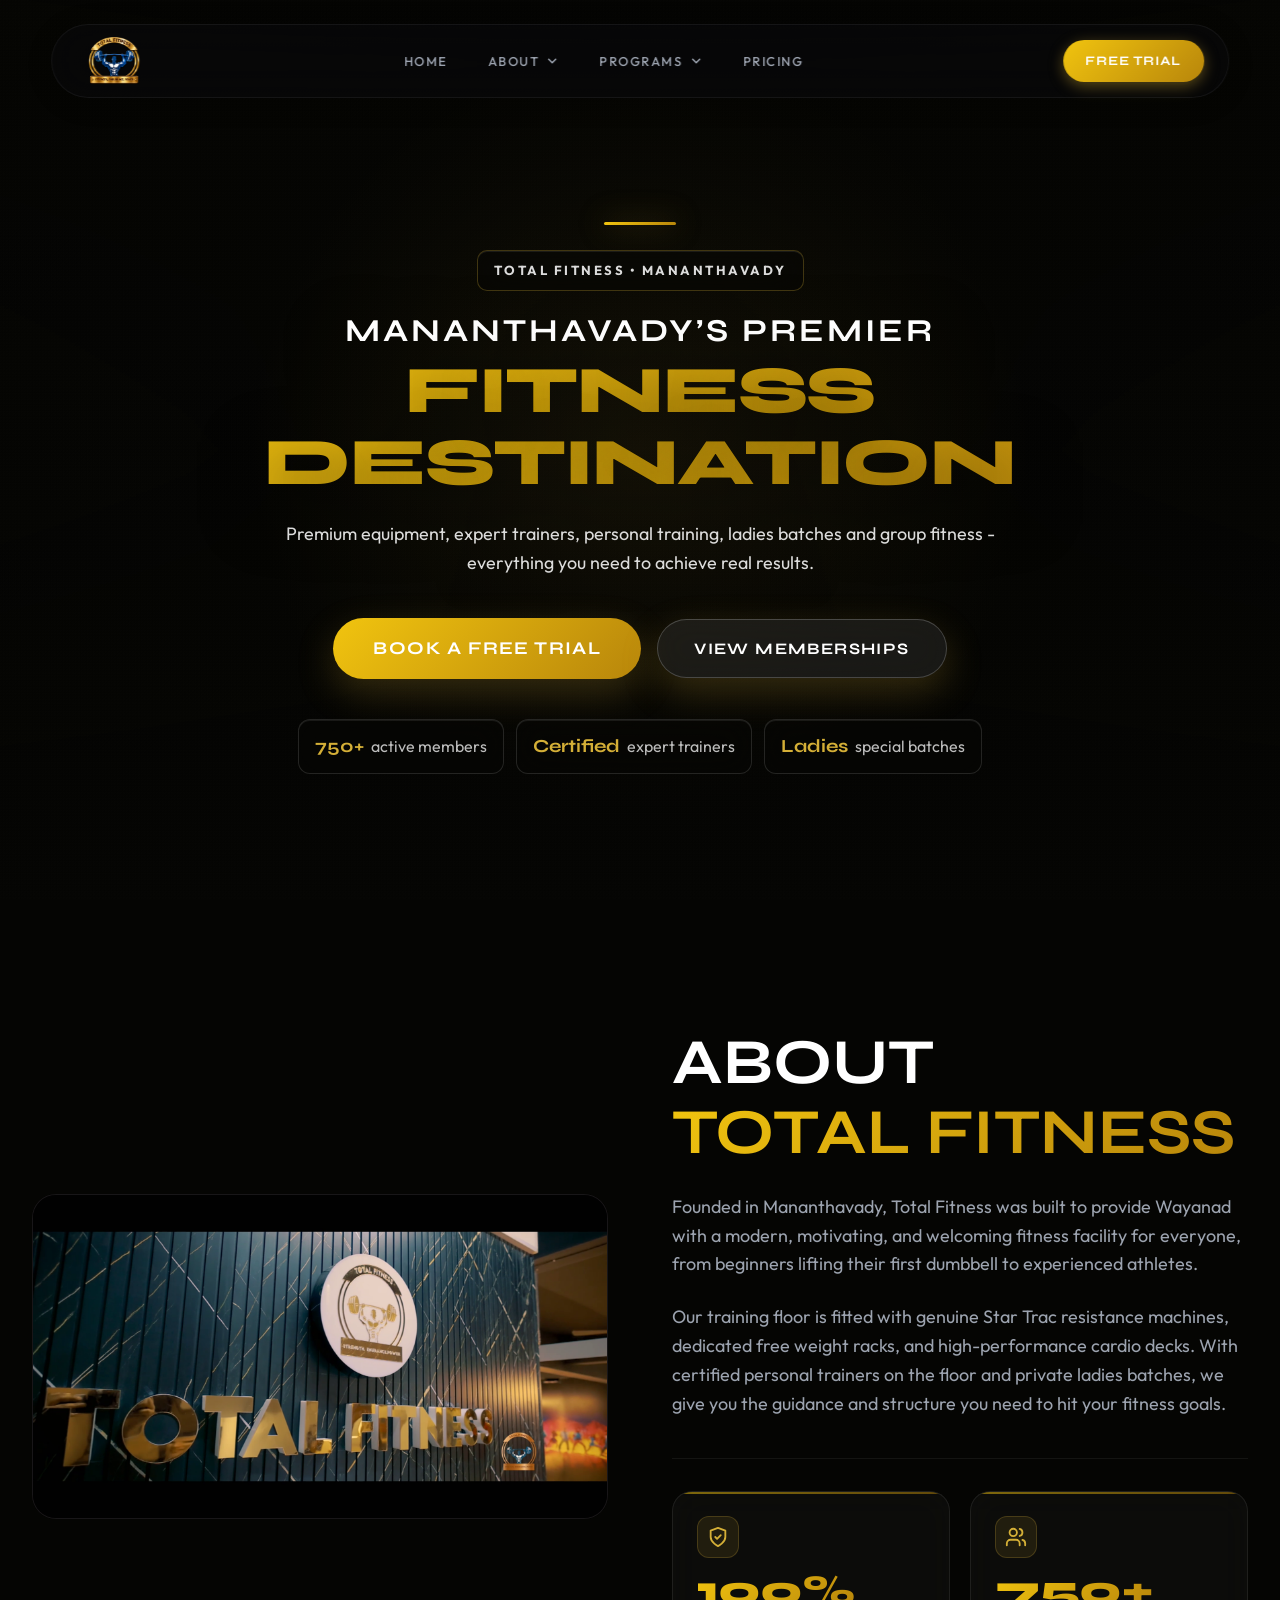
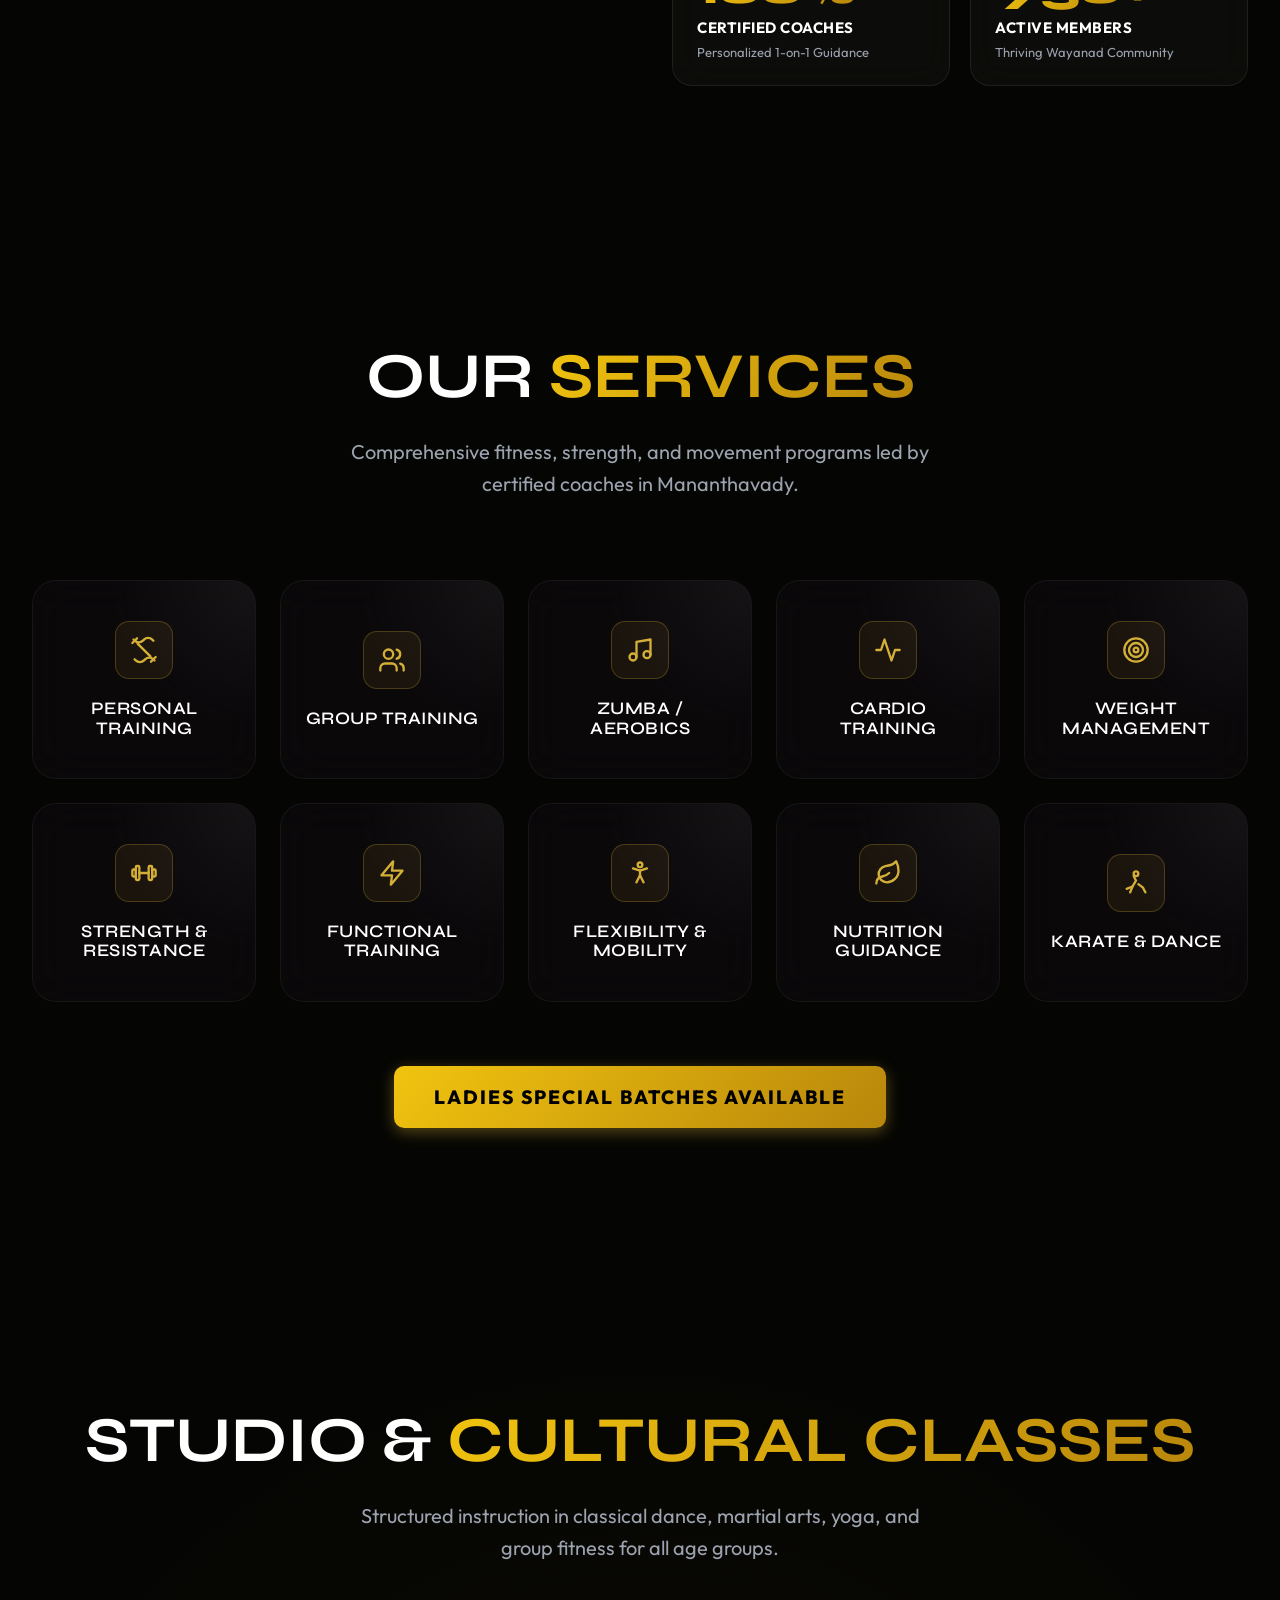
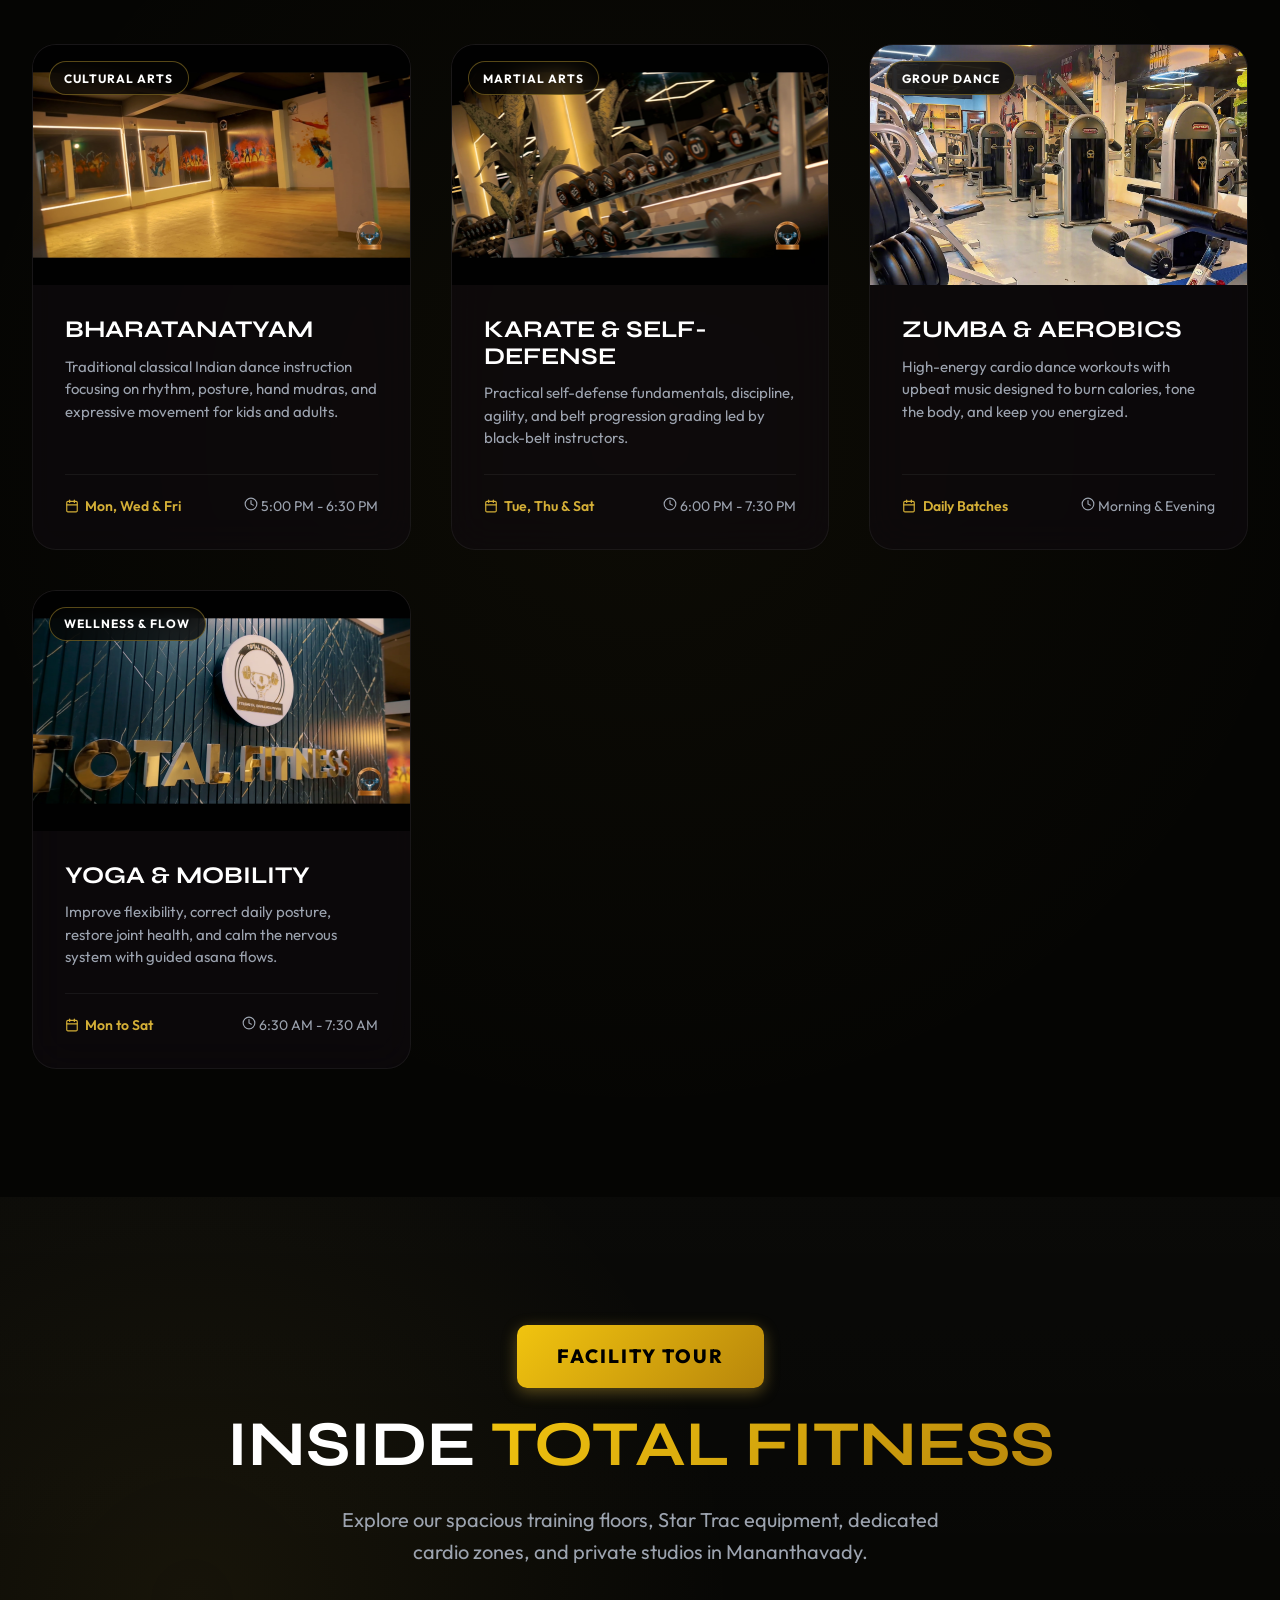
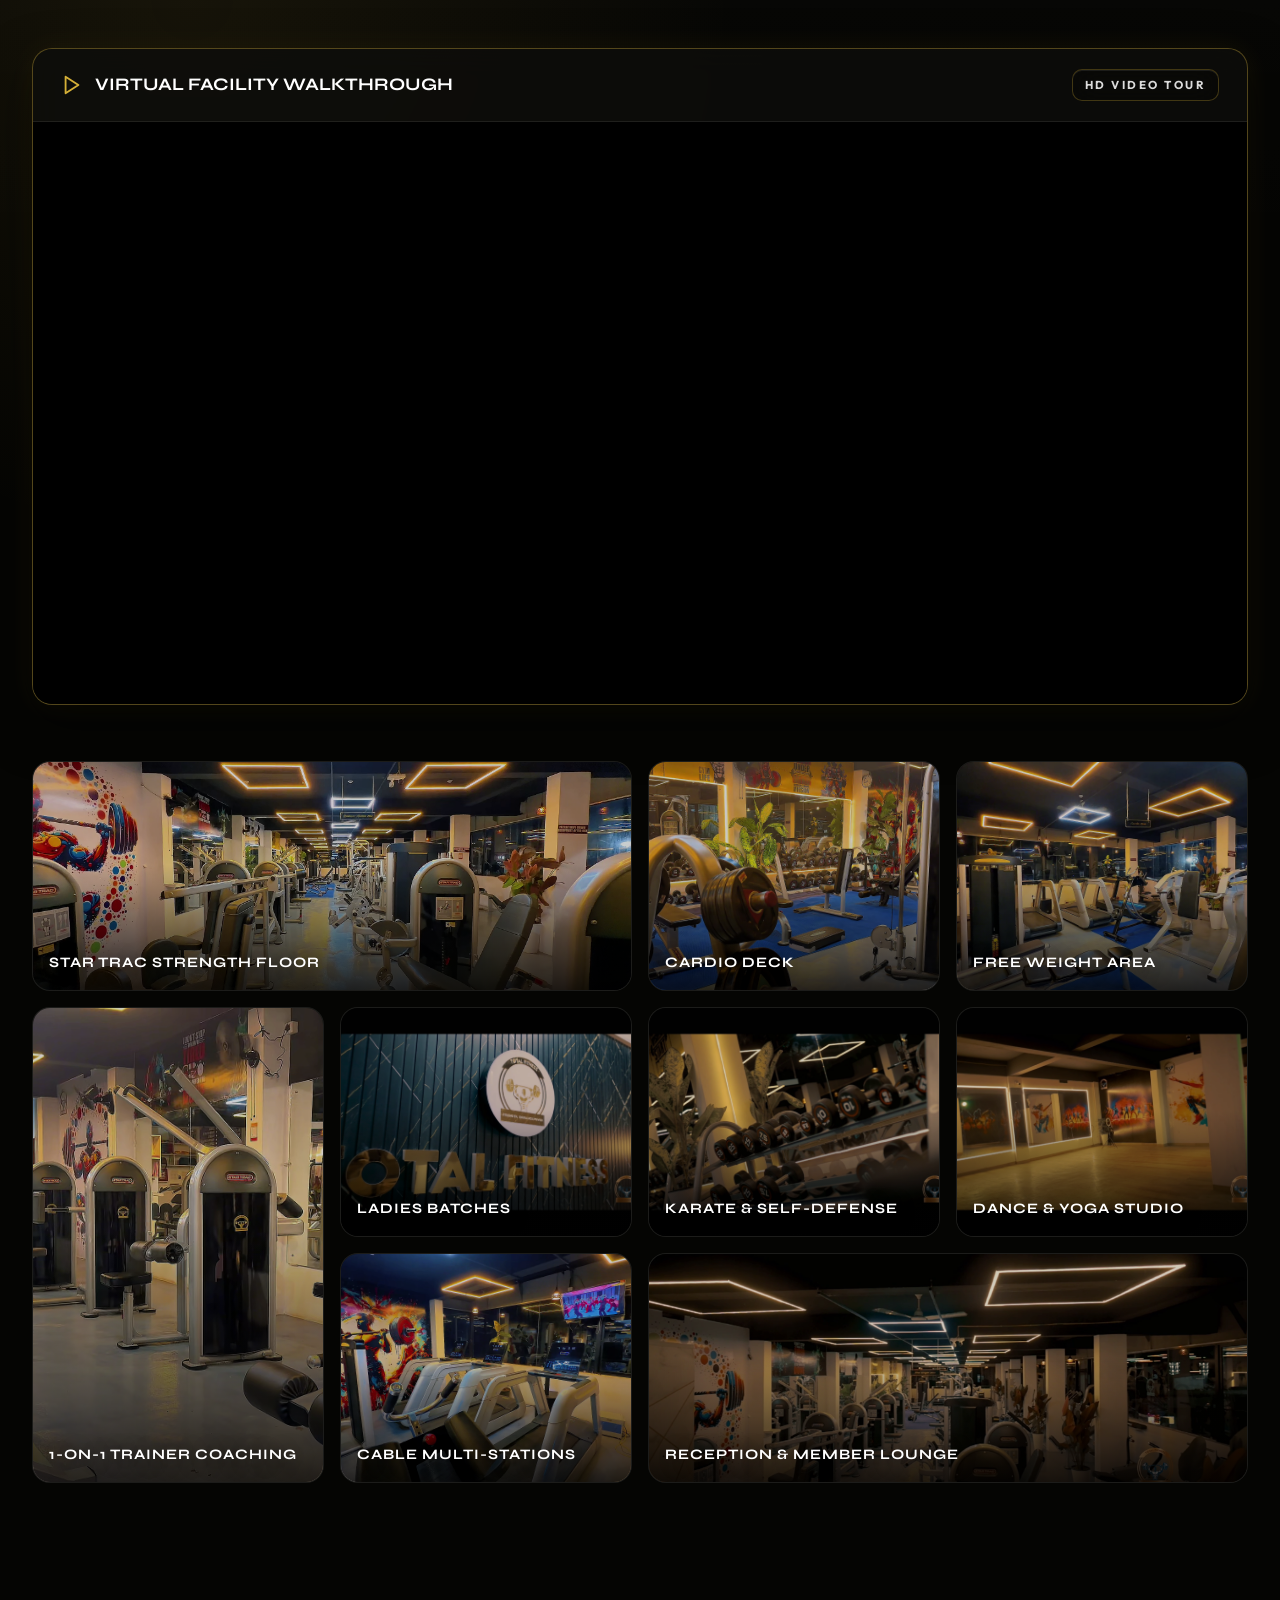
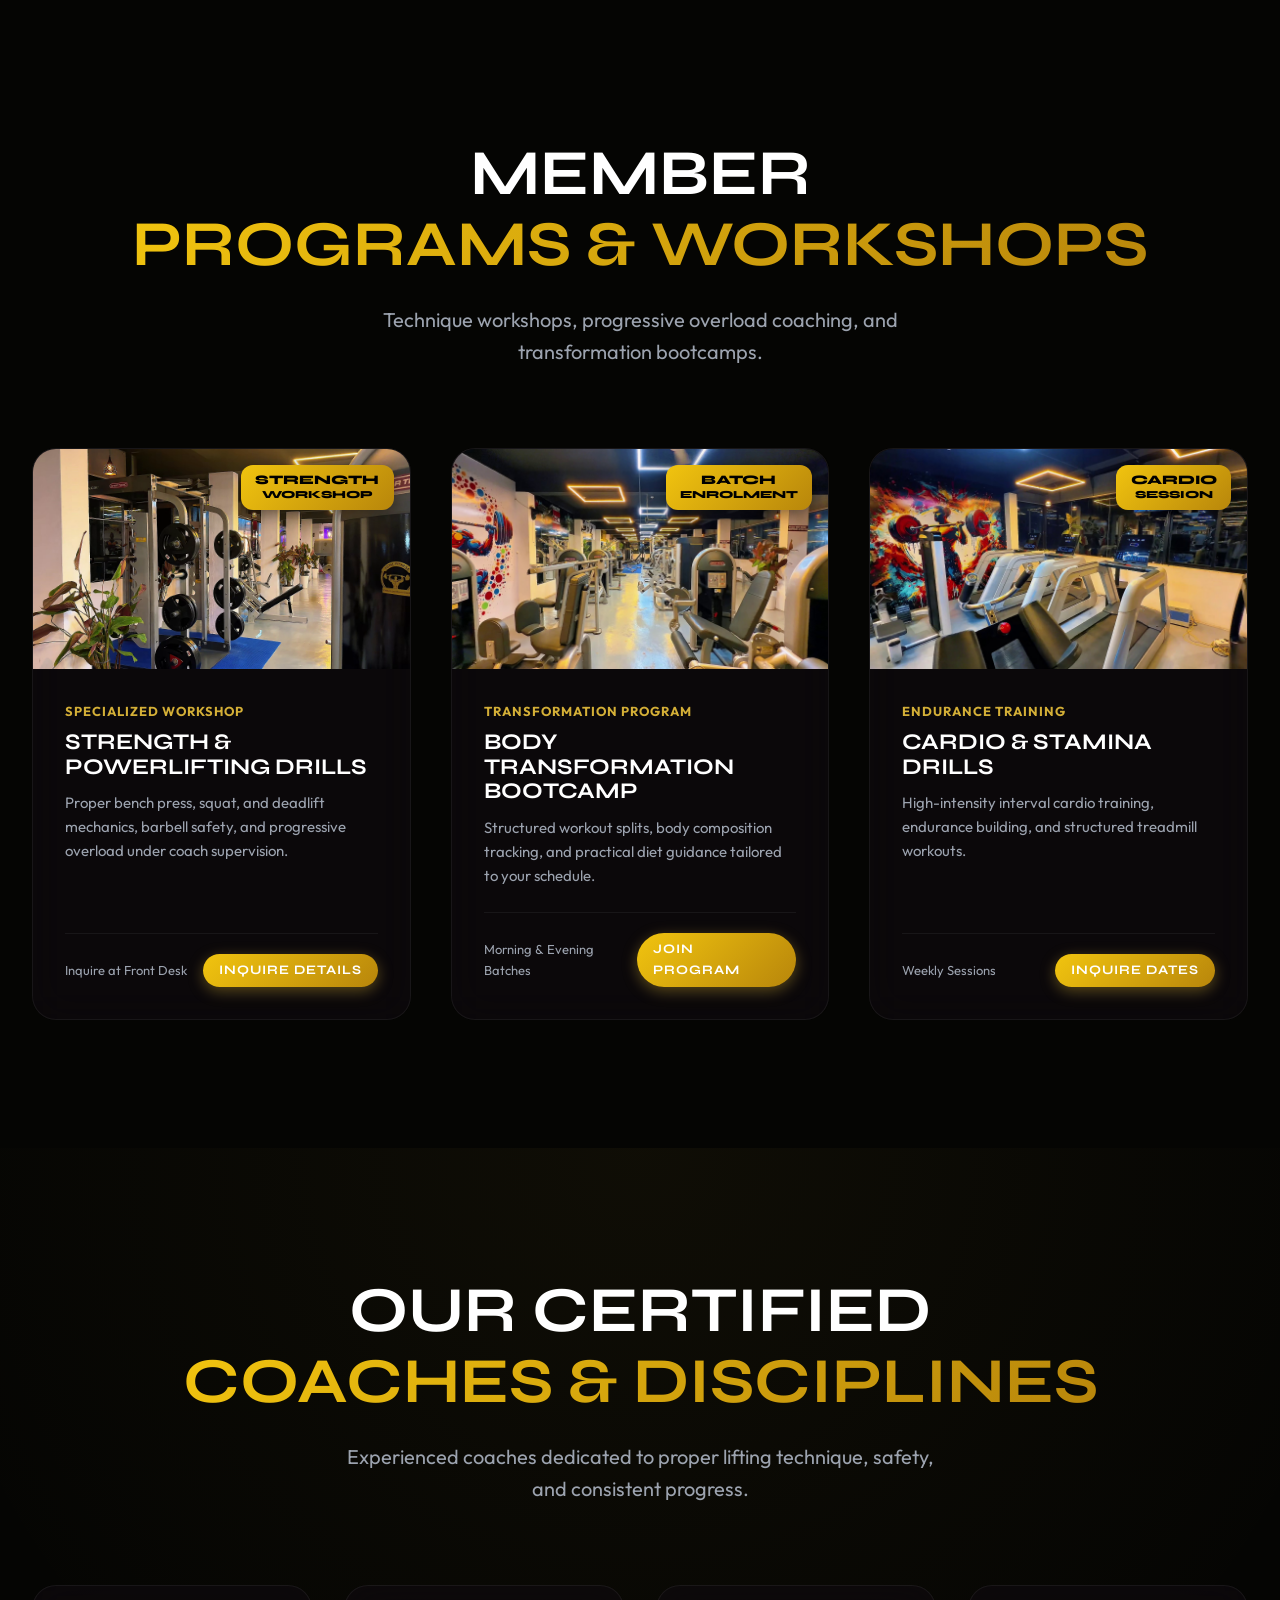
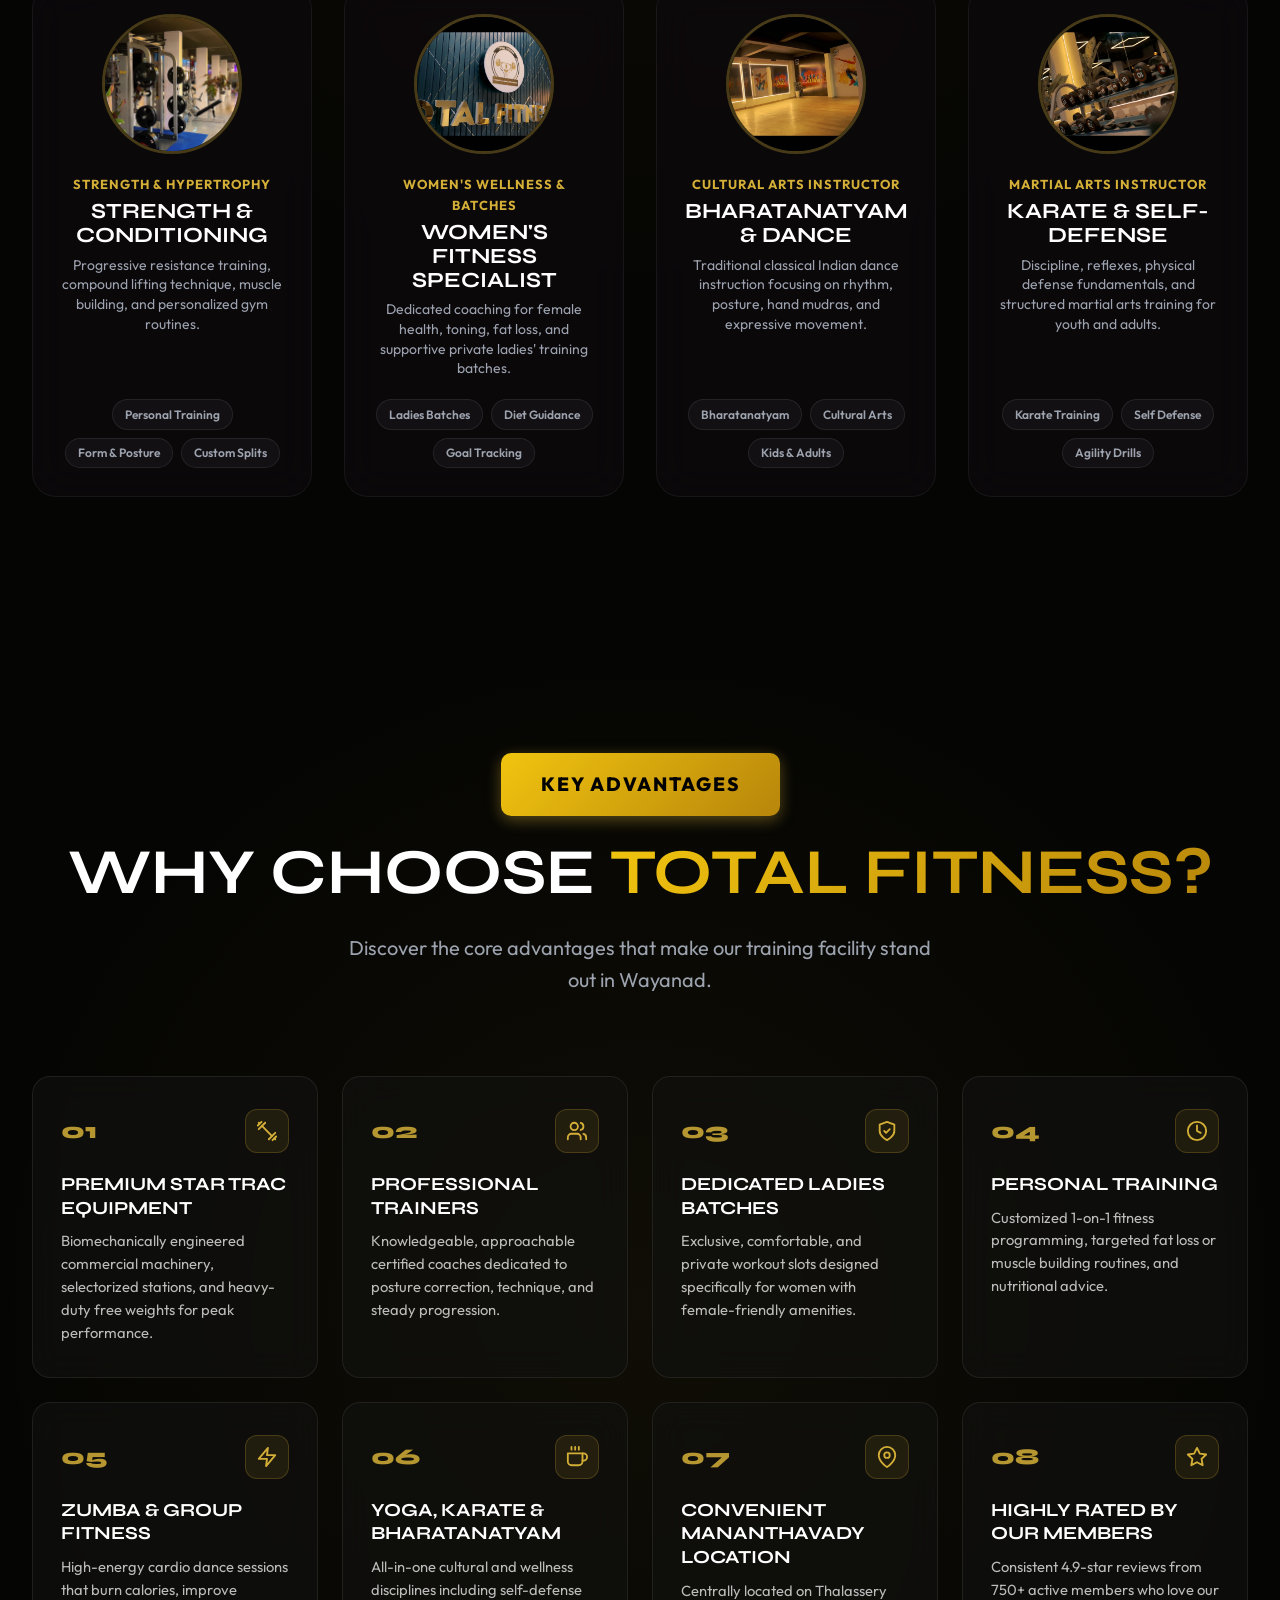
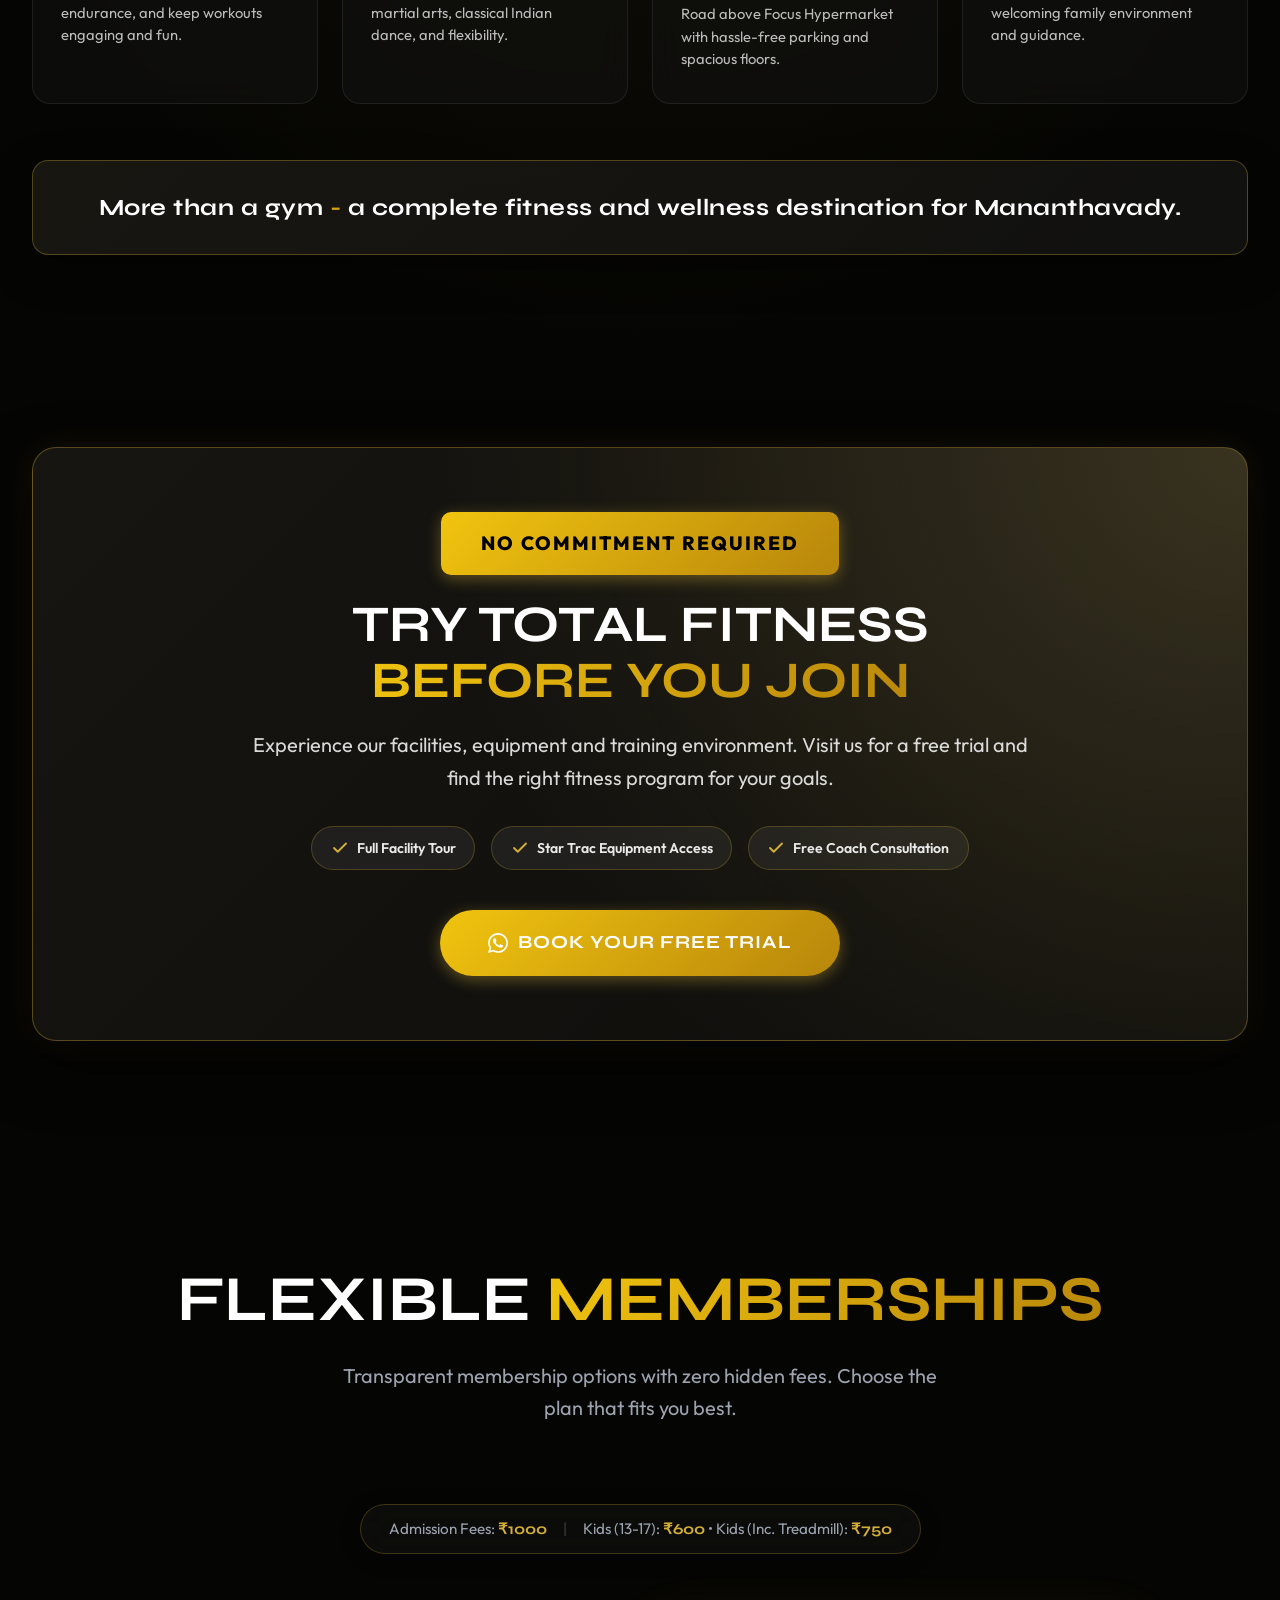
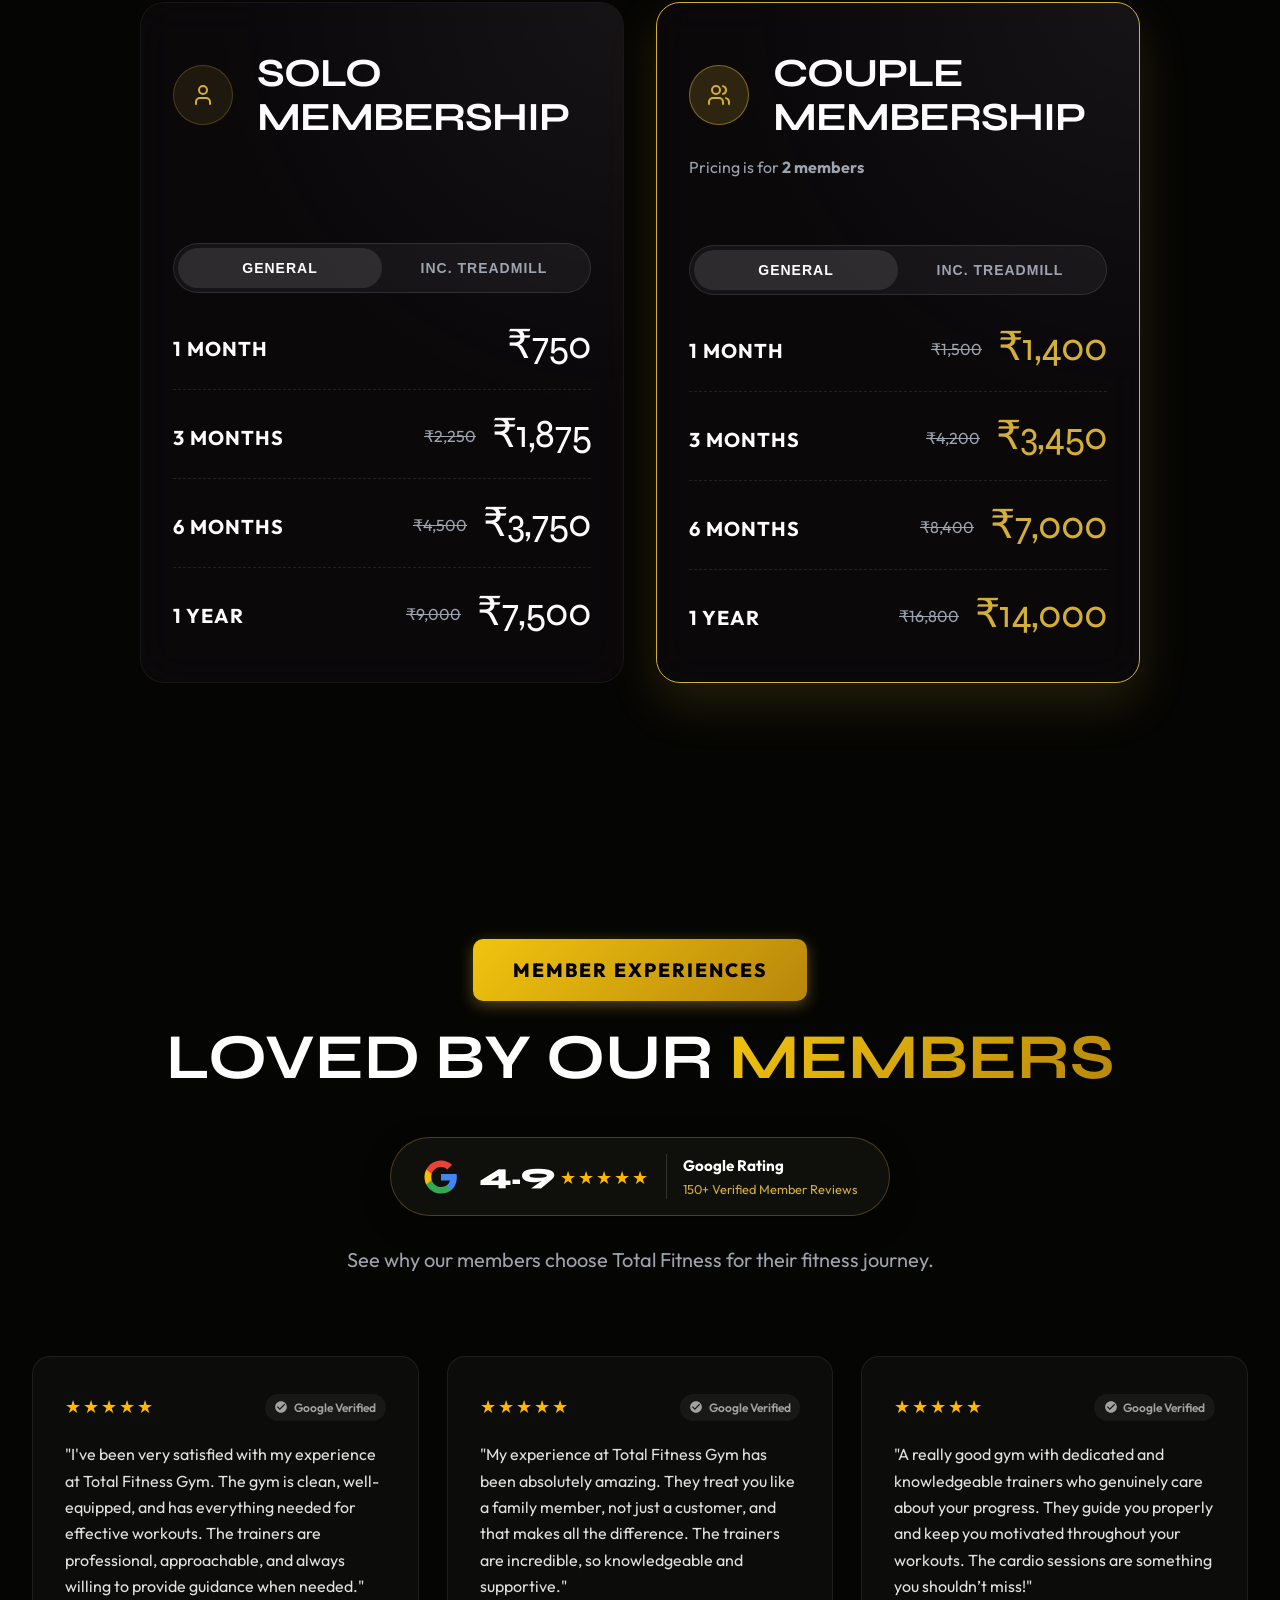
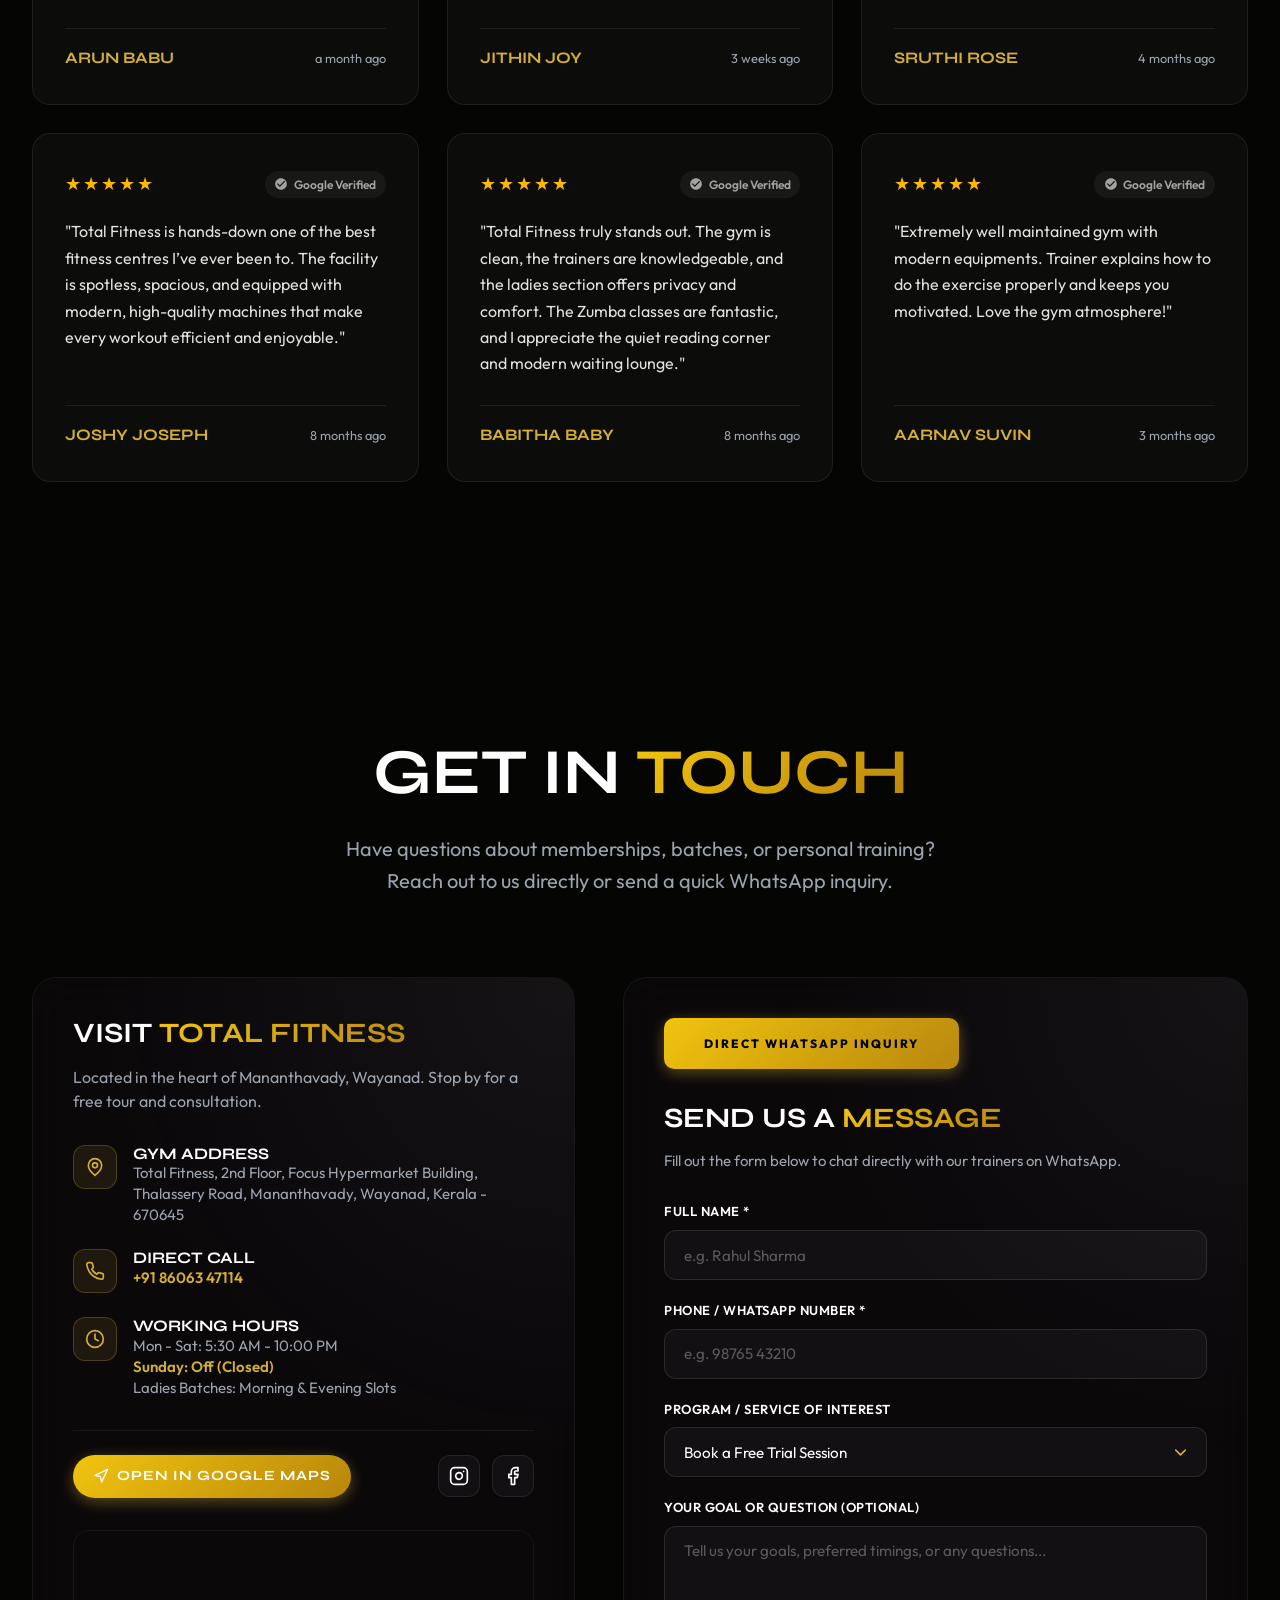
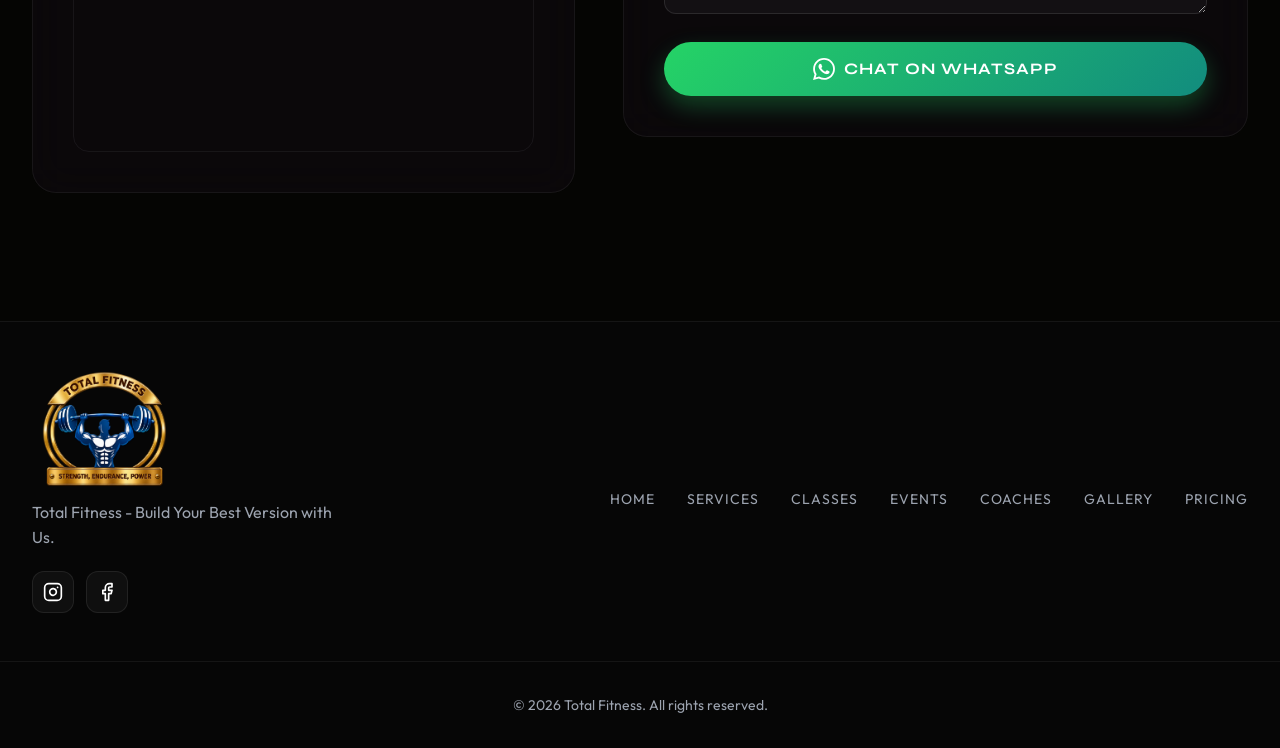
<file: index.html>
<!DOCTYPE html>
<html lang="en">
<head>
  <meta charset="UTF-8">
  <meta name="viewport" content="width=device-width, initial-scale=1.0">
  <title>Total Fitness | Mananthavady’s Complete Fitness Destination</title>
  <meta name="description" content="Total Fitness Mananthavady: Premium equipment, expert trainers, personal training, ladies batches, and group fitness. Book your free trial today.">
  <link rel="preconnect" href="https://fonts.googleapis.com">
  <link rel="preconnect" href="https://fonts.gstatic.com" crossorigin>
  <link href="https://fonts.googleapis.com/css2?family=Outfit:wght@300;400;500;600;700;800&family=Syne:wght@600;700;800&display=swap" rel="stylesheet">
  <link rel="icon" href="totalfitness assets/Total fitnesslogo.png">
  <link rel="stylesheet" href="style.css">
</head>
<body>
  <!-- Header -->
  <header class="glass-header" id="header">
    <div class="header-container">
      <a href="#home" class="logo-wrapper">
        <img src="totalfitness assets/Total fitnesslogo.png" alt="Total Fitness Logo" class="brand-logo">
      </a>

      <nav class="main-nav">
        <a href="#home" class="nav-link">Home</a>
        
        <!-- About Dropdown -->
        <div class="nav-dropdown">
          <button class="nav-dropdown-trigger" type="button" aria-haspopup="true" aria-expanded="false">
            About
            <svg class="chevron" viewBox="0 0 24 24" fill="none" stroke="currentColor" stroke-width="2.5" stroke-linecap="round" stroke-linejoin="round">
              <polyline points="6 9 12 15 18 9"></polyline>
            </svg>
          </button>
          <div class="dropdown-menu">
            <a href="#about" class="dropdown-item">About Gym</a>
            <a href="#why-choose" class="dropdown-item">Why Choose Us</a>
            <a href="#trainers" class="dropdown-item">Our Coaches</a>
            <a href="#gallery" class="dropdown-item">Facility Gallery</a>
            <a href="#reviews" class="dropdown-item">Member Reviews</a>
          </div>
        </div>

        <!-- Programs Dropdown -->
        <div class="nav-dropdown">
          <button class="nav-dropdown-trigger" type="button" aria-haspopup="true" aria-expanded="false">
            Programs
            <svg class="chevron" viewBox="0 0 24 24" fill="none" stroke="currentColor" stroke-width="2.5" stroke-linecap="round" stroke-linejoin="round">
              <polyline points="6 9 12 15 18 9"></polyline>
            </svg>
          </button>
          <div class="dropdown-menu">
            <a href="#services" class="dropdown-item">Gym Services</a>
            <a href="#classes" class="dropdown-item">Studio & Dance Classes</a>
            <a href="#events" class="dropdown-item">Workshops & Events</a>
          </div>
        </div>

        <a href="#pricing" class="nav-link">Pricing</a>
        <a href="#free-trial" class="btn-primary glow-btn mobile-cta-only">Free Trial</a>
      </nav>

      <div class="header-actions">
        <a href="#free-trial" class="btn-primary glow-btn desktop-cta">Free Trial</a>
        <button class="mobile-menu-btn" aria-label="Toggle Menu">
          <span></span><span></span><span></span>
        </button>
      </div>
    </div>
  </header>

  <main>
    <!-- Hero Section -->
    <section id="home" class="hero-section">
      <div class="hero-media" aria-hidden="true">
        <iframe 
          src="https://www.youtube.com/embed/5m6ojjg-ces?autoplay=1&mute=1&controls=0&loop=1&playlist=5m6ojjg-ces&playsinline=1&rel=0&modestbranding=1&enablejsapi=1" 
          title="Total Fitness gym background video"
          frameborder="0" 
          allow="autoplay; encrypted-media; picture-in-picture" 
          allowfullscreen>
        </iframe>
      </div>
      <div class="hero-grain" aria-hidden="true"></div>
      <div class="hero-overlay"></div>
      
      <div class="hero-content reveal-wrapper">
        <div class="badge reveal-item delay-1">TOTAL FITNESS • MANANTHAVADY</div>
        <h1 class="reveal-item delay-2">
          <span class="hero-title-top">MANANTHAVADY’S PREMIER</span>
          <span class="hero-title-main gradient-text">FITNESS DESTINATION</span>
        </h1>
        <p class="hero-desc reveal-item delay-3">Premium equipment, expert trainers, personal training, ladies batches and group fitness - everything you need to achieve real results.</p>
        <div class="hero-actions reveal-item delay-4">
          <a href="#free-trial" class="btn-primary glow-btn">Book a Free Trial</a>
          <a href="#pricing" class="btn-secondary">View Memberships</a>
        </div>
        <div class="hero-proof reveal-item delay-4" aria-label="Gym highlights">
          <span><strong>750+</strong> active members</span>
          <span><strong>Certified</strong> expert trainers</span>
          <span><strong>Ladies</strong> special batches</span>
        </div>
      </div>
    </section>

    <!-- About Us Section -->
    <section id="about" class="about-section section-pad">
      <div class="container about-grid">
        <div class="about-image reveal-item">
          <img src="totalfitness assets/vlcsnap-2026-08-06-02h48m31s026.png" alt="Inside Total Fitness Mananthavady" class="glass-card" loading="lazy">
        </div>
        <div class="about-text reveal-item delay-2">
          <h2>ABOUT <span class="gradient-text">TOTAL FITNESS</span></h2>
          <p>Founded in Mananthavady, Total Fitness was built to provide Wayanad with a modern, motivating, and welcoming fitness facility for everyone, from beginners lifting their first dumbbell to experienced athletes.</p>
          <p>Our training floor is fitted with genuine Star Trac resistance machines, dedicated free weight racks, and high-performance cardio decks. With certified personal trainers on the floor and private ladies batches, we give you the guidance and structure you need to hit your fitness goals.</p>
          <div class="about-stats mt-4">
            <div class="stat-card">
              <div class="stat-icon-wrap">
                <svg width="22" height="22" viewBox="0 0 24 24" fill="none" stroke="currentColor" stroke-width="2" stroke-linecap="round" stroke-linejoin="round">
                  <path d="M12 22s8-4 8-10V5l-8-3-8 3v7c0 6 8 10 8 10z"/>
                  <path d="m9 12 2 2 4-4"/>
                </svg>
              </div>
              <div class="stat-info">
                <h3 class="stat-num gradient-text">100%</h3>
                <span class="stat-title">Certified Coaches</span>
                <p class="stat-sub">Personalized 1-on-1 Guidance</p>
              </div>
            </div>
            <div class="stat-card">
              <div class="stat-icon-wrap">
                <svg width="22" height="22" viewBox="0 0 24 24" fill="none" stroke="currentColor" stroke-width="2" stroke-linecap="round" stroke-linejoin="round">
                  <path d="M16 21v-2a4 4 0 0 0-4-4H6a4 4 0 0 0-4 4v2"/>
                  <circle cx="9" cy="7" r="4"/>
                  <path d="M22 21v-2a4 4 0 0 0-3-3.87"/>
                  <path d="M16 3.13a4 4 0 0 1 0 7.75"/>
                </svg>
              </div>
              <div class="stat-info">
                <h3 class="stat-num gradient-text">750+</h3>
                <span class="stat-title">Active Members</span>
                <p class="stat-sub">Thriving Wayanad Community</p>
              </div>
            </div>
          </div>
        </div>
      </div>
    </section>

    <!-- Services Section -->
    <section id="services" class="features-section section-pad">
      <div class="container">
        <div class="section-title reveal-item">
          <h2>OUR <span class="gradient-text">SERVICES</span></h2>
          <p>Comprehensive fitness, strength, and movement programs led by certified coaches in Mananthavady.</p>
        </div>

        <div class="services-grid">
          <div class="service-card glass-card reveal-item delay-1">
            <div class="service-icon">
              <svg width="28" height="28" viewBox="0 0 24 24" fill="none" stroke="currentColor" stroke-width="2" stroke-linecap="round" stroke-linejoin="round"><path d="m6.5 6.5 11 11"/><path d="m21 21-1-1a5 5 0 0 0-7.07 0l-.93.93a5 5 0 0 1-7.07 0l-1-1"/><path d="m3 3 1 1a5 5 0 0 0 7.07 0l.93-.93a5 5 0 0 1 7.07 0l1 1"/><path d="m18 22 4-4"/><path d="m2 6 4-4"/></svg>
            </div>
            <h3>Personal Training</h3>
          </div>
          <div class="service-card glass-card reveal-item delay-2">
            <div class="service-icon">
              <svg width="28" height="28" viewBox="0 0 24 24" fill="none" stroke="currentColor" stroke-width="2" stroke-linecap="round" stroke-linejoin="round"><path d="M16 21v-2a4 4 0 0 0-4-4H6a4 4 0 0 0-4 4v2"/><circle cx="9" cy="7" r="4"/><path d="M22 21v-2a4 4 0 0 0-3-3.87"/><path d="M16 3.13a4 4 0 0 1 0 7.75"/></svg>
            </div>
            <h3>Group Training</h3>
          </div>
          <div class="service-card glass-card reveal-item delay-3">
            <div class="service-icon">
              <svg width="28" height="28" viewBox="0 0 24 24" fill="none" stroke="currentColor" stroke-width="2" stroke-linecap="round" stroke-linejoin="round"><path d="M9 18V5l12-2v13"/><circle cx="6" cy="18" r="3"/><circle cx="18" cy="16" r="3"/></svg>
            </div>
            <h3>Zumba / Aerobics</h3>
          </div>
          <div class="service-card glass-card reveal-item delay-4">
            <div class="service-icon">
              <svg width="28" height="28" viewBox="0 0 24 24" fill="none" stroke="currentColor" stroke-width="2" stroke-linecap="round" stroke-linejoin="round"><path d="M22 12h-4l-3 9L9 3l-3 9H2"/></svg>
            </div>
            <h3>Cardio Training</h3>
          </div>
          <div class="service-card glass-card reveal-item delay-1">
            <div class="service-icon">
              <svg width="28" height="28" viewBox="0 0 24 24" fill="none" stroke="currentColor" stroke-width="2" stroke-linecap="round" stroke-linejoin="round"><circle cx="12" cy="12" r="10"/><circle cx="12" cy="12" r="6"/><circle cx="12" cy="12" r="2"/></svg>
            </div>
            <h3>Weight Management</h3>
          </div>
          <div class="service-card glass-card reveal-item delay-2">
            <div class="service-icon">
              <svg width="28" height="28" viewBox="0 0 24 24" fill="none" stroke="currentColor" stroke-width="2" stroke-linecap="round" stroke-linejoin="round"><rect x="2" y="9" width="3" height="6" rx="1"/><rect x="19" y="9" width="3" height="6" rx="1"/><rect x="5" y="6" width="3" height="12" rx="1"/><rect x="16" y="6" width="3" height="12" rx="1"/><line x1="8" y1="12" x2="16" y2="12"/></svg>
            </div>
            <h3>Strength & Resistance</h3>
          </div>
          <div class="service-card glass-card reveal-item delay-3">
            <div class="service-icon">
              <svg width="28" height="28" viewBox="0 0 24 24" fill="none" stroke="currentColor" stroke-width="2" stroke-linecap="round" stroke-linejoin="round"><polygon points="13 2 3 14 12 14 11 22 21 10 12 10 13 2"/></svg>
            </div>
            <h3>Functional Training</h3>
          </div>
          <div class="service-card glass-card reveal-item delay-4">
            <div class="service-icon">
              <svg width="28" height="28" viewBox="0 0 24 24" fill="none" stroke="currentColor" stroke-width="2" stroke-linecap="round" stroke-linejoin="round"><circle cx="12" cy="5" r="2"/><path d="m9 20 3-6 3 6"/><path d="m6 8 6 2 6-2"/><path d="M12 10v4"/></svg>
            </div>
            <h3>Flexibility & Mobility</h3>
          </div>
          <div class="service-card glass-card reveal-item delay-1">
            <div class="service-icon">
              <svg width="28" height="28" viewBox="0 0 24 24" fill="none" stroke="currentColor" stroke-width="2" stroke-linecap="round" stroke-linejoin="round"><path d="M11 20A7 7 0 0 1 9.8 6.1C15.5 5 17 4.48 19 2c1 2 2 4.18 2 8 0 5.5-4.78 10-10 10Z"/><path d="M2 21c0-3 1.85-5.36 5.08-6C9.5 14.52 12 13 13 12"/></svg>
            </div>
            <h3>Nutrition Guidance</h3>
          </div>
          <div class="service-card glass-card reveal-item delay-2">
            <div class="service-icon">
              <svg width="28" height="28" viewBox="0 0 24 24" fill="none" stroke="currentColor" stroke-width="2" stroke-linecap="round" stroke-linejoin="round"><circle cx="12" cy="4" r="2"/><path d="m4 17 5-2 3-5-2-4"/><path d="m14 13 4 3 2 4"/><path d="m9 15-2 5"/></svg>
            </div>
            <h3>Karate & Dance</h3>
          </div>
        </div>

        <div class="text-center mt-4 reveal-item delay-3" style="text-align: center; margin-top: 4rem;">
          <div class="badge glow-badge">LADIES SPECIAL BATCHES AVAILABLE</div>
        </div>
      </div>
    </section>

    <!-- Studio & Cultural Classes Section -->
    <section id="classes" class="classes-section section-pad" style="background: radial-gradient(circle at center, rgba(212, 175, 55, 0.04), transparent 70%);">
      <div class="container">
        <div class="section-title reveal-item">
          <h2>STUDIO & <span class="gradient-text">CULTURAL CLASSES</span></h2>
          <p>Structured instruction in classical dance, martial arts, yoga, and group fitness for all age groups.</p>
        </div>

        <div class="classes-grid">
          <!-- Bharatanatyam -->
          <div class="class-card reveal-item delay-1">
            <div class="class-img-box">
              <span class="class-badge">CULTURAL ARTS</span>
              <img src="totalfitness assets/vlcsnap-2026-08-06-02h51m44s915.png" alt="Dance Studio at Total Fitness" loading="lazy">
            </div>
            <div class="class-body">
              <h3>BHARATANATYAM</h3>
              <p>Traditional classical Indian dance instruction focusing on rhythm, posture, hand mudras, and expressive movement for kids and adults.</p>
              <div class="class-meta">
                <span class="schedule">
                  <svg width="14" height="14" viewBox="0 0 24 24" fill="none" stroke="currentColor" stroke-width="2" stroke-linecap="round" stroke-linejoin="round"><rect x="3" y="4" width="18" height="18" rx="2" ry="2"/><line x1="16" y1="2" x2="16" y2="6"/><line x1="8" y1="2" x2="8" y2="6"/><line x1="3" y1="10" x2="21" y2="10"/></svg>
                  Mon, Wed & Fri
                </span>
                <span>
                  <svg width="14" height="14" viewBox="0 0 24 24" fill="none" stroke="currentColor" stroke-width="2" stroke-linecap="round" stroke-linejoin="round"><circle cx="12" cy="12" r="10"/><polyline points="12 6 12 12 16 14"/></svg>
                  5:00 PM - 6:30 PM
                </span>
              </div>
            </div>
          </div>

          <!-- Karate & Self Defense -->
          <div class="class-card reveal-item delay-2">
            <div class="class-img-box">
              <span class="class-badge">MARTIAL ARTS</span>
              <img src="totalfitness assets/vlcsnap-2026-08-06-02h50m17s241.png" alt="Martial Arts Studio Floor" loading="lazy">
            </div>
            <div class="class-body">
              <h3>KARATE & SELF-DEFENSE</h3>
              <p>Practical self-defense fundamentals, discipline, agility, and belt progression grading led by black-belt instructors.</p>
              <div class="class-meta">
                <span class="schedule">
                  <svg width="14" height="14" viewBox="0 0 24 24" fill="none" stroke="currentColor" stroke-width="2" stroke-linecap="round" stroke-linejoin="round"><rect x="3" y="4" width="18" height="18" rx="2" ry="2"/><line x1="16" y1="2" x2="16" y2="6"/><line x1="8" y1="2" x2="8" y2="6"/><line x1="3" y1="10" x2="21" y2="10"/></svg>
                  Tue, Thu & Sat
                </span>
                <span>
                  <svg width="14" height="14" viewBox="0 0 24 24" fill="none" stroke="currentColor" stroke-width="2" stroke-linecap="round" stroke-linejoin="round"><circle cx="12" cy="12" r="10"/><polyline points="12 6 12 12 16 14"/></svg>
                  6:00 PM - 7:30 PM
                </span>
              </div>
            </div>
          </div>

          <!-- Zumba & Aerobics -->
          <div class="class-card reveal-item delay-3">
            <div class="class-img-box">
              <span class="class-badge">GROUP DANCE</span>
              <img src="totalfitness assets/WhatsApp Image 2026-08-06 at 03.52.09 (1).jpeg" alt="Group Training Studio" loading="lazy">
            </div>
            <div class="class-body">
              <h3>ZUMBA & AEROBICS</h3>
              <p>High-energy cardio dance workouts with upbeat music designed to burn calories, tone the body, and keep you energized.</p>
              <div class="class-meta">
                <span class="schedule">
                  <svg width="14" height="14" viewBox="0 0 24 24" fill="none" stroke="currentColor" stroke-width="2" stroke-linecap="round" stroke-linejoin="round"><rect x="3" y="4" width="18" height="18" rx="2" ry="2"/><line x1="16" y1="2" x2="16" y2="6"/><line x1="8" y1="2" x2="8" y2="6"/><line x1="3" y1="10" x2="21" y2="10"/></svg>
                  Daily Batches
                </span>
                <span>
                  <svg width="14" height="14" viewBox="0 0 24 24" fill="none" stroke="currentColor" stroke-width="2" stroke-linecap="round" stroke-linejoin="round"><circle cx="12" cy="12" r="10"/><polyline points="12 6 12 12 16 14"/></svg>
                  Morning & Evening
                </span>
              </div>
            </div>
          </div>

          <!-- Yoga & Flexibility -->
          <div class="class-card reveal-item delay-4">
            <div class="class-img-box">
              <span class="class-badge">WELLNESS & FLOW</span>
              <img src="totalfitness assets/vlcsnap-2026-08-06-02h48m31s026.png" alt="Yoga and Mobility Space" loading="lazy">
            </div>
            <div class="class-body">
              <h3>YOGA & MOBILITY</h3>
              <p>Improve flexibility, correct daily posture, restore joint health, and calm the nervous system with guided asana flows.</p>
              <div class="class-meta">
                <span class="schedule">
                  <svg width="14" height="14" viewBox="0 0 24 24" fill="none" stroke="currentColor" stroke-width="2" stroke-linecap="round" stroke-linejoin="round"><rect x="3" y="4" width="18" height="18" rx="2" ry="2"/><line x1="16" y1="2" x2="16" y2="6"/><line x1="8" y1="2" x2="8" y2="6"/><line x1="3" y1="10" x2="21" y2="10"/></svg>
                  Mon to Sat
                </span>
                <span>
                  <svg width="14" height="14" viewBox="0 0 24 24" fill="none" stroke="currentColor" stroke-width="2" stroke-linecap="round" stroke-linejoin="round"><circle cx="12" cy="12" r="10"/><polyline points="12 6 12 12 16 14"/></svg>
                  6:30 AM - 7:30 AM
                </span>
              </div>
            </div>
          </div>
        </div>
      </div>
    </section>

    <!-- Facility Gallery & Walkthrough Tour Section -->
    <section id="gallery" class="gallery-section section-pad">
      <div class="container">
        <div class="section-title reveal-item text-center">
          <div class="badge glow-badge mb-3">FACILITY TOUR</div>
          <h2>INSIDE <span class="gradient-text">TOTAL FITNESS</span></h2>
          <p class="section-desc">Explore our spacious training floors, Star Trac equipment, dedicated cardio zones, and private studios in Mananthavady.</p>
        </div>

        <!-- Video Walkthrough Tour Showcase -->
        <div class="gallery-video-showcase reveal-item delay-1">
          <div class="gallery-video-card">
            <div class="gallery-video-header">
              <div class="gallery-video-header-left">
                <svg width="22" height="22" viewBox="0 0 24 24" fill="none" stroke="currentColor" stroke-width="2" stroke-linecap="round" stroke-linejoin="round" style="color: var(--accent-color);"><polygon points="5 3 19 12 5 21 5 3"/></svg>
                <h3>Virtual Facility Walkthrough</h3>
              </div>
              <span class="badge" style="margin: 0; font-size: 0.72rem; padding: 0.35rem 0.75rem;">HD VIDEO TOUR</span>
            </div>
            <div class="gallery-video-wrap">
              <iframe 
                src="https://www.youtube.com/embed/5m6ojjg-ces?controls=1&rel=0&modestbranding=1" 
                title="Total Fitness Gym Walkthrough Tour Mananthavady" 
                loading="lazy" 
                allow="accelerometer; autoplay; clipboard-write; encrypted-media; gyroscope; picture-in-picture" 
                allowfullscreen>
              </iframe>
            </div>
          </div>
        </div>

        <!-- Bento Photo Gallery -->
        <div class="bento-grid">
          <!-- Item 1: Main Strength Floor -->
          <figure class="bento-item bento-wide reveal-item delay-1">
            <img src="totalfitness assets/vlcsnap-2026-08-06-02h40m56s237.png" alt="Star Trac strength training floor at Total Fitness" loading="lazy">
            <figcaption>Star Trac Strength Floor</figcaption>
          </figure>

          <!-- Item 2: Cardio Zone -->
          <figure class="bento-item reveal-item delay-2">
            <img src="totalfitness assets/vlcsnap-2026-08-06-02h42m01s416.png" alt="Cardio decks and treadmills" loading="lazy">
            <figcaption>Cardio Deck</figcaption>
          </figure>

          <!-- Item 3: Free Weights & Dumbbells -->
          <figure class="bento-item reveal-item delay-3">
            <img src="totalfitness assets/vlcsnap-2026-08-06-02h42m35s182.png" alt="Heavy dumbbell rack and free weights" loading="lazy">
            <figcaption>Free Weight Area</figcaption>
          </figure>

          <!-- Item 4: Trainer Coaching -->
          <figure class="bento-item bento-tall reveal-item delay-4">
            <img src="totalfitness assets/vlcsnap-2026-08-06-02h45m18s251.png" alt="Certified trainer coaching a member" loading="lazy">
            <figcaption>1-on-1 Trainer Coaching</figcaption>
          </figure>

          <!-- Item 5: Ladies Batches -->
          <figure class="bento-item reveal-item delay-1">
            <img src="totalfitness assets/vlcsnap-2026-08-06-02h48m31s026.png" alt="Private ladies workout batch consultation" loading="lazy">
            <figcaption>Ladies Batches</figcaption>
          </figure>

          <!-- Item 6: Martial Arts & Karate -->
          <figure class="bento-item reveal-item delay-2">
            <img src="totalfitness assets/vlcsnap-2026-08-06-02h50m17s241.png" alt="Martial arts and self-defense training area" loading="lazy">
            <figcaption>Karate & Self-Defense</figcaption>
          </figure>

          <!-- Item 7: Dance & Yoga Studio -->
          <figure class="bento-item reveal-item delay-3">
            <img src="totalfitness assets/vlcsnap-2026-08-06-02h51m44s915.png" alt="Bharatanatyam and cultural dance studio" loading="lazy">
            <figcaption>Dance & Yoga Studio</figcaption>
          </figure>

          <!-- Item 8: Cable & Multi-Stations -->
          <figure class="bento-item reveal-item delay-4">
            <img src="totalfitness assets/vlcsnap-2026-08-06-02h43m47s839.png" alt="Cable crossover and lat pulldown machinery" loading="lazy">
            <figcaption>Cable Multi-Stations</figcaption>
          </figure>

          <!-- Item 9: Reception & Welcome Lounge -->
          <figure class="bento-item bento-wide reveal-item delay-1">
            <img src="totalfitness assets/vlcsnap-2026-08-06-02h55m43s801.png" alt="Gym front desk and reception lounge" loading="lazy">
            <figcaption>Reception & Member Lounge</figcaption>
          </figure>
        </div>
      </div>
    </section>

    <!-- Events & Workshops Section -->
    <section id="events" class="events-section section-pad">
      <div class="container">
        <div class="section-title reveal-item">
          <h2>MEMBER <span class="gradient-text">PROGRAMS & WORKSHOPS</span></h2>
          <p>Technique workshops, progressive overload coaching, and transformation bootcamps.</p>
        </div>

        <div class="events-grid">
          <!-- Event 1 -->
          <div class="event-card reveal-item delay-1">
            <div class="event-img-wrap">
              <span class="event-date-badge">STRENGTH<br><small>WORKSHOP</small></span>
              <img src="totalfitness assets/vlcsnap-2026-08-06-02h44m29s656.png" alt="Strength & Powerlifting Setup" loading="lazy">
            </div>
            <div class="event-body">
              <span class="event-category">SPECIALIZED WORKSHOP</span>
              <h3>STRENGTH & POWERLIFTING DRILLS</h3>
              <p>Proper bench press, squat, and deadlift mechanics, barbell safety, and progressive overload under coach supervision.</p>
              <div class="event-footer">
                <span class="event-location">Inquire at Front Desk</span>
                <a href="#location" class="btn-primary" style="padding: 0.4rem 1rem; font-size: 0.8125rem;">Inquire Details</a>
              </div>
            </div>
          </div>

          <!-- Event 2 -->
          <div class="event-card reveal-item delay-2">
            <div class="event-img-wrap">
              <span class="event-date-badge">BATCH<br><small>ENROLMENT</small></span>
              <img src="totalfitness assets/WhatsApp Image 2026-08-06 at 03.52.08.jpeg" alt="Transformation Bootcamp" loading="lazy">
            </div>
            <div class="event-body">
              <span class="event-category">TRANSFORMATION PROGRAM</span>
              <h3>BODY TRANSFORMATION BOOTCAMP</h3>
              <p>Structured workout splits, body composition tracking, and practical diet guidance tailored to your schedule.</p>
              <div class="event-footer">
                <span class="event-location">Morning & Evening Batches</span>
                <a href="#location" class="btn-primary" style="padding: 0.4rem 1rem; font-size: 0.8125rem;">Join Program</a>
              </div>
            </div>
          </div>

          <!-- Event 3 -->
          <div class="event-card reveal-item delay-3">
            <div class="event-img-wrap">
              <span class="event-date-badge">CARDIO<br><small>SESSION</small></span>
              <img src="totalfitness assets/WhatsApp Image 2026-08-06 at 03.52.08 (4).jpeg" alt="Cardio Conditioning Deck" loading="lazy">
            </div>
            <div class="event-body">
              <span class="event-category">ENDURANCE TRAINING</span>
              <h3>CARDIO & STAMINA DRILLS</h3>
              <p>High-intensity interval cardio training, endurance building, and structured treadmill workouts.</p>
              <div class="event-footer">
                <span class="event-location">Weekly Sessions</span>
                <a href="#location" class="btn-primary" style="padding: 0.4rem 1rem; font-size: 0.8125rem;">Inquire Dates</a>
              </div>
            </div>
          </div>
        </div>
      </div>
    </section>

    <!-- Meet Our Coaches Section -->
    <section id="trainers" class="trainers-section section-pad" style="background: radial-gradient(circle at top center, rgba(212, 175, 55, 0.05), transparent 60%);">
      <div class="container">
        <div class="section-title reveal-item">
          <h2>OUR CERTIFIED <span class="gradient-text">COACHES & DISCIPLINES</span></h2>
          <p>Experienced coaches dedicated to proper lifting technique, safety, and consistent progress.</p>
        </div>

        <div class="trainers-grid">
          <!-- Discipline 1 -->
          <div class="trainer-card reveal-item delay-1">
            <div class="trainer-avatar">
              <img src="totalfitness assets/vlcsnap-2026-08-06-02h44m29s656.png" alt="Strength & Hypertrophy Training" loading="lazy">
            </div>
            <span class="trainer-role">STRENGTH & HYPERTROPHY</span>
            <h3>Strength & Conditioning</h3>
            <p class="trainer-bio">Progressive resistance training, compound lifting technique, muscle building, and personalized gym routines.</p>
            <div class="trainer-tags">
              <span>Personal Training</span>
              <span>Form & Posture</span>
              <span>Custom Splits</span>
            </div>
          </div>

          <!-- Discipline 2 -->
          <div class="trainer-card reveal-item delay-2">
            <div class="trainer-avatar">
              <img src="totalfitness assets/vlcsnap-2026-08-06-02h48m31s026.png" alt="Women's Fitness Batches" loading="lazy">
            </div>
            <span class="trainer-role">WOMEN'S WELLNESS & BATCHES</span>
            <h3>Women's Fitness Specialist</h3>
            <p class="trainer-bio">Dedicated coaching for female health, toning, fat loss, and supportive private ladies' training batches.</p>
            <div class="trainer-tags">
              <span>Ladies Batches</span>
              <span>Diet Guidance</span>
              <span>Goal Tracking</span>
            </div>
          </div>

          <!-- Discipline 3 -->
          <div class="trainer-card reveal-item delay-3">
            <div class="trainer-avatar">
              <img src="totalfitness assets/vlcsnap-2026-08-06-02h51m44s915.png" alt="Cultural Dance Studio" loading="lazy">
            </div>
            <span class="trainer-role">CULTURAL ARTS INSTRUCTOR</span>
            <h3>Bharatanatyam & Dance</h3>
            <p class="trainer-bio">Traditional classical Indian dance instruction focusing on rhythm, posture, hand mudras, and expressive movement.</p>
            <div class="trainer-tags">
              <span>Bharatanatyam</span>
              <span>Cultural Arts</span>
              <span>Kids & Adults</span>
            </div>
          </div>

          <!-- Discipline 4 -->
          <div class="trainer-card reveal-item delay-4">
            <div class="trainer-avatar">
              <img src="totalfitness assets/vlcsnap-2026-08-06-02h50m17s241.png" alt="Martial Arts & Self-Defense" loading="lazy">
            </div>
            <span class="trainer-role">MARTIAL ARTS INSTRUCTOR</span>
            <h3>Karate & Self-Defense</h3>
            <p class="trainer-bio">Discipline, reflexes, physical defense fundamentals, and structured martial arts training for youth and adults.</p>
            <div class="trainer-tags">
              <span>Karate Training</span>
              <span>Self Defense</span>
              <span>Agility Drills</span>
            </div>
          </div>
        </div>
      </div>
    </section>

    <!-- Why Choose Total Fitness Section -->
    <section id="why-choose" class="why-choose-section section-pad">
      <div class="container">
        <div class="section-title reveal-item text-center">
          <div class="badge glow-badge mb-3">KEY ADVANTAGES</div>
          <h2>WHY CHOOSE <span class="gradient-text">TOTAL FITNESS?</span></h2>
          <p class="section-desc">Discover the core advantages that make our training facility stand out in Wayanad.</p>
        </div>

        <div class="why-grid">
          <!-- Item 1 -->
          <div class="why-card reveal-item delay-1">
            <div class="why-card-top">
              <span class="why-num">01</span>
              <div class="why-icon">
                <svg width="22" height="22" viewBox="0 0 24 24" fill="none" stroke="currentColor" stroke-width="2" stroke-linecap="round" stroke-linejoin="round"><path d="m6.5 6.5 11 11"/><path d="m21 21-1-1"/><path d="m3 3 1 1"/><path d="m18 22 4-4"/><path d="m2 6 4-4"/><path d="m3 10 7-7"/><path d="m14 21 7-7"/></svg>
              </div>
            </div>
            <h3>Premium Star Trac Equipment</h3>
            <p>Biomechanically engineered commercial machinery, selectorized stations, and heavy-duty free weights for peak performance.</p>
          </div>

          <!-- Item 2 -->
          <div class="why-card reveal-item delay-2">
            <div class="why-card-top">
              <span class="why-num">02</span>
              <div class="why-icon">
                <svg width="22" height="22" viewBox="0 0 24 24" fill="none" stroke="currentColor" stroke-width="2" stroke-linecap="round" stroke-linejoin="round"><path d="M16 21v-2a4 4 0 0 0-4-4H6a4 4 0 0 0-4 4v2"/><circle cx="9" cy="7" r="4"/><path d="M22 21v-2a4 4 0 0 0-3-3.87"/><path d="M16 3.13a4 4 0 0 1 0 7.75"/></svg>
              </div>
            </div>
            <h3>Professional Trainers</h3>
            <p>Knowledgeable, approachable certified coaches dedicated to posture correction, technique, and steady progression.</p>
          </div>

          <!-- Item 3 -->
          <div class="why-card reveal-item delay-3">
            <div class="why-card-top">
              <span class="why-num">03</span>
              <div class="why-icon">
                <svg width="22" height="22" viewBox="0 0 24 24" fill="none" stroke="currentColor" stroke-width="2" stroke-linecap="round" stroke-linejoin="round"><path d="M12 22s8-4 8-10V5l-8-3-8 3v7c0 6 8 10 8 10z"/><path d="m9 12 2 2 4-4"/></svg>
              </div>
            </div>
            <h3>Dedicated Ladies Batches</h3>
            <p>Exclusive, comfortable, and private workout slots designed specifically for women with female-friendly amenities.</p>
          </div>

          <!-- Item 4 -->
          <div class="why-card reveal-item delay-4">
            <div class="why-card-top">
              <span class="why-num">04</span>
              <div class="why-icon">
                <svg width="22" height="22" viewBox="0 0 24 24" fill="none" stroke="currentColor" stroke-width="2" stroke-linecap="round" stroke-linejoin="round"><circle cx="12" cy="12" r="10"/><polyline points="12 6 12 12 16 14"/></svg>
              </div>
            </div>
            <h3>Personal Training</h3>
            <p>Customized 1-on-1 fitness programming, targeted fat loss or muscle building routines, and nutritional advice.</p>
          </div>

          <!-- Item 5 -->
          <div class="why-card reveal-item delay-1">
            <div class="why-card-top">
              <span class="why-num">05</span>
              <div class="why-icon">
                <svg width="22" height="22" viewBox="0 0 24 24" fill="none" stroke="currentColor" stroke-width="2" stroke-linecap="round" stroke-linejoin="round"><polygon points="13 2 3 14 12 14 11 22 21 10 12 10 13 2"/></svg>
              </div>
            </div>
            <h3>Zumba & Group Fitness</h3>
            <p>High-energy cardio dance sessions that burn calories, improve endurance, and keep workouts engaging and fun.</p>
          </div>

          <!-- Item 6 -->
          <div class="why-card reveal-item delay-2">
            <div class="why-card-top">
              <span class="why-num">06</span>
              <div class="why-icon">
                <svg width="22" height="22" viewBox="0 0 24 24" fill="none" stroke="currentColor" stroke-width="2" stroke-linecap="round" stroke-linejoin="round"><path d="M18 8h1a4 4 0 0 1 0 8h-1"/><path d="M2 8h16v9a4 4 0 0 1-4 4H6a4 4 0 0 1-4-4V8z"/><line x1="6" y1="1" x2="6" y2="4"/><line x1="10" y1="1" x2="10" y2="4"/><line x1="14" y1="1" x2="14" y2="4"/></svg>
              </div>
            </div>
            <h3>Yoga, Karate & Bharatanatyam</h3>
            <p>All-in-one cultural and wellness disciplines including self-defense martial arts, classical Indian dance, and flexibility.</p>
          </div>

          <!-- Item 7 -->
          <div class="why-card reveal-item delay-3">
            <div class="why-card-top">
              <span class="why-num">07</span>
              <div class="why-icon">
                <svg width="22" height="22" viewBox="0 0 24 24" fill="none" stroke="currentColor" stroke-width="2" stroke-linecap="round" stroke-linejoin="round"><path d="M21 10c0 7-9 13-9 13s-9-6-9-13a9 9 0 0 1 18 0z"/><circle cx="12" cy="10" r="3"/></svg>
              </div>
            </div>
            <h3>Convenient Mananthavady Location</h3>
            <p>Centrally located on Thalassery Road above Focus Hypermarket with hassle-free parking and spacious floors.</p>
          </div>

          <!-- Item 8 -->
          <div class="why-card reveal-item delay-4">
            <div class="why-card-top">
              <span class="why-num">08</span>
              <div class="why-icon">
                <svg width="22" height="22" viewBox="0 0 24 24" fill="none" stroke="currentColor" stroke-width="2" stroke-linecap="round" stroke-linejoin="round"><polygon points="12 2 15.09 8.26 22 9.27 17 14.14 18.18 21.02 12 17.77 5.82 21.02 7 14.14 2 9.27 8.91 8.26 12 2"/></svg>
              </div>
            </div>
            <h3>Highly Rated by Our Members</h3>
            <p>Consistent 4.9-star reviews from 750+ active members who love our welcoming family environment and guidance.</p>
          </div>
        </div>

        <div class="why-closing-banner reveal-item delay-2">
          <p>More than a gym <span class="gradient-text">-</span> a complete fitness and wellness destination for Mananthavady.</p>
        </div>
      </div>
    </section>

    <!-- Free Trial Section -->
    <section id="free-trial" class="trial-section">
      <div class="container">
        <div class="trial-card glass-card reveal-item">
          <div class="trial-content">
            <div class="badge glow-badge mb-3">NO COMMITMENT REQUIRED</div>
            <h2>TRY TOTAL FITNESS <span class="gradient-text">BEFORE YOU JOIN</span></h2>
            <p class="trial-desc">Experience our facilities, equipment and training environment. Visit us for a free trial and find the right fitness program for your goals.</p>
            
            <div class="trial-features">
              <div class="trial-pill">
                <svg width="18" height="18" viewBox="0 0 24 24" fill="none" stroke="currentColor" stroke-width="2.5" stroke-linecap="round" stroke-linejoin="round"><polyline points="20 6 9 17 4 12"></polyline></svg>
                <span>Full Facility Tour</span>
              </div>
              <div class="trial-pill">
                <svg width="18" height="18" viewBox="0 0 24 24" fill="none" stroke="currentColor" stroke-width="2.5" stroke-linecap="round" stroke-linejoin="round"><polyline points="20 6 9 17 4 12"></polyline></svg>
                <span>Star Trac Equipment Access</span>
              </div>
              <div class="trial-pill">
                <svg width="18" height="18" viewBox="0 0 24 24" fill="none" stroke="currentColor" stroke-width="2.5" stroke-linecap="round" stroke-linejoin="round"><polyline points="20 6 9 17 4 12"></polyline></svg>
                <span>Free Coach Consultation</span>
              </div>
            </div>

            <div class="trial-actions">
              <a href="https://wa.me/918606347114?text=Hi%20Total%20Fitness%20Mananthavady!%20I%20would%20like%20to%20book%20a%20Free%20Trial%20session.%20Please%20let%20me%20know%20the%20available%20timings." target="_blank" rel="noopener noreferrer" class="btn-primary glow-btn">
                <svg width="20" height="20" viewBox="0 0 24 24" fill="currentColor">
                  <path d="M.057 24l1.687-6.163c-1.041-1.804-1.588-3.849-1.587-5.946.003-6.556 5.338-11.891 11.893-11.891 3.181.001 6.167 1.24 8.413 3.488 2.245 2.248 3.481 5.236 3.48 8.414-.003 6.557-5.338 11.892-11.893 11.892-1.99-.001-3.951-.5-5.688-1.448l-6.305 1.654zm6.597-3.807c1.676.995 3.276 1.591 5.392 1.592 5.448 0 9.886-4.434 9.889-9.885.002-5.462-4.415-9.89-9.881-9.892-5.452 0-9.887 4.434-9.889 9.884-.001 2.225.651 3.891 1.746 5.634l-.999 3.648 3.742-.981zm11.387-5.464c-.074-.124-.272-.198-.57-.347-.297-.149-1.758-.868-2.031-.967-.272-.099-.47-.149-.669.149-.198.297-.768.967-.941 1.165-.173.198-.347.223-.644.074-.297-.149-1.255-.462-2.39-1.475-.883-.788-1.48-1.761-1.653-2.059-.173-.297-.018-.458.13-.606.134-.133.297-.347.446-.521.151-.172.2-.296.3-.495.099-.198.05-.372-.025-.521-.075-.148-.669-1.611-.916-2.206-.242-.579-.487-.501-.669-.51l-.57-.01c-.198 0-.52.074-.792.372s-1.04 1.016-1.04 2.479 1.065 2.876 1.213 3.074c.149.198 2.095 3.2 5.076 4.487.709.306 1.263.489 1.694.626.712.226 1.36.194 1.872.118.571-.085 1.758-.719 2.006-1.413.248-.695.248-1.29.173-1.414z"/>
                </svg>
                <span>BOOK YOUR FREE TRIAL</span>
              </a>
            </div>
          </div>
        </div>
      </div>
    </section>

    <!-- Pricing Section -->
    <section id="pricing" class="pricing-section section-pad">
      <div class="container">
        <div class="section-title reveal-item">
          <h2>FLEXIBLE <span class="gradient-text">MEMBERSHIPS</span></h2>
          <p>Transparent membership options with zero hidden fees. Choose the plan that fits you best.</p>
        </div>
        
        <div class="pricing-note-banner reveal-item">
          <p>Admission Fees: <strong>₹1000</strong></p>
          <span class="pricing-divider">|</span>
          <p>Kids (13-17): <strong>₹600</strong> • Kids (Inc. Treadmill): <strong>₹750</strong></p>
        </div>

        <div class="pricing-grid split-pricing">
          <!-- Solo Membership -->
          <div class="price-card glass-card reveal-item delay-1">
            <div class="card-header-flex">
              <div class="icon-avatar">
                <svg width="24" height="24" viewBox="0 0 24 24" fill="none" stroke="currentColor" stroke-width="2" stroke-linecap="round" stroke-linejoin="round"><path d="M19 21v-2a4 4 0 0 0-4-4H9a4 4 0 0 0-4 4v2"/><circle cx="12" cy="7" r="4"/></svg>
              </div>
              <h3>SOLO<br>MEMBERSHIP</h3>
            </div>
            <!-- Spacer to match couple subtitle height -->
            <div style="height: 24px; margin-bottom: 2rem;"></div>
            
            <div class="pricing-toggle">
              <button class="toggle-btn active" onclick="togglePricing('solo', 'general', this)">GENERAL</button>
              <button class="toggle-btn" onclick="togglePricing('solo', 'treadmill', this)">INC. TREADMILL</button>
            </div>
            
            <div class="pricing-rows" id="solo-rows">
              <div class="p-row">
                <span class="p-duration">1 MONTH</span>
                <span class="p-cost"><span class="strike" data-general="" data-treadmill=""></span><span class="cost" data-general="₹750" data-treadmill="₹900">₹750</span></span>
              </div>
              <div class="p-row">
                <span class="p-duration">3 MONTHS</span>
                <span class="p-cost"><span class="strike" data-general="₹2,250" data-treadmill="₹2,700">₹2,250</span><span class="cost" data-general="₹1,875" data-treadmill="₹2,250">₹1,875</span></span>
              </div>
              <div class="p-row">
                <span class="p-duration">6 MONTHS</span>
                <span class="p-cost"><span class="strike" data-general="₹4,500" data-treadmill="₹5,400">₹4,500</span><span class="cost" data-general="₹3,750" data-treadmill="₹4,500">₹3,750</span></span>
              </div>
              <div class="p-row">
                <span class="p-duration">1 YEAR</span>
                <span class="p-cost"><span class="strike" data-general="₹9,000" data-treadmill="₹10,800">₹9,000</span><span class="cost" data-general="₹7,500" data-treadmill="₹9,000">₹7,500</span></span>
              </div>
            </div>
          </div>
          
          <!-- Couple Membership -->
          <div class="price-card glass-card highlight-card reveal-item delay-2">
            <div class="card-header-flex">
              <div class="icon-avatar highlight-icon">
                <svg width="24" height="24" viewBox="0 0 24 24" fill="none" stroke="currentColor" stroke-width="2" stroke-linecap="round" stroke-linejoin="round"><path d="M16 21v-2a4 4 0 0 0-4-4H6a4 4 0 0 0-4 4v2"/><circle cx="9" cy="7" r="4"/><path d="M22 21v-2a4 4 0 0 0-3-3.87"/><path d="M16 3.13a4 4 0 0 1 0 7.75"/></svg>
              </div>
              <h3>COUPLE<br>MEMBERSHIP</h3>
            </div>
            <p class="couple-sub">Pricing is for <strong>2 members</strong></p>
            
            <div class="pricing-toggle">
              <button class="toggle-btn active" onclick="togglePricing('couple', 'general', this)">GENERAL</button>
              <button class="toggle-btn" onclick="togglePricing('couple', 'treadmill', this)">INC. TREADMILL</button>
            </div>
            
            <div class="pricing-rows" id="couple-rows">
              <div class="p-row">
                <span class="p-duration">1 MONTH</span>
                <span class="p-cost"><span class="strike" data-general="₹1,500" data-treadmill="₹1,800">₹1,500</span><span class="cost highlight-text" data-general="₹1,400" data-treadmill="₹1,700">₹1,400</span></span>
              </div>
              <div class="p-row">
                <span class="p-duration">3 MONTHS</span>
                <span class="p-cost"><span class="strike" data-general="₹4,200" data-treadmill="₹5,100">₹4,200</span><span class="cost highlight-text" data-general="₹3,450" data-treadmill="₹4,200">₹3,450</span></span>
              </div>
              <div class="p-row">
                <span class="p-duration">6 MONTHS</span>
                <span class="p-cost"><span class="strike" data-general="₹8,400" data-treadmill="₹10,200">₹8,400</span><span class="cost highlight-text" data-general="₹7,000" data-treadmill="₹8,500">₹7,000</span></span>
              </div>
              <div class="p-row">
                <span class="p-duration">1 YEAR</span>
                <span class="p-cost"><span class="strike" data-general="₹16,800" data-treadmill="₹20,400">₹16,800</span><span class="cost highlight-text" data-general="₹14,000" data-treadmill="₹17,000">₹14,000</span></span>
              </div>
            </div>
          </div>
        </div>
      </div>
    </section>

    <!-- Reviews Section -->
    <section id="reviews" class="reviews-section section-pad">
      <div class="container">
        <div class="section-title reveal-item text-center">
          <div class="badge glow-badge mb-3">MEMBER EXPERIENCES</div>
          <h2>LOVED BY OUR <span class="gradient-text">MEMBERS</span></h2>
          
          <!-- Prominent Google Rating Badge -->
          <div class="google-rating-wrap">
            <svg class="google-g-icon" viewBox="0 0 24 24">
              <path fill="#4285F4" d="M22.56 12.25c0-.78-.07-1.53-.2-2.25H12v4.26h5.92c-.26 1.37-1.04 2.53-2.21 3.31v2.77h3.57c2.08-1.92 3.28-4.74 3.28-8.09z"/>
              <path fill="#34A853" d="M12 23c2.97 0 5.46-.98 7.28-2.66l-3.57-2.77c-.98.66-2.23 1.06-3.71 1.06-2.86 0-5.29-1.93-6.16-4.53H2.18v2.84C3.99 20.53 7.7 23 12 23z"/>
              <path fill="#FBBC05" d="M5.84 14.09c-.22-.66-.35-1.36-.35-2.09s.13-1.43.35-2.09V7.06H2.18C1.43 8.55 1 10.22 1 12s.43 3.45 1.18 4.94l2.85-2.22.81-.63z"/>
              <path fill="#EA4335" d="M12 5.38c1.62 0 3.06.56 4.21 1.64l3.15-3.15C17.45 2.09 14.97 1 12 1 7.7 1 3.99 3.47 2.18 7.06l3.66 2.84c.87-2.6 3.3-4.52 6.16-4.52z"/>
            </svg>
            <div class="google-rating-info">
              <div class="google-score-box">
                <span class="google-score">4.9</span>
                <div class="google-stars">★★★★★</div>
              </div>
              <div class="google-meta">
                <span class="google-label">Google Rating</span>
                <span class="google-sub">150+ Verified Member Reviews</span>
              </div>
            </div>
          </div>
          
          <p class="section-desc">See why our members choose Total Fitness for their fitness journey.</p>
        </div>

        <div class="reviews-grid">
          <!-- Review 1 -->
          <div class="review-card-item reveal-item delay-1">
            <div class="review-card-header">
              <div class="review-stars">★★★★★</div>
              <span class="google-verified-tag">
                <svg width="14" height="14" viewBox="0 0 24 24" fill="currentColor"><path d="M12 2C6.48 2 2 6.48 2 12s4.48 10 10 10 10-4.48 10-10S17.52 2 12 2zm-2 15l-5-5 1.41-1.41L10 14.17l7.59-7.59L19 8l-9 9z"/></svg>
                Google Verified
              </span>
            </div>
            <p class="quote">"I've been very satisfied with my experience at Total Fitness Gym. The gym is clean, well-equipped, and has everything needed for effective workouts. The trainers are professional, approachable, and always willing to provide guidance when needed."</p>
            <div class="review-card-author">
              <h4>Arun Babu</h4>
              <span>a month ago</span>
            </div>
          </div>

          <!-- Review 2 -->
          <div class="review-card-item reveal-item delay-2">
            <div class="review-card-header">
              <div class="review-stars">★★★★★</div>
              <span class="google-verified-tag">
                <svg width="14" height="14" viewBox="0 0 24 24" fill="currentColor"><path d="M12 2C6.48 2 2 6.48 2 12s4.48 10 10 10 10-4.48 10-10S17.52 2 12 2zm-2 15l-5-5 1.41-1.41L10 14.17l7.59-7.59L19 8l-9 9z"/></svg>
                Google Verified
              </span>
            </div>
            <p class="quote">"My experience at Total Fitness Gym has been absolutely amazing. They treat you like a family member, not just a customer, and that makes all the difference. The trainers are incredible, so knowledgeable and supportive."</p>
            <div class="review-card-author">
              <h4>Jithin Joy</h4>
              <span>3 weeks ago</span>
            </div>
          </div>

          <!-- Review 3 -->
          <div class="review-card-item reveal-item delay-3">
            <div class="review-card-header">
              <div class="review-stars">★★★★★</div>
              <span class="google-verified-tag">
                <svg width="14" height="14" viewBox="0 0 24 24" fill="currentColor"><path d="M12 2C6.48 2 2 6.48 2 12s4.48 10 10 10 10-4.48 10-10S17.52 2 12 2zm-2 15l-5-5 1.41-1.41L10 14.17l7.59-7.59L19 8l-9 9z"/></svg>
                Google Verified
              </span>
            </div>
            <p class="quote">"A really good gym with dedicated and knowledgeable trainers who genuinely care about your progress. They guide you properly and keep you motivated throughout your workouts. The cardio sessions are something you shouldn’t miss!"</p>
            <div class="review-card-author">
              <h4>Sruthi Rose</h4>
              <span>4 months ago</span>
            </div>
          </div>

          <!-- Review 4 -->
          <div class="review-card-item reveal-item delay-1">
            <div class="review-card-header">
              <div class="review-stars">★★★★★</div>
              <span class="google-verified-tag">
                <svg width="14" height="14" viewBox="0 0 24 24" fill="currentColor"><path d="M12 2C6.48 2 2 6.48 2 12s4.48 10 10 10 10-4.48 10-10S17.52 2 12 2zm-2 15l-5-5 1.41-1.41L10 14.17l7.59-7.59L19 8l-9 9z"/></svg>
                Google Verified
              </span>
            </div>
            <p class="quote">"Total Fitness is hands-down one of the best fitness centres I’ve ever been to. The facility is spotless, spacious, and equipped with modern, high-quality machines that make every workout efficient and enjoyable."</p>
            <div class="review-card-author">
              <h4>Joshy Joseph</h4>
              <span>8 months ago</span>
            </div>
          </div>

          <!-- Review 5 -->
          <div class="review-card-item reveal-item delay-2">
            <div class="review-card-header">
              <div class="review-stars">★★★★★</div>
              <span class="google-verified-tag">
                <svg width="14" height="14" viewBox="0 0 24 24" fill="currentColor"><path d="M12 2C6.48 2 2 6.48 2 12s4.48 10 10 10 10-4.48 10-10S17.52 2 12 2zm-2 15l-5-5 1.41-1.41L10 14.17l7.59-7.59L19 8l-9 9z"/></svg>
                Google Verified
              </span>
            </div>
            <p class="quote">"Total Fitness truly stands out. The gym is clean, the trainers are knowledgeable, and the ladies section offers privacy and comfort. The Zumba classes are fantastic, and I appreciate the quiet reading corner and modern waiting lounge."</p>
            <div class="review-card-author">
              <h4>Babitha Baby</h4>
              <span>8 months ago</span>
            </div>
          </div>

          <!-- Review 6 -->
          <div class="review-card-item reveal-item delay-3">
            <div class="review-card-header">
              <div class="review-stars">★★★★★</div>
              <span class="google-verified-tag">
                <svg width="14" height="14" viewBox="0 0 24 24" fill="currentColor"><path d="M12 2C6.48 2 2 6.48 2 12s4.48 10 10 10 10-4.48 10-10S17.52 2 12 2zm-2 15l-5-5 1.41-1.41L10 14.17l7.59-7.59L19 8l-9 9z"/></svg>
                Google Verified
              </span>
            </div>
            <p class="quote">"Extremely well maintained gym with modern equipments. Trainer explains how to do the exercise properly and keeps you motivated. Love the gym atmosphere!"</p>
            <div class="review-card-author">
              <h4>Aarnav Suvin</h4>
              <span>3 months ago</span>
            </div>
          </div>
        </div>
      </div>
    </section>

    <!-- Location & Contact -->
    <section id="location" class="location-section section-pad">
      <div class="container">
        <div class="section-title reveal-item">
          <h2>GET IN <span class="gradient-text">TOUCH</span></h2>
          <p>Have questions about memberships, batches, or personal training? Reach out to us directly or send a quick WhatsApp inquiry.</p>
        </div>

        <div class="contact-grid">
          <!-- Left: Contact Details & Map -->
          <div class="contact-info-col reveal-item delay-1">
            <div class="glass-card contact-card">
              <h3>VISIT <span class="gradient-text">TOTAL FITNESS</span></h3>
              <p class="contact-sub">Located in the heart of Mananthavady, Wayanad. Stop by for a free tour and consultation.</p>
              
              <div class="contact-items">
                <div class="contact-item">
                  <div class="contact-icon">
                    <svg width="20" height="20" viewBox="0 0 24 24" fill="none" stroke="currentColor" stroke-width="2" stroke-linecap="round" stroke-linejoin="round"><path d="M20 10c0 6-8 12-8 12s-8-6-8-12a8 8 0 0 1 16 0Z"/><circle cx="12" cy="10" r="3"/></svg>
                  </div>
                  <div class="contact-detail">
                    <h4>Gym Address</h4>
                    <p>Total Fitness, 2nd Floor, Focus Hypermarket Building, Thalassery Road, Mananthavady, Wayanad, Kerala - 670645</p>
                  </div>
                </div>

                <div class="contact-item">
                  <div class="contact-icon">
                    <svg width="20" height="20" viewBox="0 0 24 24" fill="none" stroke="currentColor" stroke-width="2" stroke-linecap="round" stroke-linejoin="round"><path d="M22 16.92v3a2 2 0 0 1-2.18 2 19.79 19.79 0 0 1-8.63-3.07 19.5 19.5 0 0 1-6-6 19.79 19.79 0 0 1-3.07-8.67A2 2 0 0 1 4.11 2h3a2 2 0 0 1 2 1.72 12.84 12.84 0 0 0 .7 2.81 2 2 0 0 1-.45 2.11L8.09 9.91a16 16 0 0 0 6 6l1.27-1.27a2 2 0 0 1 2.11-.45 12.84 12.84 0 0 0 2.81.7A2 2 0 0 1 22 16.92z"/></svg>
                  </div>
                  <div class="contact-detail">
                    <h4>Direct Call</h4>
                    <p><a href="tel:+918606347114">+91 86063 47114</a></p>
                  </div>
                </div>

                <div class="contact-item">
                  <div class="contact-icon">
                    <svg width="20" height="20" viewBox="0 0 24 24" fill="none" stroke="currentColor" stroke-width="2" stroke-linecap="round" stroke-linejoin="round"><circle cx="12" cy="12" r="10"/><polyline points="12 6 12 12 16 14"/></svg>
                  </div>
                  <div class="contact-detail">
                    <h4>Working Hours</h4>
                    <p>Mon - Sat: 5:30 AM - 10:00 PM<br><span style="color: var(--accent-color); font-weight: 600;">Sunday: Off (Closed)</span><br>Ladies Batches: Morning & Evening Slots</p>
                  </div>
                </div>
              </div>

              <div class="contact-actions-row">
                <a href="https://share.google/8TBzdhuPfUzT2f0uB" target="_blank" rel="noopener noreferrer" class="btn-primary glow-btn" style="padding: 0.65rem 1.25rem; font-size: 0.875rem; display: inline-flex; align-items: center; gap: 0.5rem;">
                  <svg width="16" height="16" viewBox="0 0 24 24" fill="none" stroke="currentColor" stroke-width="2" stroke-linecap="round" stroke-linejoin="round"><polygon points="3 11 22 2 13 21 11 13 3 11"/></svg>
                  Open in Google Maps
                </a>
                <div class="social-links" style="margin-top: 0;">
                  <a href="https://www.instagram.com/total_fitness_mananthavady_?igsh=ZHhwd2cxZGR0ZDQy&utm_source=qr" target="_blank" rel="noopener noreferrer" class="social-btn instagram" aria-label="Follow us on Instagram">
                    <svg width="20" height="20" viewBox="0 0 24 24" fill="none" stroke="currentColor" stroke-width="2" stroke-linecap="round" stroke-linejoin="round">
                      <rect width="20" height="20" x="2" y="2" rx="5" ry="5"/>
                      <path d="M16 11.37A4 4 0 1 1 12.63 8 4 4 0 0 1 16 11.37z"/>
                      <line x1="17.5" x2="17.51" y1="6.5" y2="6.5"/>
                    </svg>
                  </a>
                  <a href="https://www.facebook.com/share/1BiRn6otqE/?mibextid=wwXIfr" target="_blank" rel="noopener noreferrer" class="social-btn facebook" aria-label="Follow us on Facebook">
                    <svg width="20" height="20" viewBox="0 0 24 24" fill="none" stroke="currentColor" stroke-width="2" stroke-linecap="round" stroke-linejoin="round">
                      <path d="M18 2h-3a5 5 0 0 0-5 5v3H7v4h3v8h4v-8h3l1-4h-4V7a1 1 0 0 1 1-1h3z"/>
                    </svg>
                  </a>
                </div>
              </div>

              <!-- Map Embed -->
              <div class="map-embed-wrapper mt-4">
                <iframe 
                  src="https://www.google.com/maps/embed?pb=!1m18!1m12!1m3!1d3904.770732896564!2d76.00155097482103!3d11.802875188414436!2m3!1f0!2f0!3f0!3m2!1i1024!2i768!4f13.1!3m3!1m2!1s0x3ba677c7f078a635%3A0xe54b9cbbaee693b7!2sTotal%20Fitness%20gym!5e0!3m2!1sen!2sin!4v1722910000000!5m2!1sen!2sin" 
                  width="100%" height="220" style="border:0; border-radius: 14px;" allowfullscreen="" loading="lazy" referrerpolicy="no-referrer-when-downgrade">
                </iframe>
              </div>
            </div>
          </div>

          <!-- Right: Interactive Glass WhatsApp Contact Form -->
          <div class="contact-form-col reveal-item delay-2">
            <div class="glass-card contact-form-card">
              <div class="form-header">
                <span class="badge glow-badge" style="font-size: 0.75rem;">DIRECT WHATSAPP INQUIRY</span>
                <h3 style="margin-top: 0.75rem;">SEND US A <span class="gradient-text">MESSAGE</span></h3>
                <p>Fill out the form below to chat directly with our trainers on WhatsApp.</p>
              </div>

              <form id="whatsapp-contact-form" class="contact-form" onsubmit="handleWhatsAppSubmit(event)">
                <div class="form-group">
                  <label for="wa-name">Full Name *</label>
                  <input type="text" id="wa-name" name="name" placeholder="e.g. Rahul Sharma" required class="form-control">
                </div>

                <div class="form-group">
                  <label for="wa-phone">Phone / WhatsApp Number *</label>
                  <input type="tel" id="wa-phone" name="phone" placeholder="e.g. 98765 43210" required class="form-control">
                </div>

                <div class="form-group">
                  <label for="wa-service">Program / Service of Interest</label>
                  <select id="wa-service" name="service" class="form-control form-select">
                    <option value="Book a Free Trial Session">Book a Free Trial Session</option>
                    <option value="General Gym Membership">General Gym Membership</option>
                    <option value="Personal Training (1-on-1)">Personal Training (1-on-1)</option>
                    <option value="Ladies Special Batches">Ladies Special Batches</option>
                    <option value="Bharatanatyam / Classical Dance">Bharatanatyam / Classical Dance</option>
                    <option value="Karate & Self Defense">Karate & Self Defense</option>
                    <option value="Zumba & Aerobics">Zumba & Aerobics</option>
                    <option value="Weight Loss & Diet Consultation">Weight Loss & Diet Consultation</option>
                    <option value="Couples Membership">Couples Membership</option>
                  </select>
                </div>

                <div class="form-group">
                  <label for="wa-message">Your Goal or Question (Optional)</label>
                  <textarea id="wa-message" name="message" rows="3" placeholder="Tell us your goals, preferred timings, or any questions..." class="form-control"></textarea>
                </div>

                <button type="submit" class="btn-primary glow-btn wa-submit-btn">
                  <svg width="22" height="22" viewBox="0 0 24 24" fill="currentColor">
                    <path d="M.057 24l1.687-6.163c-1.041-1.804-1.588-3.849-1.587-5.946.003-6.556 5.338-11.891 11.893-11.891 3.181.001 6.167 1.24 8.413 3.488 2.245 2.248 3.481 5.236 3.48 8.414-.003 6.557-5.338 11.892-11.893 11.892-1.99-.001-3.951-.5-5.688-1.448l-6.305 1.654zm6.597-3.807c1.676.995 3.276 1.591 5.392 1.592 5.448 0 9.886-4.434 9.889-9.885.002-5.462-4.415-9.89-9.881-9.892-5.452 0-9.887 4.434-9.889 9.884-.001 2.225.651 3.891 1.746 5.634l-.999 3.648 3.742-.981zm11.387-5.464c-.074-.124-.272-.198-.57-.347-.297-.149-1.758-.868-2.031-.967-.272-.099-.47-.149-.669.149-.198.297-.768.967-.941 1.165-.173.198-.347.223-.644.074-.297-.149-1.255-.462-2.39-1.475-.883-.788-1.48-1.761-1.653-2.059-.173-.297-.018-.458.13-.606.134-.133.297-.347.446-.521.151-.172.2-.296.3-.495.099-.198.05-.372-.025-.521-.075-.148-.669-1.611-.916-2.206-.242-.579-.487-.501-.669-.51l-.57-.01c-.198 0-.52.074-.792.372s-1.04 1.016-1.04 2.479 1.065 2.876 1.213 3.074c.149.198 2.095 3.2 5.076 4.487.709.306 1.263.489 1.694.626.712.226 1.36.194 1.872.118.571-.085 1.758-.719 2.006-1.413.248-.695.248-1.29.173-1.414z"/>
                  </svg>
                  <span>Chat on WhatsApp</span>
                </button>
              </form>
            </div>
          </div>
        </div>
      </div>
    </section>
  </main>

  <footer class="footer">
    <div class="container footer-flex">
      <div class="footer-brand">
        <img src="totalfitness assets/Total fitnesslogo.png" alt="Total Fitness Logo">
        <p>Total Fitness - Build Your Best Version with Us.</p>
        <div class="social-links">
          <a href="https://www.instagram.com/total_fitness_mananthavady_?igsh=ZHhwd2cxZGR0ZDQy&utm_source=qr" target="_blank" rel="noopener noreferrer" class="social-btn instagram" aria-label="Follow us on Instagram">
            <svg width="20" height="20" viewBox="0 0 24 24" fill="none" stroke="currentColor" stroke-width="2" stroke-linecap="round" stroke-linejoin="round">
              <rect width="20" height="20" x="2" y="2" rx="5" ry="5"/>
              <path d="M16 11.37A4 4 0 1 1 12.63 8 4 4 0 0 1 16 11.37z"/>
              <line x1="17.5" x2="17.51" y1="6.5" y2="6.5"/>
            </svg>
          </a>
          <a href="https://www.facebook.com/share/1BiRn6otqE/?mibextid=wwXIfr" target="_blank" rel="noopener noreferrer" class="social-btn facebook" aria-label="Follow us on Facebook">
            <svg width="20" height="20" viewBox="0 0 24 24" fill="none" stroke="currentColor" stroke-width="2" stroke-linecap="round" stroke-linejoin="round">
              <path d="M18 2h-3a5 5 0 0 0-5 5v3H7v4h3v8h4v-8h3l1-4h-4V7a1 1 0 0 1 1-1h3z"/>
            </svg>
          </a>
        </div>
      </div>
      <div class="footer-links">
        <a href="#home">Home</a>
        <a href="#services">Services</a>
        <a href="#classes">Classes</a>
        <a href="#events">Events</a>
        <a href="#trainers">Coaches</a>
        <a href="#gallery">Gallery</a>
        <a href="#pricing">Pricing</a>
      </div>
    </div>
    <div class="footer-bottom container">
      <p>&copy; 2026 Total Fitness. All rights reserved.</p>
    </div>
  </footer>

  <!-- Fixed Mobile Bottom Navigation Bar -->
  <aside class="mobile-bottom-bar" aria-label="Quick contact and actions">
    <a href="tel:+918606347114" class="mobile-bar-item" id="mobile-call-btn">
      <div class="mobile-bar-icon">
        <svg width="20" height="20" viewBox="0 0 24 24" fill="none" stroke="currentColor" stroke-width="2" stroke-linecap="round" stroke-linejoin="round">
          <path d="M22 16.92v3a2 2 0 0 1-2.18 2 19.79 19.79 0 0 1-8.63-3.07 19.5 19.5 0 0 1-6-6 19.79 19.79 0 0 1-3.07-8.67A2 2 0 0 1 4.11 2h3a2 2 0 0 1 2 1.72 12.84 12.84 0 0 0 .7 2.81 2 2 0 0 1-.45 2.11L8.09 9.91a16 16 0 0 0 6 6l1.27-1.27a2 2 0 0 1 2.11-.45 12.84 12.84 0 0 0 2.81.7A2 2 0 0 1 22 16.92z"/>
        </svg>
      </div>
      <span>CALL</span>
    </a>

    <a href="https://wa.me/918606347114?text=Hi%20Total%20Fitness%20Mananthavady!%20I%20would%20like%20more%20information%20on%20memberships%20and%20programs." target="_blank" rel="noopener noreferrer" class="mobile-bar-item" id="mobile-wa-btn">
      <div class="mobile-bar-icon">
        <svg width="20" height="20" viewBox="0 0 24 24" fill="currentColor">
          <path d="M.057 24l1.687-6.163c-1.041-1.804-1.588-3.849-1.587-5.946.003-6.556 5.338-11.891 11.893-11.891 3.181.001 6.167 1.24 8.413 3.488 2.245 2.248 3.481 5.236 3.48 8.414-.003 6.557-5.338 11.892-11.893 11.892-1.99-.001-3.951-.5-5.688-1.448l-6.305 1.654zm6.597-3.807c1.676.995 3.276 1.591 5.392 1.592 5.448 0 9.886-4.434 9.889-9.885.002-5.462-4.415-9.89-9.881-9.892-5.452 0-9.887 4.434-9.889 9.884-.001 2.225.651 3.891 1.746 5.634l-.999 3.648 3.742-.981zm11.387-5.464c-.074-.124-.272-.198-.57-.347-.297-.149-1.758-.868-2.031-.967-.272-.099-.47-.149-.669.149-.198.297-.768.967-.941 1.165-.173.198-.347.223-.644.074-.297-.149-1.255-.462-2.39-1.475-.883-.788-1.48-1.761-1.653-2.059-.173-.297-.018-.458.13-.606.134-.133.297-.347.446-.521.151-.172.2-.296.3-.495.099-.198.05-.372-.025-.521-.075-.148-.669-1.611-.916-2.206-.242-.579-.487-.501-.669-.51l-.57-.01c-.198 0-.52.074-.792.372s-1.04 1.016-1.04 2.479 1.065 2.876 1.213 3.074c.149.198 2.095 3.2 5.076 4.487.709.306 1.263.489 1.694.626.712.226 1.36.194 1.872.118.571-.085 1.758-.719 2.006-1.413.248-.695.248-1.29.173-1.414z"/>
        </svg>
      </div>
      <span>WHATSAPP</span>
    </a>

    <a href="https://maps.google.com/?q=Total+Fitness+gym+Mananthavady" target="_blank" rel="noopener noreferrer" class="mobile-bar-item" id="mobile-dir-btn">
      <div class="mobile-bar-icon">
        <svg width="20" height="20" viewBox="0 0 24 24" fill="none" stroke="currentColor" stroke-width="2" stroke-linecap="round" stroke-linejoin="round">
          <polygon points="3 11 22 2 13 21 11 13 3 11"/>
        </svg>
      </div>
      <span>DIRECTIONS</span>
    </a>

    <a href="#free-trial" class="mobile-bar-item mobile-bar-highlight" id="mobile-join-btn">
      <div class="mobile-bar-icon">
        <svg width="20" height="20" viewBox="0 0 24 24" fill="none" stroke="currentColor" stroke-width="2.5" stroke-linecap="round" stroke-linejoin="round">
          <polygon points="13 2 3 14 12 14 11 22 21 10 12 10 13 2"/>
        </svg>
      </div>
      <span>JOIN</span>
    </a>
  </aside>

  <script src="script.js"></script>
</body>
</html>
</file>
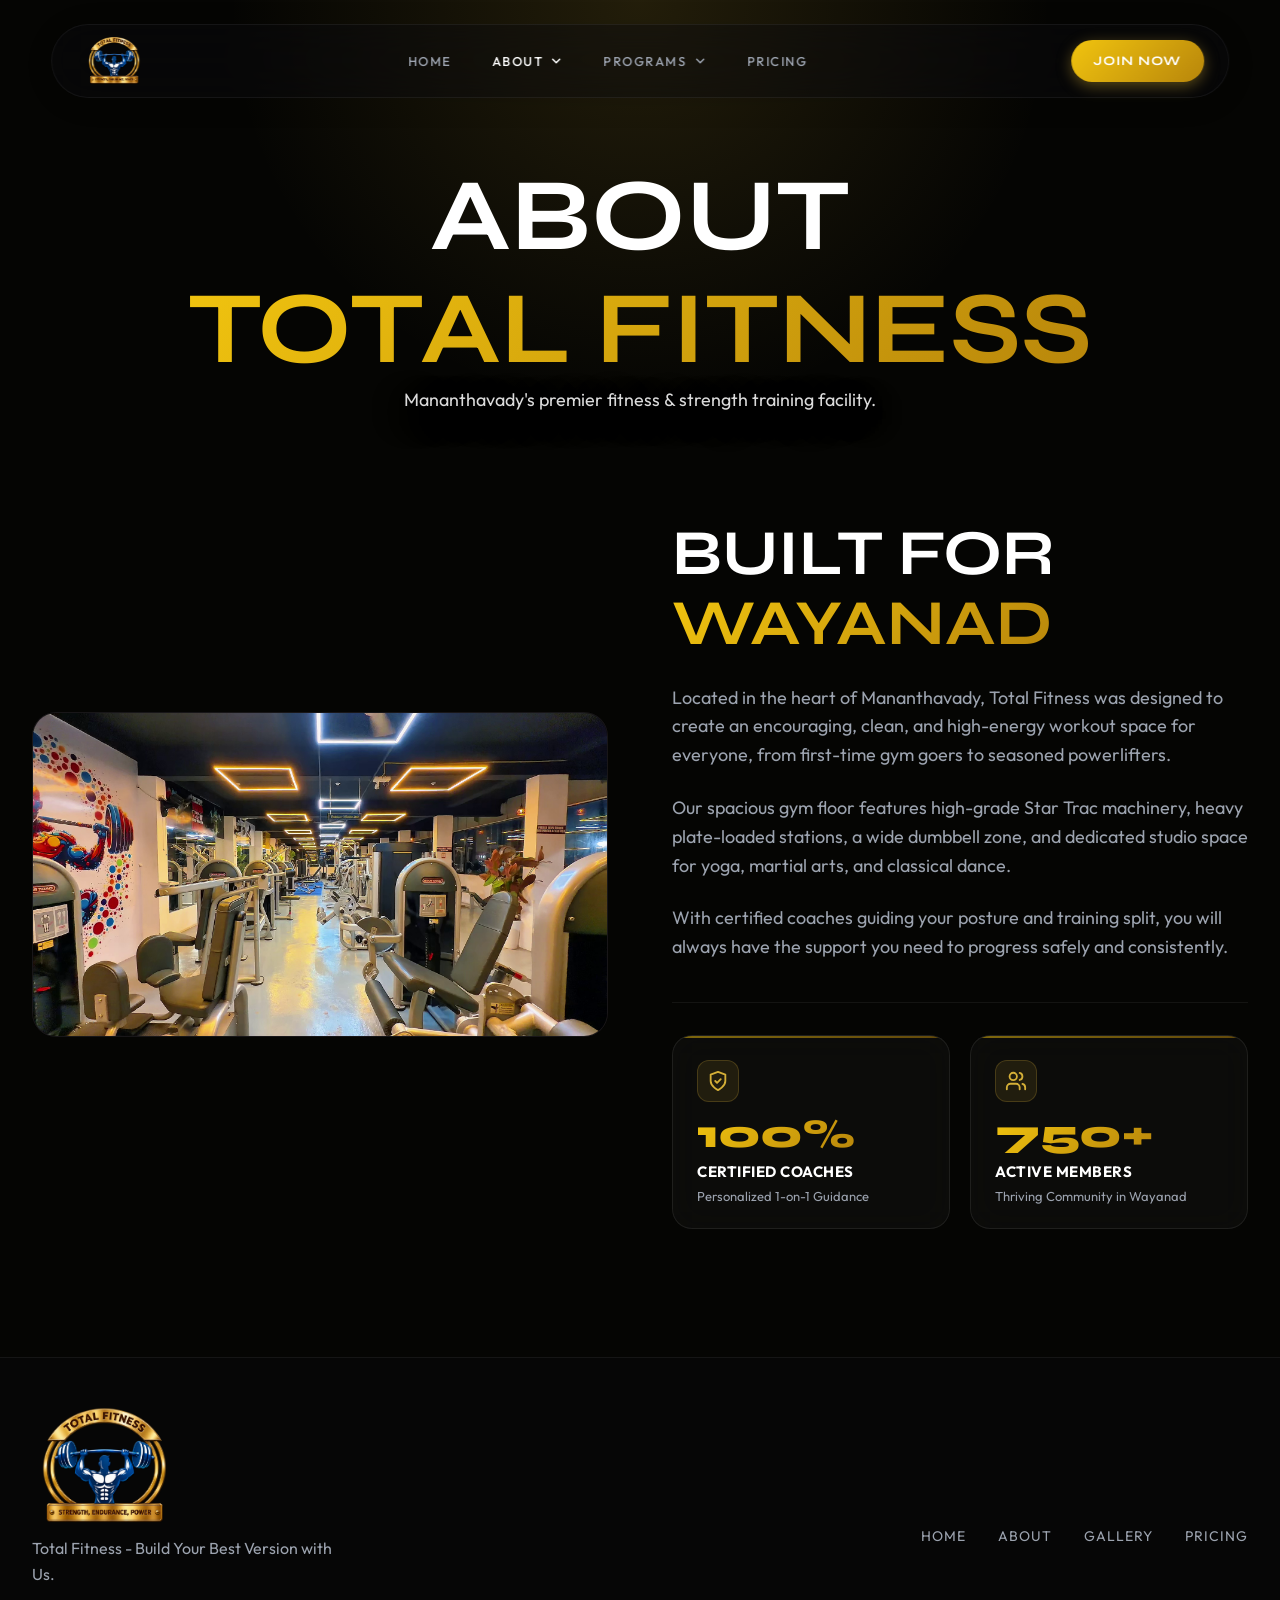
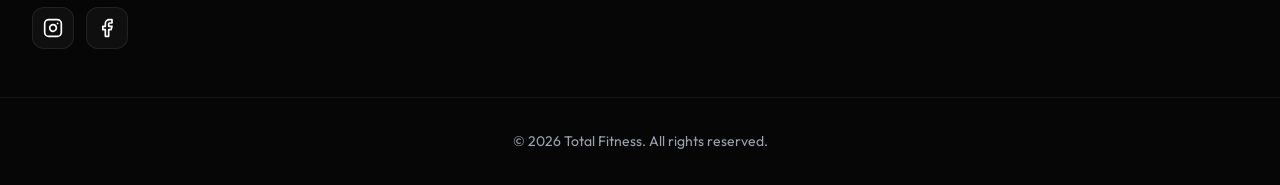
<file: about.html>
<!DOCTYPE html>
<html lang="en">
<head>
  <meta charset="UTF-8">
  <meta name="viewport" content="width=device-width, initial-scale=1.0">
  <title>About Us | Total Fitness</title>
  <meta name="description" content="Learn more about Total Fitness, the ideal place for fitness enthusiasts.">
  <link rel="preconnect" href="https://fonts.googleapis.com">
  <link rel="preconnect" href="https://fonts.gstatic.com" crossorigin>
  <link href="https://fonts.googleapis.com/css2?family=Outfit:wght@300;400;500;600;700;800&family=Syne:wght@600;700;800&display=swap" rel="stylesheet">
  <link rel="stylesheet" href="style.css">
  <style>
    .page-header {
      padding: 10rem 0 4rem;
      text-align: center;
      background: radial-gradient(circle at top center, rgba(212, 175, 55, 0.15), transparent 50%);
    }
  </style>
</head>
<body>
  <!-- Header -->
  <header class="glass-header" id="header">
    <div class="header-container">
      <a href="index.html" class="logo-wrapper">
        <img src="totalfitness assets/Total fitnesslogo.png" alt="Total Fitness Logo" class="brand-logo">
      </a>

      <nav class="main-nav">
        <a href="index.html#home" class="nav-link">Home</a>
        
        <!-- About Dropdown -->
        <div class="nav-dropdown">
          <button class="nav-dropdown-trigger" type="button" aria-haspopup="true" aria-expanded="false" style="color: var(--text-main);">
            About
            <svg class="chevron" viewBox="0 0 24 24" fill="none" stroke="currentColor" stroke-width="2.5" stroke-linecap="round" stroke-linejoin="round">
              <polyline points="6 9 12 15 18 9"></polyline>
            </svg>
          </button>
          <div class="dropdown-menu">
            <a href="about.html" class="dropdown-item">About Us</a>
            <a href="index.html#trainers" class="dropdown-item">Our Coaches</a>
            <a href="index.html#gallery" class="dropdown-item">Facility Gallery</a>
            <a href="index.html#reviews" class="dropdown-item">Member Reviews</a>
          </div>
        </div>

        <!-- Programs Dropdown -->
        <div class="nav-dropdown">
          <button class="nav-dropdown-trigger" type="button" aria-haspopup="true" aria-expanded="false">
            Programs
            <svg class="chevron" viewBox="0 0 24 24" fill="none" stroke="currentColor" stroke-width="2.5" stroke-linecap="round" stroke-linejoin="round">
              <polyline points="6 9 12 15 18 9"></polyline>
            </svg>
          </button>
          <div class="dropdown-menu">
            <a href="index.html#services" class="dropdown-item">Gym Services</a>
            <a href="index.html#classes" class="dropdown-item">Studio & Dance Classes</a>
            <a href="index.html#events" class="dropdown-item">Workshops & Events</a>
          </div>
        </div>

        <a href="index.html#pricing" class="nav-link">Pricing</a>
        <a href="index.html#location" class="btn-primary glow-btn mobile-cta-only">Join Now</a>
      </nav>

      <div class="header-actions">
        <a href="index.html#location" class="btn-primary glow-btn desktop-cta">Join Now</a>
        <button class="mobile-menu-btn" aria-label="Toggle Menu">
          <span></span><span></span><span></span>
        </button>
      </div>
    </div>
  </header>

  <main>
    <section class="page-header">
      <div class="container reveal-item">
        <h1>ABOUT <span class="gradient-text">TOTAL FITNESS</span></h1>
        <p class="hero-desc">Mananthavady's premier fitness & strength training facility.</p>
      </div>
    </section>

    <!-- About Us Content -->
    <section class="about-section section-pad" style="padding-top: 0;">
      <div class="container about-grid">
        <div class="about-image reveal-item delay-1">
          <img src="totalfitness assets/vlcsnap-2026-08-06-02h40m56s237.png" alt="About Total Fitness" class="glass-card" loading="lazy">
        </div>
        <div class="about-text reveal-item delay-2">
          <h2>BUILT FOR <span class="gradient-text">WAYANAD</span></h2>
          <p>Located in the heart of Mananthavady, Total Fitness was designed to create an encouraging, clean, and high-energy workout space for everyone, from first-time gym goers to seasoned powerlifters.</p>
          <p>Our spacious gym floor features high-grade Star Trac machinery, heavy plate-loaded stations, a wide dumbbell zone, and dedicated studio space for yoga, martial arts, and classical dance.</p>
          <p>With certified coaches guiding your posture and training split, you will always have the support you need to progress safely and consistently.</p>
          <div class="about-stats mt-4">
            <div class="stat-card">
              <div class="stat-icon-wrap">
                <svg width="22" height="22" viewBox="0 0 24 24" fill="none" stroke="currentColor" stroke-width="2" stroke-linecap="round" stroke-linejoin="round">
                  <path d="M12 22s8-4 8-10V5l-8-3-8 3v7c0 6 8 10 8 10z"/>
                  <path d="m9 12 2 2 4-4"/>
                </svg>
              </div>
              <div class="stat-info">
                <h3 class="stat-num gradient-text">100%</h3>
                <span class="stat-title">Certified Coaches</span>
                <p class="stat-sub">Personalized 1-on-1 Guidance</p>
              </div>
            </div>
            <div class="stat-card">
              <div class="stat-icon-wrap">
                <svg width="22" height="22" viewBox="0 0 24 24" fill="none" stroke="currentColor" stroke-width="2" stroke-linecap="round" stroke-linejoin="round">
                  <path d="M16 21v-2a4 4 0 0 0-4-4H6a4 4 0 0 0-4 4v2"/>
                  <circle cx="9" cy="7" r="4"/>
                  <path d="M22 21v-2a4 4 0 0 0-3-3.87"/>
                  <path d="M16 3.13a4 4 0 0 1 0 7.75"/>
                </svg>
              </div>
              <div class="stat-info">
                <h3 class="stat-num gradient-text">750+</h3>
                <span class="stat-title">Active Members</span>
                <p class="stat-sub">Thriving Community in Wayanad</p>
              </div>
            </div>
          </div>
        </div>
      </div>
    </section>
  </main>

  <footer class="footer">
    <div class="container footer-flex">
      <div class="footer-brand">
        <img src="totalfitness assets/Total fitnesslogo.png" alt="Total Fitness Logo">
        <p>Total Fitness - Build Your Best Version with Us.</p>
        <div class="social-links">
          <a href="https://www.instagram.com/total_fitness_mananthavady_?igsh=ZHhwd2cxZGR0ZDQy&utm_source=qr" target="_blank" rel="noopener noreferrer" class="social-btn instagram" aria-label="Follow us on Instagram">
            <svg width="20" height="20" viewBox="0 0 24 24" fill="none" stroke="currentColor" stroke-width="2" stroke-linecap="round" stroke-linejoin="round">
              <rect width="20" height="20" x="2" y="2" rx="5" ry="5"/>
              <path d="M16 11.37A4 4 0 1 1 12.63 8 4 4 0 0 1 16 11.37z"/>
              <line x1="17.5" x2="17.51" y1="6.5" y2="6.5"/>
            </svg>
          </a>
          <a href="https://www.facebook.com/share/1BiRn6otqE/?mibextid=wwXIfr" target="_blank" rel="noopener noreferrer" class="social-btn facebook" aria-label="Follow us on Facebook">
            <svg width="20" height="20" viewBox="0 0 24 24" fill="none" stroke="currentColor" stroke-width="2" stroke-linecap="round" stroke-linejoin="round">
              <path d="M18 2h-3a5 5 0 0 0-5 5v3H7v4h3v8h4v-8h3l1-4h-4V7a1 1 0 0 1 1-1h3z"/>
            </svg>
          </a>
        </div>
      </div>
      <div class="footer-links">
        <a href="index.html#home">Home</a>
        <a href="about.html">About</a>
        <a href="index.html#gallery">Gallery</a>
        <a href="index.html#pricing">Pricing</a>
      </div>
    </div>
    <div class="footer-bottom container">
      <p>&copy; 2026 Total Fitness. All rights reserved.</p>
    </div>
  </footer>

  <!-- Fixed Mobile Bottom Navigation Bar -->
  <aside class="mobile-bottom-bar" aria-label="Quick contact and actions">
    <a href="tel:+918606347114" class="mobile-bar-item" id="mobile-call-btn">
      <div class="mobile-bar-icon">
        <svg width="20" height="20" viewBox="0 0 24 24" fill="none" stroke="currentColor" stroke-width="2" stroke-linecap="round" stroke-linejoin="round">
          <path d="M22 16.92v3a2 2 0 0 1-2.18 2 19.79 19.79 0 0 1-8.63-3.07 19.5 19.5 0 0 1-6-6 19.79 19.79 0 0 1-3.07-8.67A2 2 0 0 1 4.11 2h3a2 2 0 0 1 2 1.72 12.84 12.84 0 0 0 .7 2.81 2 2 0 0 1-.45 2.11L8.09 9.91a16 16 0 0 0 6 6l1.27-1.27a2 2 0 0 1 2.11-.45 12.84 12.84 0 0 0 2.81.7A2 2 0 0 1 22 16.92z"/>
        </svg>
      </div>
      <span>CALL</span>
    </a>

    <a href="https://wa.me/918606347114?text=Hi%20Total%20Fitness%20Mananthavady!%20I%20would%20like%20more%20information%20on%20memberships%20and%20programs." target="_blank" rel="noopener noreferrer" class="mobile-bar-item" id="mobile-wa-btn">
      <div class="mobile-bar-icon">
        <svg width="20" height="20" viewBox="0 0 24 24" fill="currentColor">
          <path d="M.057 24l1.687-6.163c-1.041-1.804-1.588-3.849-1.587-5.946.003-6.556 5.338-11.891 11.893-11.891 3.181.001 6.167 1.24 8.413 3.488 2.245 2.248 3.481 5.236 3.48 8.414-.003 6.557-5.338 11.892-11.893 11.892-1.99-.001-3.951-.5-5.688-1.448l-6.305 1.654zm6.597-3.807c1.676.995 3.276 1.591 5.392 1.592 5.448 0 9.886-4.434 9.889-9.885.002-5.462-4.415-9.89-9.881-9.892-5.452 0-9.887 4.434-9.889 9.884-.001 2.225.651 3.891 1.746 5.634l-.999 3.648 3.742-.981zm11.387-5.464c-.074-.124-.272-.198-.57-.347-.297-.149-1.758-.868-2.031-.967-.272-.099-.47-.149-.669.149-.198.297-.768.967-.941 1.165-.173.198-.347.223-.644.074-.297-.149-1.255-.462-2.39-1.475-.883-.788-1.48-1.761-1.653-2.059-.173-.297-.018-.458.13-.606.134-.133.297-.347.446-.521.151-.172.2-.296.3-.495.099-.198.05-.372-.025-.521-.075-.148-.669-1.611-.916-2.206-.242-.579-.487-.501-.669-.51l-.57-.01c-.198 0-.52.074-.792.372s-1.04 1.016-1.04 2.479 1.065 2.876 1.213 3.074c.149.198 2.095 3.2 5.076 4.487.709.306 1.263.489 1.694.626.712.226 1.36.194 1.872.118.571-.085 1.758-.719 2.006-1.413.248-.695.248-1.29.173-1.414z"/>
        </svg>
      </div>
      <span>WHATSAPP</span>
    </a>

    <a href="https://maps.google.com/?q=Total+Fitness+gym+Mananthavady" target="_blank" rel="noopener noreferrer" class="mobile-bar-item" id="mobile-dir-btn">
      <div class="mobile-bar-icon">
        <svg width="20" height="20" viewBox="0 0 24 24" fill="none" stroke="currentColor" stroke-width="2" stroke-linecap="round" stroke-linejoin="round">
          <polygon points="3 11 22 2 13 21 11 13 3 11"/>
        </svg>
      </div>
      <span>DIRECTIONS</span>
    </a>

    <a href="index.html#free-trial" class="mobile-bar-item mobile-bar-highlight" id="mobile-join-btn">
      <div class="mobile-bar-icon">
        <svg width="20" height="20" viewBox="0 0 24 24" fill="none" stroke="currentColor" stroke-width="2.5" stroke-linecap="round" stroke-linejoin="round">
          <polygon points="13 2 3 14 12 14 11 22 21 10 12 10 13 2"/>
        </svg>
      </div>
      <span>JOIN</span>
    </a>
  </aside>

  <script src="script.js"></script>
</body>
</html>
</file>
<file: style.css>
/* ==========================================================================
   Total Fitness - Premium UI
   ========================================================================== */

:root {
  --bg-dark: #050503;
  --bg-glass: rgba(15, 10, 15, 0.6);
  --glass-border: rgba(255, 255, 255, 0.06);
  --accent-color: #d4af37;
  --accent-glow: rgba(212, 175, 55, 0.4);
  --accent-gradient: linear-gradient(135deg, #f1c40f 0%, #b8860b 100%);
  
  --text-main: #FFFFFF;
  --text-muted: #9CA3AF;
  
  --font-heading: 'Syne', sans-serif;
  --font-body: 'Outfit', sans-serif;
  
  --ts-fast: 0.3s cubic-bezier(0.4, 0, 0.2, 1);
  --ts-slow: 0.8s cubic-bezier(0.16, 1, 0.3, 1);
}

* {
  margin: 0;
  padding: 0;
  box-sizing: border-box;
}

html {
  scroll-behavior: smooth;
  font-size: 16px;
  overflow-x: hidden;
}

body {
  background-color: var(--bg-dark);
  color: var(--text-main);
  font-family: var(--font-body);
  line-height: 1.6;
  overflow-x: hidden;
}

section[id] {
  scroll-margin-top: 5.5rem;
}

/* Interactive elements use crisp native pointer */
a, button, select, [role="button"], .toggle-btn, .bento-item, .service-card, .class-card, .price-card, .trainer-card, .social-btn {
  cursor: pointer;
}

/* Typography */
h1, h2, h3, h4 {
  font-family: var(--font-heading);
  text-transform: uppercase;
  line-height: 1.1;
}

h1 { font-size: clamp(3rem, 8vw, 7rem); }
h2 { font-size: clamp(2.5rem, 5vw, 4.5rem); margin-bottom: 1.5rem; }
h3 { font-size: 1.75rem; margin-bottom: 1rem; }

.gradient-text {
  background: var(--accent-gradient);
  -webkit-background-clip: text;
  -webkit-text-fill-color: transparent;
  display: inline-block;
}

.container {
  max-width: 1400px;
  margin: 0 auto;
  padding: 0 2rem;
}

.section-pad {
  padding: 8rem 0;
}

.mt-4 { margin-top: 2rem; }

/* Buttons */
.btn-primary {
  display: inline-flex;
  align-items: center;
  justify-content: center;
  padding: 1rem 2.5rem;
  font-family: var(--font-heading);
  font-size: 1.125rem;
  font-weight: 700;
  letter-spacing: 1px;
  color: #fff;
  background: var(--accent-gradient);
  border: none;
  border-radius: 100px;
  text-decoration: none;
  text-transform: uppercase;
  transition: var(--ts-fast);
  cursor: none;
  position: relative;
  overflow: hidden;
  box-shadow: 0 4px 15px var(--accent-glow);
}

.hero-actions .btn-primary,
.hero-actions .btn-secondary {
  letter-spacing: 1.4px;
  box-shadow: 0 14px 38px rgba(212, 175, 55, 0.22);
}

.main-nav .btn-primary {
  padding: 0.6rem 1.75rem;
  font-size: 0.875rem;
}

.btn-primary:hover {
  transform: translateY(-3px);
  box-shadow: 0 10px 25px rgba(212, 175, 55, 0.6);
}

.btn-secondary {
  display: inline-flex;
  align-items: center;
  justify-content: center;
  padding: 1rem 2.25rem;
  min-height: 58px;
  font-family: var(--font-heading);
  font-size: 1rem;
  font-weight: 700;
  color: var(--text-main);
  border: 1px solid rgba(255,255,255,0.2);
  border-radius: 100px;
  background: rgba(255,255,255,0.08);
  backdrop-filter: blur(16px);
  -webkit-backdrop-filter: blur(16px);
  text-decoration: none;
  text-transform: uppercase;
  transition: var(--ts-fast);
  cursor: none;
}

.btn-secondary:hover {
  transform: translateY(-3px);
  border-color: rgba(212, 175, 55, 0.55);
  background: rgba(212, 175, 55, 0.12);
}

/* Glass Card */
.glass-card {
  background: var(--bg-glass);
  backdrop-filter: blur(20px);
  -webkit-backdrop-filter: blur(20px);
  border: 1px solid var(--glass-border);
  border-radius: 24px;
  padding: 3rem;
  transition: var(--ts-fast);
  position: relative;
  overflow: hidden;
}

.glass-card::after {
  content: '';
  position: absolute;
  top: 0; left: 0; width: 100%; height: 100%;
  background: radial-gradient(circle at top right, rgba(255,255,255,0.05), transparent 50%);
  pointer-events: none;
}

.glass-card:hover {
  transform: translateY(-10px);
  border-color: rgba(255,255,255,0.15);
  box-shadow: 0 20px 40px rgba(0,0,0,0.5);
}

/* Floating Pill Header */
.glass-header {
  position: fixed;
  top: 1.5rem;
  left: 50%;
  transform: translateX(-50%);
  width: 92%;
  max-width: 1280px;
  background: rgba(10, 10, 15, 0.4);
  backdrop-filter: blur(24px);
  -webkit-backdrop-filter: blur(24px);
  border: 1px solid var(--glass-border);
  border-radius: 100px;
  padding: 0.5rem 1.5rem 0.5rem 2rem;
  z-index: 100;
  transition: var(--ts-fast);
  box-shadow: 0 4px 30px rgba(0,0,0,0.1);
}

.glass-header.scrolled {
  top: 1rem;
  background: rgba(3, 3, 5, 0.92);
  box-shadow: 0 10px 30px rgba(0,0,0,0.6);
  border-color: rgba(255,255,255,0.1);
}

.glass-header.menu-open {
  border-radius: 20px 20px 0 0;
  background: rgba(10, 10, 15, 0.95);
  border-bottom: none;
}

.header-container {
  width: 100%;
  display: flex;
  justify-content: space-between;
  align-items: center;
  position: relative;
}

.logo-wrapper { 
  display: flex; 
  align-items: center; 
  padding: 4px 0; 
  flex: 0 0 auto;
}

.brand-logo { 
  max-height: 48px; 
  width: auto;
  object-fit: contain; 
  transition: transform 0.3s ease;
}
.brand-logo:hover {
  transform: scale(1.05);
}

/* Centered Navigation Menu */
.main-nav {
  display: flex;
  align-items: center;
  justify-content: center;
  gap: 2.5rem;
  flex: 1 1 auto;
  margin: 0 auto;
}

.header-actions {
  display: flex;
  align-items: center;
  gap: 1rem;
  flex: 0 0 auto;
}

.desktop-cta {
  display: inline-flex;
  padding: 0.65rem 1.4rem;
  font-size: 0.8125rem;
  letter-spacing: 1px;
}

.mobile-cta-only {
  display: none !important;
}

.nav-link {
  color: var(--text-muted);
  text-decoration: none;
  font-weight: 500;
  text-transform: uppercase;
  letter-spacing: 1.5px;
  font-size: 0.8rem;
  transition: var(--ts-fast);
}

.nav-link:hover {
  color: var(--text-main);
}

/* Navigation Dropdown */
.nav-dropdown {
  position: relative;
  display: flex;
  align-items: center;
}

.nav-dropdown-trigger {
  color: var(--text-muted);
  text-decoration: none;
  font-weight: 500;
  text-transform: uppercase;
  letter-spacing: 1.5px;
  font-size: 0.8rem;
  transition: var(--ts-fast);
  display: inline-flex;
  align-items: center;
  gap: 0.4rem;
  cursor: pointer;
  background: none;
  border: none;
  padding: 0.6rem 0;
  font-family: var(--font-body);
}

.nav-dropdown-trigger:hover,
.nav-dropdown:hover .nav-dropdown-trigger {
  color: var(--text-main);
}

.nav-dropdown-trigger .chevron {
  width: 14px;
  height: 14px;
  transition: transform 0.3s cubic-bezier(0.16, 1, 0.3, 1), color 0.3s ease;
}

.nav-dropdown:hover .nav-dropdown-trigger .chevron {
  transform: rotate(180deg);
  color: var(--accent-color);
}

.dropdown-menu {
  position: absolute;
  top: 100%;
  left: 50%;
  transform: translateX(-50%) translateY(12px);
  min-width: 220px;
  background: rgba(12, 10, 15, 0.96);
  backdrop-filter: blur(24px);
  -webkit-backdrop-filter: blur(24px);
  border: 1px solid var(--glass-border);
  border-radius: 16px;
  padding: 0.6rem;
  box-shadow: 0 15px 35px rgba(0, 0, 0, 0.7), 0 0 25px rgba(212, 175, 55, 0.1);
  opacity: 0;
  visibility: hidden;
  pointer-events: none;
  transition: all 0.25s cubic-bezier(0.16, 1, 0.3, 1);
  display: flex;
  flex-direction: column;
  gap: 0.25rem;
  z-index: 1000;
}

.dropdown-menu::before {
  content: '';
  position: absolute;
  top: -12px;
  left: 0;
  right: 0;
  height: 12px;
}

.nav-dropdown:hover .dropdown-menu,
.nav-dropdown:focus-within .dropdown-menu {
  opacity: 1;
  visibility: visible;
  pointer-events: auto;
  transform: translateX(-50%) translateY(4px);
}

.dropdown-item {
  display: flex;
  align-items: center;
  gap: 0.6rem;
  padding: 0.7rem 1rem;
  color: var(--text-muted);
  text-decoration: none;
  font-size: 0.8125rem;
  font-weight: 500;
  text-transform: uppercase;
  letter-spacing: 1px;
  border-radius: 10px;
  transition: var(--ts-fast);
  white-space: nowrap;
}

.dropdown-item:hover {
  background: rgba(212, 175, 55, 0.12);
  color: #fff;
  padding-left: 1.25rem;
}

.mobile-menu-btn {
  display: none;
  background: transparent;
  border: none;
  width: 44px;
  height: 44px;
  position: relative;
  cursor: pointer;
  padding: 0;
  align-items: center;
  justify-content: center;
  z-index: 101;
}
.mobile-menu-btn span {
  position: absolute;
  width: 24px;
  height: 2px;
  background: #fff;
  border-radius: 2px;
  transition: transform 0.3s cubic-bezier(0.16, 1, 0.3, 1), opacity 0.2s ease, top 0.3s cubic-bezier(0.16, 1, 0.3, 1), background-color 0.3s ease;
}
.mobile-menu-btn span:nth-child(1) { top: 14px; }
.mobile-menu-btn span:nth-child(2) { top: 21px; }
.mobile-menu-btn span:nth-child(3) { top: 28px; }

.mobile-menu-btn.is-active span:nth-child(1) {
  top: 21px;
  transform: rotate(45deg);
  background: var(--accent-color);
}
.mobile-menu-btn.is-active span:nth-child(2) {
  opacity: 0;
  transform: scaleX(0);
}
.mobile-menu-btn.is-active span:nth-child(3) {
  top: 21px;
  transform: rotate(-45deg);
  background: var(--accent-color);
}

/* Hero Section */
.hero-section {
  position: relative;
  min-height: 100dvh;
  padding: 12rem 0 6rem;
  display: flex;
  align-items: center;
  justify-content: center;
  text-align: center;
  overflow: hidden;
  isolation: isolate;
}

.hero-section::after {
  content: '';
  position: absolute;
  inset: 0;
  z-index: 0;
  pointer-events: none;
  background: radial-gradient(ellipse at center, rgba(5,5,3,0.8) 0%, rgba(5,5,3,0.3) 50%, rgba(5,5,3,0) 100%);
}

.hero-media {
  position: absolute;
  inset: 0;
  z-index: 0;
  background: #050503;
}

.hero-media iframe {
  position: absolute;
  top: 50%;
  left: 50%;
  width: 100vw;
  height: 56.25vw;
  min-width: 177.78vh;
  min-height: 100vh;
  transform: translate(-50%, -50%) scale(1.2);
  pointer-events: none;
  border: 0;
  filter: saturate(0.96) contrast(1.12) brightness(0.88);
}

.hero-grain {
  position: absolute;
  inset: 0;
  z-index: 2;
  pointer-events: none;
  opacity: 0.24;
  background-image:
    radial-gradient(circle at 20% 30%, rgba(255,255,255,0.08) 0 1px, transparent 1px),
    radial-gradient(circle at 80% 70%, rgba(255,255,255,0.06) 0 1px, transparent 1px);
  background-size: 3px 3px, 5px 5px;
  mix-blend-mode: overlay;
}

.hero-overlay {
  position: absolute; inset: 0; z-index: 1;
  background:
    linear-gradient(0deg, rgba(5,5,3,0.98) 0%, rgba(5,5,3,0.4) 50%, rgba(5,5,3,0.8) 100%),
    radial-gradient(circle at center, rgba(212,175,55,0.15), transparent 50%);
}

.hero-content {
  width: min(1150px, 100%);
  padding: 0 2rem;
  display: flex;
  flex-direction: column;
  align-items: center;
  position: relative;
  z-index: 4;
}

.hero-content::before {
  content: '';
  width: 4.5rem;
  height: 3px;
  margin-bottom: 1.6rem;
  border-radius: 999px;
  background: var(--accent-gradient);
  box-shadow: 0 0 28px rgba(212,175,55,0.5);
}

.hero-content h1 {
  display: flex;
  flex-direction: column;
  align-items: center;
  gap: 0.35rem;
  width: 100%;
  max-width: 1200px;
  margin-bottom: 1.25rem;
  text-align: center;
  text-shadow: 0 20px 65px rgba(0,0,0,0.55);
}

.hero-title-top {
  display: block;
  font-family: var(--font-heading);
  font-size: clamp(1.1rem, 2.5vw, 2.4rem);
  font-weight: 700;
  letter-spacing: clamp(1px, 0.3vw, 3px);
  color: #ffffff;
  line-height: 1.15;
  text-wrap: balance;
  max-width: 100%;
  overflow-wrap: break-word;
}

.hero-title-main {
  display: block;
  font-family: var(--font-heading);
  font-size: clamp(1.75rem, 5.2vw, 4.8rem);
  font-weight: 800;
  letter-spacing: -0.02em;
  line-height: 1.08;
  text-wrap: balance;
  max-width: 100%;
  overflow-wrap: break-word;
}

.badge {
  display: inline-block;
  padding: 0.55rem 1rem;
  background: rgba(8,8,6,0.48);
  border: 1px solid rgba(212,175,55,0.28);
  border-radius: 10px;
  color: rgba(255,255,255,0.86);
  font-size: 0.82rem;
  font-weight: 700;
  letter-spacing: 2.5px;
  margin-bottom: 1.35rem;
  backdrop-filter: blur(14px);
  -webkit-backdrop-filter: blur(14px);
  box-shadow: inset 0 1px 0 rgba(255,255,255,0.08);
}

.hero-desc {
  font-size: clamp(1rem, 1.4vw, 1.25rem);
  color: rgba(255,255,255,0.86);
  max-width: 780px;
  line-height: 1.65;
  margin: 0 auto 2.5rem;
  text-wrap: pretty;
  text-shadow: 0 10px 34px rgba(0,0,0,0.72);
}

.hero-actions {
  display: flex;
  align-items: center;
  justify-content: center;
  gap: 1rem;
  flex-wrap: wrap;
}

.hero-proof {
  display: flex;
  flex-wrap: wrap;
  justify-content: center;
  gap: 0.75rem;
  margin-top: 2.5rem;
}

.hero-proof span {
  padding: 0.75rem 1rem;
  border: 1px solid rgba(255,255,255,0.12);
  border-radius: 12px;
  color: rgba(255,255,255,0.74);
  background: rgba(8,8,6,0.42);
  backdrop-filter: blur(16px);
  -webkit-backdrop-filter: blur(16px);
  box-shadow: inset 0 1px 0 rgba(255,255,255,0.08);
}

.hero-proof strong {
  color: var(--accent-color);
  font-family: var(--font-heading);
  font-size: 1.15rem;
  margin-right: 0.25rem;
}

/* About Section */
.about-grid {
  display: grid;
  grid-template-columns: 1fr 1fr;
  gap: 4rem;
  align-items: center;
}

.about-image img {
  width: 100%;
  border-radius: 24px;
  object-fit: cover;
  padding: 0;
  display: block;
}

.about-text h2 {
  margin-bottom: 1.5rem;
}

.about-text p {
  color: var(--text-muted);
  font-size: 1.125rem;
  margin-bottom: 1.5rem;
}

.about-stats {
  display: grid;
  grid-template-columns: repeat(2, 1fr);
  gap: 1.25rem;
  margin-top: 2.5rem;
  border-top: 1px solid var(--glass-border);
  padding-top: 2rem;
}

.stat-card {
  background: rgba(255, 255, 255, 0.03);
  border: 1px solid rgba(255, 255, 255, 0.08);
  backdrop-filter: blur(16px);
  -webkit-backdrop-filter: blur(16px);
  border-radius: 20px;
  padding: 1.5rem 1.5rem;
  position: relative;
  overflow: hidden;
  transition: var(--ts-fast);
  display: flex;
  flex-direction: column;
  gap: 0.75rem;
}

.stat-card::before {
  content: '';
  position: absolute;
  top: 0;
  left: 0;
  right: 0;
  height: 2px;
  background: var(--accent-gradient);
  opacity: 0.5;
  transition: var(--ts-fast);
}

.stat-card:hover {
  transform: translateY(-4px);
  background: rgba(255, 255, 255, 0.06);
  border-color: rgba(212, 175, 55, 0.35);
  box-shadow: 0 12px 30px rgba(0, 0, 0, 0.4), 0 0 25px rgba(212, 175, 55, 0.12);
}

.stat-card:hover::before {
  opacity: 1;
  box-shadow: 0 0 10px var(--accent-color);
}

.stat-icon-wrap {
  width: 42px;
  height: 42px;
  border-radius: 12px;
  background: rgba(212, 175, 55, 0.1);
  border: 1px solid rgba(212, 175, 55, 0.22);
  display: flex;
  align-items: center;
  justify-content: center;
  color: var(--accent-color);
}

.stat-card .stat-num {
  font-size: 2.5rem;
  font-family: var(--font-heading);
  font-weight: 800;
  line-height: 1;
  margin-bottom: 0.35rem;
  letter-spacing: -0.5px;
}

.stat-card .stat-title {
  color: var(--text-main);
  font-weight: 700;
  font-size: 0.9375rem;
  text-transform: uppercase;
  letter-spacing: 0.5px;
  display: block;
}

.stat-card .stat-sub {
  color: var(--text-muted);
  font-size: 0.8125rem;
  margin: 0.25rem 0 0 0;
  line-height: 1.3;
}

/* Fallback for basic stat */
.stat h3 {
  font-size: 3.5rem;
  margin-bottom: 0.5rem;
  line-height: 1;
}

.stat span {
  color: var(--text-muted);
  text-transform: uppercase;
  font-size: 0.875rem;
  letter-spacing: 1px;
}

/* Features */
.section-title {
  text-align: center;
  margin-bottom: 5rem;
}
.section-title p {
  color: var(--text-muted);
  font-size: 1.25rem;
  max-width: 600px;
  margin: 0 auto;
}

.features-grid {
  display: grid;
  grid-template-columns: repeat(auto-fit, minmax(300px, 1fr));
  gap: 2rem;
}

.icon-wrapper {
  font-size: 3rem;
  margin-bottom: 1.5rem;
  display: inline-block;
  background: var(--accent-gradient);
  -webkit-background-clip: text;
  -webkit-text-fill-color: transparent;
}

.feature-card p {
  color: var(--text-muted);
}

/* Features */
.features-split {
  display: grid;
  grid-template-columns: 1fr 1.2fr;
  gap: 3rem;
  align-items: stretch;
}

.features-grid-vertical {
  display: flex;
  flex-direction: column;
  gap: 1.5rem;
}

.services-grid {
  display: grid;
  grid-template-columns: repeat(auto-fit, minmax(220px, 1fr));
  gap: 1.5rem;
}

.service-card {
  padding: 2.5rem 1.5rem;
  text-align: center;
  transition: all 0.3s ease;
  display: flex;
  flex-direction: column;
  align-items: center;
  justify-content: center;
}

.service-card:hover {
  transform: translateY(-8px);
  background: rgba(212, 175, 55, 0.08);
  border-color: rgba(212, 175, 55, 0.4);
  box-shadow: 0 10px 30px rgba(212, 175, 55, 0.15);
}

.service-icon {
  width: 58px;
  height: 58px;
  border-radius: 14px;
  background: rgba(212, 175, 55, 0.08);
  border: 1px solid rgba(212, 175, 55, 0.25);
  color: var(--accent-color);
  display: flex;
  align-items: center;
  justify-content: center;
  margin-bottom: 1.25rem;
  transition: all 0.3s ease;
}

.service-card:hover .service-icon {
  background: var(--accent-gradient);
  color: #000;
  border-color: transparent;
  transform: scale(1.06);
  box-shadow: 0 6px 20px rgba(212, 175, 55, 0.35);
}

.service-card h3 {
  font-size: 1.1rem;
  margin: 0;
  color: #fff;
  letter-spacing: 0.5px;
  font-weight: 600;
}

.glow-badge {
  background: var(--accent-gradient);
  color: #000;
  font-weight: 800;
  border: none;
  padding: 1rem 2.5rem;
  font-size: 1.2rem;
  box-shadow: 0 4px 15px var(--accent-glow);
  letter-spacing: 2px;
}

/* Gallery */
.gallery-section {
  background:
    radial-gradient(circle at 15% 20%, rgba(212,175,55,0.08), transparent 28%),
    linear-gradient(180deg, rgba(255,255,255,0.02), transparent 34%);
}

.bento-grid {
  display: grid;
  grid-template-columns: repeat(4, 1fr);
  grid-auto-rows: 230px;
  gap: 1rem;
}

.bento-item {
  position: relative;
  margin: 0;
  border-radius: 18px;
  overflow: hidden;
  border: 1px solid var(--glass-border);
  background: rgba(255,255,255,0.04);
  min-height: 0;
}

.bento-wide {
  grid-column: span 2;
}

.bento-tall {
  grid-row: span 2;
}

.bento-item img {
  width: 100%; height: 100%;
  object-fit: cover;
  transition: transform 0.8s cubic-bezier(0.16, 1, 0.3, 1), filter 0.8s;
  filter: saturate(0.96) brightness(0.82);
}

.bento-item::after {
  content: '';
  position: absolute;
  inset: 0;
  background: linear-gradient(180deg, transparent 45%, rgba(0,0,0,0.8));
  pointer-events: none;
}

.bento-item:hover img {
  transform: scale(1.08);
  filter: saturate(1.08) brightness(1.05);
}

.bento-item figcaption {
  position: absolute;
  left: 1rem;
  right: 1rem;
  bottom: 1rem;
  z-index: 1;
  margin: 0;
  color: #fff;
  font-family: var(--font-heading);
  font-size: 0.9rem;
  font-weight: 700;
  letter-spacing: 1px;
  text-transform: uppercase;
  text-shadow: 0 3px 18px rgba(0,0,0,0.7);
  transition: var(--ts-fast);
}

.bento-item:hover figcaption {
  color: var(--accent-color);
}

/* Pricing Section */
.pricing-note-banner {
  display: flex;
  align-items: center;
  justify-content: center;
  gap: 1rem;
  flex-wrap: wrap;
  width: fit-content;
  max-width: 90%;
  margin: 0 auto 3rem;
  padding: 0.75rem 1.75rem;
  background: rgba(255, 255, 255, 0.03);
  border: 1px solid rgba(212, 175, 55, 0.25);
  backdrop-filter: blur(16px);
  -webkit-backdrop-filter: blur(16px);
  border-radius: 100px;
  color: var(--text-muted);
  font-size: 0.95rem;
  box-shadow: 0 4px 20px rgba(0, 0, 0, 0.3);
}

.pricing-note-banner strong {
  color: var(--accent-color);
  font-family: var(--font-heading);
}

.pricing-note-banner .pricing-divider {
  color: rgba(255, 255, 255, 0.2);
}

/* Split Pricing Section */
.split-pricing {
  display: grid;
  grid-template-columns: repeat(auto-fit, minmax(280px, 1fr));
  gap: 2rem;
  max-width: 1000px;
  margin: 0 auto;
}

.price-card {
  text-align: left;
  position: relative;
  display: flex;
  flex-direction: column;
  padding: 3rem 2rem;
  height: 100%;
}

.highlight-card {
  border-color: var(--accent-color);
  box-shadow: 0 20px 50px rgba(212, 175, 55, 0.15);
}

.card-header-flex {
  display: flex;
  align-items: center;
  gap: 1.5rem;
  margin-bottom: 1rem;
}

.icon-avatar {
  background: rgba(212, 175, 55, 0.1);
  color: var(--accent-color);
  width: 60px;
  height: 60px;
  display: flex;
  align-items: center;
  justify-content: center;
  border-radius: 50%;
  border: 1px solid rgba(212, 175, 55, 0.25);
  flex-shrink: 0;
}

.highlight-icon {
  background: rgba(212, 175, 55, 0.18);
  border-color: rgba(212, 175, 55, 0.5);
}

.card-header-flex h3 {
  margin: 0;
  font-size: 2.5rem;
  line-height: 1.1;
  color: #fff;
  letter-spacing: -1px;
}

.couple-sub {
  color: var(--text-muted);
  margin-bottom: 2rem;
}

.pricing-toggle {
  display: flex;
  background: rgba(255,255,255,0.05);
  border: 1px solid rgba(255,255,255,0.1);
  border-radius: 100px;
  padding: 4px;
  margin: 2rem 0;
}

.toggle-btn {
  flex: 1;
  background: transparent;
  border: none;
  color: var(--text-muted);
  padding: 0.75rem 1rem;
  border-radius: 100px;
  font-size: 0.875rem;
  font-weight: 600;
  letter-spacing: 1px;
  cursor: pointer;
  transition: var(--ts-fast);
}

.toggle-btn.active {
  background: rgba(255,255,255,0.1);
  color: #fff;
}

.toggle-btn.highlight-bg.active {
  background: var(--accent-gradient);
  color: #fff;
}

.pricing-rows {
  display: flex;
  flex-direction: column;
  gap: 1.5rem;
  flex-grow: 1;
}

.p-row {
  display: flex;
  justify-content: space-between;
  align-items: flex-end;
  padding-bottom: 1.5rem;
  border-bottom: 1px dashed rgba(255,255,255,0.1);
}

.p-row:last-child {
  border-bottom: none;
  padding-bottom: 0;
}

.p-duration {
  font-weight: bold;
  font-size: 1.25rem;
  letter-spacing: 1px;
}

.p-cost {
  display: flex;
  align-items: flex-end;
  gap: 1rem;
}

.strike {
  text-decoration: line-through;
  color: var(--text-muted);
  font-size: 1rem;
  margin-bottom: 4px;
}

.cost {
  font-size: 2.5rem;
  font-family: var(--font-heading);
  line-height: 1;
  letter-spacing: -1px;
}

.highlight-text {
  color: var(--accent-color);
}

.plan-features {
  list-style: none;
  margin-bottom: 2rem;
}

.plan-features li {
  color: var(--text-muted);
  margin-bottom: 1rem;
  padding-bottom: 1rem;
  border-bottom: 1px solid rgba(255,255,255,0.05);
  display: flex;
  align-items: center;
  gap: 1rem;
}

.plan-features li:last-child {
  border-bottom: none;
}

.plan-features li.disabled {
  opacity: 0.4;
}

.check {
  color: var(--accent-color);
  font-weight: bold;
}

.cross {
  color: var(--text-muted);
}

/* Reviews Scroller */
.reviews-container {
  overflow: hidden;
  position: relative;
  height: 600px;
  max-width: 900px;
  margin: 0 auto;
  mask-image: linear-gradient(to bottom, transparent, black 15%, black 85%, transparent);
  -webkit-mask-image: linear-gradient(to bottom, transparent, black 15%, black 85%, transparent);
}

.reviews-track {
  display: flex;
  flex-direction: column;
  gap: 2rem;
  animation: scroll-vert 30s linear infinite;
}

.reviews-track:hover {
  animation-play-state: paused;
}

@keyframes scroll-vert {
  0% { transform: translateY(0); }
  100% { transform: translateY(calc(-50% - 1rem)); }
}

.review-card {
  padding: 2.5rem;
}

.stars {
  color: var(--accent-color);
  font-size: 1.25rem;
  letter-spacing: 3px;
  margin-bottom: 1.5rem;
}

.quote {
  font-size: 1.25rem;
  line-height: 1.8;
  margin-bottom: 2rem;
  font-style: italic;
}

.author {
  display: flex;
  justify-content: space-between;
  align-items: center;
  border-top: 1px solid var(--glass-border);
  padding-top: 1.5rem;
}

.author h4 {
  margin: 0;
  font-size: 1.125rem;
  color: var(--accent-color);
}

.author span {
  color: var(--text-muted);
  font-size: 0.875rem;
}

/* ==========================================================================
   Contact & WhatsApp Form Section
   ========================================================================== */
.contact-grid {
  display: grid;
  grid-template-columns: 1fr 1.15fr;
  gap: 3rem;
  align-items: start;
}

.contact-card, .contact-form-card {
  padding: 2.5rem;
}

.contact-sub {
  color: var(--text-muted);
  font-size: 1rem;
  margin-bottom: 2rem;
  line-height: 1.5;
}

.contact-items {
  display: flex;
  flex-direction: column;
  gap: 1.5rem;
  margin-bottom: 2rem;
}

.contact-item {
  display: flex;
  gap: 1rem;
  align-items: flex-start;
}

.contact-item strong {
  display: block;
  font-size: 0.9375rem;
  color: var(--text-main);
  margin-bottom: 0.2rem;
}

.contact-item p {
  color: var(--text-muted);
  font-size: 0.9375rem;
  margin: 0;
  line-height: 1.4;
}

.contact-item a {
  color: var(--accent-color);
  text-decoration: none;
  font-weight: 600;
  transition: var(--ts-fast);
}

.contact-item a:hover {
  text-decoration: underline;
}

.contact-icon {
  width: 44px;
  height: 44px;
  border-radius: 12px;
  background: rgba(212, 175, 55, 0.1);
  border: 1px solid rgba(212, 175, 55, 0.25);
  color: var(--accent-color);
  display: flex;
  align-items: center;
  justify-content: center;
  flex-shrink: 0;
}

.contact-actions-row {
  display: flex;
  align-items: center;
  justify-content: space-between;
  flex-wrap: wrap;
  gap: 1rem;
  border-top: 1px solid var(--glass-border);
  padding-top: 1.5rem;
}

.map-embed-wrapper {
  overflow: hidden;
  border-radius: 16px;
  border: 1px solid var(--glass-border);
}

.map-embed-wrapper iframe {
  display: block;
  filter: invert(90%) hue-rotate(180deg) contrast(1.1);
}

/* Contact Form */
.form-header {
  margin-bottom: 1.75rem;
}

.form-header p {
  color: var(--text-muted);
  font-size: 0.9375rem;
  margin-top: 0.5rem;
}

.contact-form {
  display: flex;
  flex-direction: column;
  gap: 1.25rem;
}

.form-group {
  display: flex;
  flex-direction: column;
  gap: 0.5rem;
}

.form-group label {
  font-size: 0.8125rem;
  font-weight: 600;
  text-transform: uppercase;
  letter-spacing: 0.5px;
  color: var(--text-main);
}

.form-control {
  width: 100%;
  padding: 0.9rem 1.15rem;
  background: rgba(255, 255, 255, 0.04);
  border: 1px solid rgba(255, 255, 255, 0.1);
  border-radius: 12px;
  color: #fff;
  font-family: var(--font-body);
  font-size: 0.95rem;
  transition: var(--ts-fast);
}

.form-control:focus {
  outline: none;
  border-color: var(--accent-color);
  background: rgba(255, 255, 255, 0.07);
  box-shadow: 0 0 20px var(--accent-glow);
}

.form-control::placeholder {
  color: rgba(255, 255, 255, 0.3);
}

.form-select {
  cursor: pointer;
  appearance: none;
  background-image: url("data:image/svg+xml;charset=UTF-8,%3csvg xmlns='http://www.w3.org/2000/svg' viewBox='0 0 24 24' fill='none' stroke='%23d4af37' stroke-width='2' stroke-linecap='round' stroke-linejoin='round'%3e%3cpolyline points='6 9 12 15 18 9'%3e%3c/polyline%3e%3c/svg%3e");
  background-repeat: no-repeat;
  background-position: right 1rem center;
  background-size: 1.2rem;
  padding-right: 2.5rem;
}

.form-select option {
  background-color: #0f0a0f;
  color: #fff;
  padding: 0.5rem;
}

textarea.form-control {
  resize: vertical;
  min-height: 80px;
}

.wa-submit-btn {
  width: 100%;
  justify-content: center;
  gap: 0.6rem;
  margin-top: 0.5rem;
  background: linear-gradient(135deg, #25D366 0%, #128C7E 100%);
  border: none;
  font-size: 1rem;
  padding: 1rem 1.5rem;
  cursor: pointer;
  box-shadow: 0 10px 25px rgba(37, 211, 102, 0.3);
  transition: var(--ts-fast);
}

.wa-submit-btn:hover {
  transform: translateY(-3px);
  box-shadow: 0 15px 35px rgba(37, 211, 102, 0.5);
  background: linear-gradient(135deg, #2ecc71 0%, #16a085 100%);
}

/* ==========================================================================
   Studio & Cultural Classes Section
   ========================================================================== */
.classes-grid {
  display: grid;
  grid-template-columns: repeat(auto-fit, minmax(320px, 1fr));
  gap: 2.5rem;
}

.class-card {
  background: var(--bg-glass);
  backdrop-filter: blur(20px);
  -webkit-backdrop-filter: blur(20px);
  border: 1px solid var(--glass-border);
  border-radius: 24px;
  overflow: hidden;
  display: flex;
  flex-direction: column;
  transition: var(--ts-fast);
  position: relative;
}

.class-card:hover {
  transform: translateY(-8px);
  border-color: rgba(212, 175, 55, 0.3);
  box-shadow: 0 20px 40px rgba(0, 0, 0, 0.6), 0 0 30px rgba(212, 175, 55, 0.15);
}

.class-img-box {
  position: relative;
  width: 100%;
  height: 240px;
  overflow: hidden;
}

.class-img-box img {
  width: 100%;
  height: 100%;
  object-fit: cover;
  transition: transform 0.6s cubic-bezier(0.16, 1, 0.3, 1);
}

.class-card:hover .class-img-box img {
  transform: scale(1.08);
}

.class-badge {
  position: absolute;
  top: 1rem;
  left: 1rem;
  background: rgba(5, 5, 3, 0.75);
  backdrop-filter: blur(10px);
  -webkit-backdrop-filter: blur(10px);
  border: 1px solid rgba(212, 175, 55, 0.4);
  color: #fff;
  font-size: 0.75rem;
  font-weight: 700;
  text-transform: uppercase;
  letter-spacing: 1px;
  padding: 0.4rem 0.9rem;
  border-radius: 100px;
}

.class-body {
  padding: 2rem;
  display: flex;
  flex-direction: column;
  flex: 1;
}

.class-body h3 {
  font-size: 1.5rem;
  margin-bottom: 0.75rem;
}

.class-body p {
  color: var(--text-muted);
  font-size: 0.9375rem;
  line-height: 1.5;
  margin-bottom: 1.5rem;
  flex: 1;
}

.class-meta {
  display: flex;
  align-items: center;
  justify-content: space-between;
  border-top: 1px solid var(--glass-border);
  padding-top: 1.25rem;
  margin-top: auto;
  font-size: 0.875rem;
  color: var(--text-muted);
}

.class-meta .schedule {
  display: flex;
  align-items: center;
  gap: 0.4rem;
  color: var(--accent-color);
  font-weight: 600;
}

/* ==========================================================================
   Events & Workshops Section
   ========================================================================== */
.events-grid {
  display: grid;
  grid-template-columns: repeat(auto-fit, minmax(340px, 1fr));
  gap: 2.5rem;
}

.event-card {
  background: var(--bg-glass);
  backdrop-filter: blur(20px);
  -webkit-backdrop-filter: blur(20px);
  border: 1px solid var(--glass-border);
  border-radius: 24px;
  overflow: hidden;
  display: flex;
  flex-direction: column;
  transition: var(--ts-fast);
}

.event-card:hover {
  transform: translateY(-8px);
  border-color: rgba(212, 175, 55, 0.35);
  box-shadow: 0 20px 40px rgba(0, 0, 0, 0.6), 0 0 30px rgba(212, 175, 55, 0.15);
}

.event-img-wrap {
  position: relative;
  height: 220px;
  overflow: hidden;
}

.event-img-wrap img {
  width: 100%;
  height: 100%;
  object-fit: cover;
  transition: transform 0.6s cubic-bezier(0.16, 1, 0.3, 1);
}

.event-card:hover .event-img-wrap img {
  transform: scale(1.08);
}

.event-date-badge {
  position: absolute;
  top: 1rem;
  right: 1rem;
  background: var(--accent-gradient);
  color: #000;
  font-weight: 800;
  font-family: var(--font-heading);
  padding: 0.5rem 0.9rem;
  border-radius: 12px;
  text-align: center;
  font-size: 0.8125rem;
  line-height: 1.1;
  box-shadow: 0 4px 15px rgba(0, 0, 0, 0.4);
}

.event-body {
  padding: 2rem;
  display: flex;
  flex-direction: column;
  flex: 1;
}

.event-category {
  color: var(--accent-color);
  font-size: 0.8125rem;
  font-weight: 700;
  text-transform: uppercase;
  letter-spacing: 1px;
  margin-bottom: 0.5rem;
}

.event-body h3 {
  font-size: 1.4rem;
  margin-bottom: 0.75rem;
}

.event-body p {
  color: var(--text-muted);
  font-size: 0.9375rem;
  margin-bottom: 1.5rem;
  flex: 1;
}

.event-footer {
  display: flex;
  align-items: center;
  justify-content: space-between;
  border-top: 1px solid var(--glass-border);
  padding-top: 1.25rem;
  margin-top: auto;
}

.event-location {
  display: flex;
  align-items: center;
  gap: 0.4rem;
  color: var(--text-muted);
  font-size: 0.8125rem;
}

/* ==========================================================================
   Meet Our Coaches Section
   ========================================================================== */
.trainers-grid {
  display: grid;
  grid-template-columns: repeat(auto-fit, minmax(270px, 1fr));
  gap: 2rem;
}

.trainer-card {
  background: var(--bg-glass);
  backdrop-filter: blur(20px);
  -webkit-backdrop-filter: blur(20px);
  border: 1px solid var(--glass-border);
  border-radius: 24px;
  overflow: hidden;
  padding: 1.75rem;
  display: flex;
  flex-direction: column;
  align-items: center;
  text-align: center;
  transition: var(--ts-fast);
  position: relative;
}

.trainer-card:hover {
  transform: translateY(-8px);
  border-color: rgba(212, 175, 55, 0.35);
  box-shadow: 0 20px 40px rgba(0, 0, 0, 0.6), 0 0 30px rgba(212, 175, 55, 0.15);
}

.trainer-avatar {
  width: 140px;
  height: 140px;
  border-radius: 50%;
  overflow: hidden;
  border: 3px solid rgba(212, 175, 55, 0.3);
  margin-bottom: 1.25rem;
  position: relative;
  transition: var(--ts-fast);
}

.trainer-card:hover .trainer-avatar {
  border-color: var(--accent-color);
  box-shadow: 0 0 20px var(--accent-glow);
}

.trainer-avatar img {
  width: 100%;
  height: 100%;
  object-fit: cover;
}

.trainer-role {
  color: var(--accent-color);
  font-size: 0.8125rem;
  font-weight: 700;
  text-transform: uppercase;
  letter-spacing: 1px;
  margin-bottom: 0.35rem;
}

.trainer-card h3 {
  font-size: 1.35rem;
  margin-bottom: 0.5rem;
}

.trainer-bio {
  color: var(--text-muted);
  font-size: 0.875rem;
  line-height: 1.4;
  margin-bottom: 1.25rem;
}

.trainer-tags {
  display: flex;
  flex-wrap: wrap;
  gap: 0.5rem;
  justify-content: center;
  margin-top: auto;
}

.trainer-tags span {
  background: rgba(255, 255, 255, 0.04);
  border: 1px solid rgba(255, 255, 255, 0.08);
  color: var(--text-muted);
  font-size: 0.75rem;
  font-weight: 600;
  padding: 0.3rem 0.75rem;
  border-radius: 100px;
}

/* Footer */
.footer {
  border-top: 1px solid var(--glass-border);
  padding: 4rem 0 2rem;
  background: rgba(10,10,15,0.3);
}

.footer-flex {
  display: flex;
  justify-content: space-between;
  align-items: center;
  flex-wrap: wrap;
  gap: 2rem;
  margin-bottom: 3rem;
}

.footer-brand img {
  height: 90px;
  transform: scale(1.3);
  transform-origin: left center;
  margin-bottom: 1rem;
}
.footer-brand p {
  color: var(--text-muted);
  max-width: 300px;
}

.social-links {
  display: flex;
  gap: 0.75rem;
  align-items: center;
  margin-top: 1.25rem;
}

.social-btn {
  display: inline-flex;
  align-items: center;
  justify-content: center;
  width: 42px;
  height: 42px;
  border-radius: 12px;
  background: rgba(255, 255, 255, 0.04);
  border: 1px solid rgba(255, 255, 255, 0.08);
  color: var(--text-main);
  text-decoration: none;
  transition: var(--ts-fast);
}

.social-btn svg {
  transition: transform 0.2s ease;
}

.social-btn:hover {
  transform: translateY(-3px);
}

.social-btn:hover svg {
  transform: scale(1.15);
}

.social-btn.instagram:hover {
  background: linear-gradient(45deg, #f09433 0%, #e6683c 25%, #dc2743 50%, #cc2366 75%, #bc1888 100%);
  border-color: transparent;
  color: #fff;
  box-shadow: 0 8px 25px rgba(225, 48, 108, 0.4);
}

.social-btn.facebook:hover {
  background: #1877f2;
  border-color: transparent;
  color: #fff;
  box-shadow: 0 8px 25px rgba(24, 119, 242, 0.4);
}

.footer-links {
  display: flex; gap: 2rem;
}
.footer-links a {
  color: var(--text-muted);
  text-decoration: none;
  text-transform: uppercase;
  font-size: 0.875rem;
  letter-spacing: 1px;
}
.footer-links a:hover {
  color: var(--text-main);
}

.footer-bottom {
  text-align: center;
  color: var(--text-muted);
  font-size: 0.875rem;
  border-top: 1px solid var(--glass-border);
  padding-top: 2rem;
}

/* Reveal Animations */
.reveal-item {
  opacity: 0;
  transform: translateY(40px);
  transition: all 0.8s cubic-bezier(0.16, 1, 0.3, 1);
}
.reveal-item.active {
  opacity: 1;
  transform: translateY(0);
}
.delay-1 { transition-delay: 0.1s; }
.delay-2 { transition-delay: 0.2s; }
.delay-3 { transition-delay: 0.3s; }
.delay-4 { transition-delay: 0.4s; }

/* ==========================================================================
   Responsive Design & Mobile Optimizations
   ========================================================================== */

@media (max-width: 1200px) {
  .main-nav {
    gap: 1.8rem;
  }
  .bento-grid {
    grid-template-columns: repeat(4, 1fr);
    grid-auto-rows: 200px;
  }
}

@media (max-width: 1024px) {
  .glass-header {
    width: 95%;
    padding: 0.5rem 1.25rem;
  }
  .main-nav {
    gap: 1.25rem;
  }
  .section-pad {
    padding: 6rem 0;
  }
  .hero-section {
    padding: 10rem 0 5rem;
  }
  .about-grid {
    grid-template-columns: 1fr;
    gap: 3rem;
  }
  .bento-grid {
    grid-template-columns: repeat(2, 1fr);
    grid-auto-rows: 220px;
  }
  .bento-wide,
  .bento-tall {
    grid-column: auto;
    grid-row: auto;
  }
  .contact-grid {
    grid-template-columns: 1fr;
    gap: 2.5rem;
  }
  .features-split {
    grid-template-columns: 1fr;
  }
}

@media (max-width: 991px) {
  /* Cursor Reset for Touch / Mobile */
  body, .btn-primary, .btn-secondary, .mobile-menu-btn, a, button, select, input, textarea {
    cursor: auto !important;
  }
  .btn-primary, .btn-secondary, .mobile-menu-btn, a, button, .toggle-btn, .nav-dropdown-trigger {
    cursor: pointer !important;
  }
  .cursor-dot, .cursor-outline {
    display: none !important;
  }

  /* Header & Navigation */
  .glass-header {
    width: calc(100% - 1.5rem);
    max-width: 100%;
    top: 0.75rem;
    padding: 0.5rem 1rem;
    border-radius: 100px;
    transition: all 0.3s cubic-bezier(0.16, 1, 0.3, 1);
  }

  .glass-header.menu-open {
    border-radius: 20px;
    background: rgba(10, 8, 12, 0.98);
    box-shadow: 0 20px 50px rgba(0, 0, 0, 0.8), 0 0 30px rgba(212, 175, 55, 0.15);
  }

  .desktop-cta {
    display: none !important;
  }

  .mobile-cta-only {
    display: flex !important;
  }

  .mobile-menu-btn {
    display: flex;
  }

  .main-nav {
    display: none;
    position: absolute;
    top: calc(100% + 0.5rem);
    left: 0;
    width: 100%;
    background: rgba(10, 8, 12, 0.98);
    backdrop-filter: blur(28px);
    -webkit-backdrop-filter: blur(28px);
    border: 1px solid var(--glass-border);
    border-radius: 20px;
    padding: 1.25rem 1.25rem 1.75rem;
    flex-direction: column;
    align-items: stretch;
    gap: 0.6rem;
    max-height: calc(85vh - 70px);
    overflow-y: auto;
    box-shadow: 0 25px 60px rgba(0, 0, 0, 0.9), 0 0 30px rgba(212, 175, 55, 0.1);
    z-index: 100;
  }

  .main-nav.mobile-open {
    display: flex;
    animation: menuSlideDown 0.3s cubic-bezier(0.16, 1, 0.3, 1) forwards;
  }

  @keyframes menuSlideDown {
    from {
      opacity: 0;
      transform: translateY(-10px) scale(0.98);
    }
    to {
      opacity: 1;
      transform: translateY(0) scale(1);
    }
  }

  .main-nav .nav-link {
    font-size: 0.9rem;
    padding: 0.75rem 1rem;
    border-radius: 12px;
    display: flex;
    align-items: center;
    background: rgba(255, 255, 255, 0.02);
    border: 1px solid rgba(255, 255, 255, 0.04);
  }

  .nav-dropdown {
    width: 100%;
    flex-direction: column;
    align-items: stretch;
    background: rgba(255, 255, 255, 0.02);
    border: 1px solid rgba(255, 255, 255, 0.04);
    border-radius: 12px;
    overflow: hidden;
  }

  .nav-dropdown-trigger {
    width: 100%;
    padding: 0.75rem 1rem;
    font-size: 0.9rem;
    justify-content: space-between;
    border: none;
    border-radius: 12px;
  }

  .nav-dropdown.open .nav-dropdown-trigger {
    color: var(--accent-color);
  }

  .dropdown-menu {
    position: static;
    transform: none !important;
    opacity: 0;
    visibility: hidden;
    height: 0;
    max-height: 0;
    overflow: hidden;
    pointer-events: none;
    background: rgba(0, 0, 0, 0.3);
    border: none;
    border-top: 1px solid rgba(255, 255, 255, 0.05);
    box-shadow: none;
    border-radius: 0;
    padding: 0;
    margin: 0;
    transition: all 0.3s ease;
  }

  .nav-dropdown.open .dropdown-menu {
    opacity: 1;
    visibility: visible;
    height: auto;
    max-height: 400px;
    pointer-events: auto;
    padding: 0.4rem;
  }

  .dropdown-item {
    padding: 0.65rem 0.85rem;
    font-size: 0.8125rem;
  }

  .main-nav .btn-primary {
    width: 100%;
    padding: 0.85rem;
    font-size: 0.9rem;
    margin-top: 0.4rem;
    justify-content: center;
  }
}

@media (max-width: 768px) {
  html {
    font-size: 15px;
  }

  .container {
    padding: 0 1.25rem;
  }

  .section-pad {
    padding: 4.5rem 0;
  }

  .section-title {
    margin-bottom: 2.75rem;
  }

  .section-title h2 {
    font-size: clamp(2rem, 7.5vw, 2.75rem);
    margin-bottom: 0.75rem;
  }

  .section-title p {
    font-size: 1rem;
    line-height: 1.5;
  }

  /* Hero Section */
  .hero-section {
    min-height: 100dvh;
    padding: 8rem 0 3.5rem;
    align-items: center;
  }

  .hero-media iframe {
    width: 100vw;
    height: 56.25vw;
    min-width: 177.78vh;
    min-height: 100vh;
    transform: translate(-50%, -50%) scale(1.6);
  }

  .hero-content {
    padding: 0 1rem;
  }

  .hero-content::before {
    width: 3rem;
    height: 2.5px;
    margin-bottom: 1rem;
  }

  .badge {
    font-size: 0.75rem;
    padding: 0.45rem 0.85rem;
    letter-spacing: 1.5px;
    margin-bottom: 1.25rem;
  }

  .hero-content h1 {
    display: flex;
    flex-direction: column;
    align-items: center;
    gap: 0.25rem;
    width: 100%;
    max-width: 100%;
    margin-bottom: 1rem;
  }

  .hero-title-top {
    font-size: clamp(0.85rem, 3.8vw, 1.25rem);
    letter-spacing: 1px;
    white-space: normal;
    text-wrap: balance;
    max-width: 100%;
    overflow-wrap: break-word;
  }

  .hero-title-main {
    font-size: clamp(1.45rem, 6.6vw, 2.4rem);
    letter-spacing: -0.01em;
    line-height: 1.12;
    white-space: normal;
    text-wrap: balance;
    max-width: 100%;
    overflow-wrap: break-word;
  }

  .hero-desc {
    font-size: 0.95rem;
    line-height: 1.6;
    margin-bottom: 1.75rem;
    padding: 0 0.5rem;
  }

  .hero-actions {
    flex-direction: column;
    width: 100%;
    max-width: 360px;
    gap: 0.75rem;
  }

  .hero-actions .btn-primary,
  .hero-actions .btn-secondary {
    width: 100%;
    padding: 0.85rem 1.5rem;
    font-size: 0.95rem;
    min-height: 52px;
  }

  .hero-proof {
    display: grid;
    grid-template-columns: repeat(2, 1fr);
    gap: 0.5rem;
    width: 100%;
    max-width: 380px;
    margin-top: 1.75rem;
  }

  .hero-proof span {
    padding: 0.6rem 0.75rem;
    font-size: 0.8rem;
    text-align: center;
    border-radius: 10px;
  }

  .hero-proof span:last-child {
    grid-column: span 2;
  }

  /* About Section */
  .about-grid {
    grid-template-columns: 1fr;
    gap: 2rem;
  }

  .about-image img {
    border-radius: 18px;
    max-height: 260px;
    width: 100%;
    object-fit: cover;
  }

  .about-text h2 {
    font-size: clamp(1.85rem, 6.5vw, 2.5rem);
    margin-bottom: 1rem;
  }

  .about-text p {
    font-size: 0.95rem;
    line-height: 1.6;
    margin-bottom: 1rem;
  }

  .about-stats {
    display: grid;
    grid-template-columns: repeat(2, 1fr);
    gap: 0.75rem;
    margin-top: 1.75rem;
    padding-top: 1.5rem;
  }

  .stat-card {
    padding: 1rem 0.75rem;
    border-radius: 16px;
    text-align: center;
    align-items: center;
    gap: 0.5rem;
  }

  .stat-icon-wrap {
    width: 36px;
    height: 36px;
    border-radius: 10px;
  }

  .stat-card .stat-num {
    font-size: 1.85rem;
    margin-bottom: 0.2rem;
  }

  .stat-card .stat-title {
    font-size: 0.8rem;
    letter-spacing: 0.2px;
  }

  .stat-card .stat-sub {
    font-size: 0.72rem;
    margin: 0;
  }

  /* Services Grid (Compact 2-Column Mobile Layout) */
  .services-grid {
    grid-template-columns: repeat(2, 1fr);
    gap: 0.75rem;
  }

  .service-card {
    padding: 1.35rem 0.75rem;
    border-radius: 16px;
    min-height: 120px;
  }

  .service-icon {
    width: 48px;
    height: 48px;
    margin-bottom: 0.6rem;
  }
  .service-icon svg {
    width: 22px;
    height: 22px;
  }

  .service-card h3 {
    font-size: 0.875rem;
    line-height: 1.25;
    letter-spacing: 0.5px;
  }

  .glow-badge {
    padding: 0.75rem 1.25rem;
    font-size: clamp(0.75rem, 3.2vw, 0.95rem);
    letter-spacing: 1px;
    border-radius: 100px;
    max-width: 100%;
    display: inline-block;
  }

  /* Classes Section */
  .classes-grid {
    grid-template-columns: 1fr;
    gap: 1.5rem;
  }

  .class-card {
    border-radius: 20px;
  }

  .class-img-box {
    height: 190px;
  }

  .class-badge {
    font-size: 0.7rem;
    padding: 0.35rem 0.75rem;
    top: 0.75rem;
    left: 0.75rem;
  }

  .class-body {
    padding: 1.35rem 1.25rem;
  }

  .class-body h3 {
    font-size: 1.25rem;
    margin-bottom: 0.5rem;
  }

  .class-body p {
    font-size: 0.875rem;
    line-height: 1.5;
    margin-bottom: 1rem;
  }

  .class-meta {
    flex-direction: column;
    align-items: flex-start;
    gap: 0.35rem;
    padding-top: 1rem;
    font-size: 0.8125rem;
  }

  /* Mobile Bento Gallery */
  .bento-grid {
    display: grid;
    grid-template-columns: repeat(2, 1fr);
    grid-auto-rows: 150px;
    gap: 0.75rem;
  }

  .bento-item {
    border-radius: 14px;
  }

  .bento-item.bento-wide:first-child {
    grid-column: span 2;
    grid-row: span 1;
    height: 190px;
  }

  .bento-item:nth-child(4) {
    grid-row: span 2;
    height: 100%;
  }

  .bento-item:last-child {
    grid-column: span 2;
    height: 170px;
  }

  .bento-item figcaption {
    font-size: 0.75rem;
    left: 0.75rem;
    bottom: 0.75rem;
    letter-spacing: 0.5px;
  }

  /* Events Section */
  .events-grid {
    grid-template-columns: 1fr;
    gap: 1.5rem;
  }

  .event-card {
    border-radius: 20px;
  }

  .event-img-wrap {
    height: 180px;
  }

  .event-date-badge {
    font-size: 0.75rem;
    padding: 0.4rem 0.75rem;
    top: 0.75rem;
    right: 0.75rem;
  }

  .event-body {
    padding: 1.35rem 1.25rem;
  }

  .event-category {
    font-size: 0.75rem;
  }

  .event-body h3 {
    font-size: 1.2rem;
    margin-bottom: 0.5rem;
  }

  .event-body p {
    font-size: 0.875rem;
    line-height: 1.5;
    margin-bottom: 1.25rem;
  }

  .event-footer {
    flex-direction: column;
    align-items: stretch;
    gap: 0.75rem;
    padding-top: 1rem;
  }

  .event-footer .btn-primary {
    width: 100%;
    justify-content: center;
    padding: 0.75rem 1rem !important;
    font-size: 0.875rem !important;
  }

  /* Trainers Section */
  .trainers-grid {
    grid-template-columns: 1fr;
    gap: 1.5rem;
  }

  .trainer-card {
    padding: 1.5rem 1.25rem;
    border-radius: 20px;
  }

  .trainer-avatar {
    width: 110px;
    height: 110px;
    margin-bottom: 1rem;
  }

  .trainer-role {
    font-size: 0.75rem;
  }

  .trainer-card h3 {
    font-size: 1.2rem;
    margin-bottom: 0.35rem;
  }

  .trainer-bio {
    font-size: 0.85rem;
    line-height: 1.5;
    margin-bottom: 1rem;
  }

  .trainer-tags span {
    font-size: 0.72rem;
    padding: 0.25rem 0.6rem;
  }

  /* Pricing Section */
  .pricing-note-banner {
    flex-direction: column;
    gap: 0.35rem;
    padding: 0.75rem 1.25rem;
    border-radius: 16px;
    font-size: 0.8125rem;
    text-align: center;
    margin-bottom: 2rem;
  }

  .pricing-divider {
    display: none;
  }

  .split-pricing {
    grid-template-columns: 1fr;
    gap: 1.5rem;
    max-width: 440px;
  }

  .price-card {
    padding: 1.75rem 1.25rem;
    border-radius: 20px;
  }

  .card-header-flex {
    flex-direction: row;
    text-align: left;
    align-items: center;
    gap: 1rem;
    margin-bottom: 0.5rem;
  }

  .icon-avatar {
    width: 56px;
    height: 56px;
    font-size: 2rem;
    flex-shrink: 0;
  }

  .card-header-flex h3 {
    font-size: 1.5rem;
    letter-spacing: 0;
    line-height: 1.15;
  }

  .couple-sub {
    font-size: 0.85rem;
    margin-bottom: 1.25rem;
  }

  .pricing-toggle {
    margin: 1.25rem 0;
    padding: 3px;
  }

  .toggle-btn {
    padding: 0.6rem 0.5rem;
    font-size: 0.75rem;
    letter-spacing: 0.5px;
  }

  .pricing-rows {
    gap: 1rem;
  }

  .p-row {
    padding-bottom: 1rem;
  }

  .p-duration {
    font-size: 0.95rem;
  }

  .cost {
    font-size: 1.75rem;
  }

  .strike {
    font-size: 0.85rem;
  }

  /* Reviews Section */
  .reviews-container {
    height: 440px;
  }

  .review-card {
    padding: 1.5rem 1.25rem;
    border-radius: 18px;
  }

  .stars {
    font-size: 1rem;
    margin-bottom: 1rem;
    letter-spacing: 2px;
  }

  .quote {
    font-size: 0.95rem;
    line-height: 1.6;
    margin-bottom: 1.25rem;
  }

  .author {
    padding-top: 1rem;
  }

  .author h4 {
    font-size: 0.95rem;
  }

  .author span {
    font-size: 0.8rem;
  }

  /* Contact & Form Section */
  .contact-card, .contact-form-card {
    padding: 1.5rem 1.25rem;
    border-radius: 20px;
  }

  .contact-card h3, .contact-form-card h3 {
    font-size: 1.35rem;
  }

  .contact-sub {
    font-size: 0.875rem;
    margin-bottom: 1.5rem;
  }

  .contact-items {
    gap: 1rem;
    margin-bottom: 1.5rem;
  }

  .contact-icon {
    width: 38px;
    height: 38px;
    font-size: 1.1rem;
    border-radius: 10px;
  }

  .contact-item strong {
    font-size: 0.875rem;
  }

  .contact-item p {
    font-size: 0.85rem;
  }

  .contact-actions-row {
    flex-direction: column;
    align-items: stretch;
    gap: 1rem;
    padding-top: 1.25rem;
  }

  .contact-actions-row .btn-primary {
    width: 100%;
    justify-content: center;
    padding: 0.75rem 1.25rem !important;
  }

  .contact-actions-row .social-links {
    justify-content: center;
    margin: 0;
  }

  .map-embed-wrapper iframe {
    height: 190px;
  }

  .form-group label {
    font-size: 0.75rem;
  }

  .form-control, .form-select, textarea.form-control {
    font-size: 16px;
    padding: 0.75rem 1rem;
    border-radius: 10px;
  }

  .wa-submit-btn {
    padding: 0.85rem;
    font-size: 0.95rem;
  }

  /* Footer */
  .footer {
    padding: 3rem 0 1.5rem;
  }

  .footer-flex {
    flex-direction: column;
    text-align: center;
    gap: 1.5rem;
    margin-bottom: 2rem;
  }

  .footer-brand img {
    height: 60px;
    transform: none;
    margin: 0 auto 0.75rem;
  }

  .footer-brand p {
    font-size: 0.85rem;
    margin: 0 auto;
  }

  .footer-brand .social-links {
    justify-content: center;
    margin-top: 1rem;
  }

  .footer-links {
    display: grid;
    grid-template-columns: repeat(3, 1fr);
    gap: 0.6rem 0.75rem;
    width: 100%;
    max-width: 360px;
    margin: 0 auto;
  }

  .footer-links a {
    font-size: 0.78rem;
    padding: 0.25rem;
  }

  .footer-bottom {
    padding-top: 1.5rem;
    font-size: 0.78rem;
  }

  /* About Page Responsive */
  .page-header {
    padding: 7.5rem 0 3rem !important;
  }

  .page-header h1 {
    font-size: clamp(2rem, 8vw, 2.75rem) !important;
  }
}

@media (max-width: 380px) {
  .container {
    padding: 0 0.85rem;
  }

  .hero-title-top {
    font-size: 0.8rem;
    letter-spacing: 0.5px;
    white-space: normal;
    text-wrap: balance;
    overflow-wrap: break-word;
  }
  .hero-title-main {
    font-size: 1.25rem;
    letter-spacing: -0.02em;
    line-height: 1.15;
    white-space: normal;
    text-wrap: balance;
    overflow-wrap: break-word;
  }

  .services-grid {
    gap: 0.5rem;
  }

  .service-card {
    padding: 1.15rem 0.5rem;
  }

  .service-card h3 {
    font-size: 0.8rem;
  }

  .stat-card .stat-num {
    font-size: 1.6rem;
  }

  .footer-links {
    grid-template-columns: repeat(2, 1fr);
  }
}

/* ==========================================================================
   Why Choose Total Fitness Section
   ========================================================================== */
.why-choose-section {
  background: radial-gradient(circle at center, rgba(212, 175, 55, 0.05) 0%, transparent 70%);
  position: relative;
}

.why-grid {
  display: grid;
  grid-template-columns: repeat(4, 1fr);
  gap: 1.5rem;
  margin-top: 3rem;
}

.why-card {
  position: relative;
  padding: 2rem 1.75rem;
  background: rgba(18, 18, 16, 0.65);
  border: 1px solid rgba(255, 255, 255, 0.08);
  border-radius: 18px;
  backdrop-filter: blur(16px);
  -webkit-backdrop-filter: blur(16px);
  transition: all 0.35s cubic-bezier(0.16, 1, 0.3, 1);
  display: flex;
  flex-direction: column;
  overflow: hidden;
}

.why-card::before {
  content: '';
  position: absolute;
  top: 0;
  left: 0;
  right: 0;
  height: 2px;
  background: linear-gradient(90deg, transparent, rgba(212, 175, 55, 0.4), transparent);
  opacity: 0;
  transition: opacity 0.35s ease;
}

.why-card:hover {
  transform: translateY(-6px);
  border-color: rgba(212, 175, 55, 0.35);
  box-shadow: 0 16px 36px rgba(0, 0, 0, 0.45), 0 0 24px rgba(212, 175, 55, 0.12);
}

.why-card:hover::before {
  opacity: 1;
}

.why-card-top {
  display: flex;
  align-items: center;
  justify-content: space-between;
  margin-bottom: 1.25rem;
}

.why-num {
  font-family: var(--font-heading);
  font-size: 1.4rem;
  font-weight: 800;
  color: var(--accent-color);
  opacity: 0.85;
}

.why-icon {
  width: 44px;
  height: 44px;
  border-radius: 12px;
  background: rgba(212, 175, 55, 0.1);
  border: 1px solid rgba(212, 175, 55, 0.22);
  display: flex;
  align-items: center;
  justify-content: center;
  color: var(--accent-color);
}

.why-card h3 {
  font-size: 1.15rem;
  font-weight: 700;
  margin-bottom: 0.6rem;
  color: #ffffff;
  line-height: 1.3;
}

.why-card p {
  font-size: 0.92rem;
  color: rgba(255, 255, 255, 0.72);
  line-height: 1.55;
  margin: 0;
}

.why-closing-banner {
  margin-top: 3.5rem;
  padding: 1.75rem 2.5rem;
  background: linear-gradient(135deg, rgba(28, 26, 20, 0.85), rgba(18, 18, 16, 0.92));
  border: 1px solid rgba(212, 175, 55, 0.32);
  border-radius: 16px;
  text-align: center;
  box-shadow: 0 14px 40px rgba(0, 0, 0, 0.35);
}

.why-closing-banner p {
  font-family: var(--font-heading);
  font-size: clamp(1.1rem, 2vw, 1.45rem);
  font-weight: 700;
  letter-spacing: 0.5px;
  color: #ffffff;
  margin: 0;
}

.why-closing-banner p span {
  color: var(--accent-color);
}

/* ==========================================================================
   Free Trial Section
   ========================================================================== */
.trial-section {
  padding: 4rem 0 6rem;
  position: relative;
}

.trial-card {
  position: relative;
  padding: 4rem 3.5rem;
  background: radial-gradient(circle at top right, rgba(212, 175, 55, 0.15), transparent 60%),
              linear-gradient(135deg, rgba(24, 22, 18, 0.95), rgba(14, 14, 12, 0.98));
  border: 1px solid rgba(212, 175, 55, 0.35);
  border-radius: 24px;
  box-shadow: 0 24px 60px rgba(0, 0, 0, 0.55), 0 0 35px rgba(212, 175, 55, 0.08);
  overflow: hidden;
  text-align: center;
}

.trial-content {
  max-width: 780px;
  margin: 0 auto;
  position: relative;
  z-index: 2;
}

.trial-content h2 {
  font-size: clamp(2rem, 4vw, 3.2rem);
  margin-bottom: 1.2rem;
  color: #ffffff;
}

.trial-desc {
  font-size: clamp(1.05rem, 1.6vw, 1.25rem);
  color: rgba(255, 255, 255, 0.84);
  line-height: 1.65;
  margin-bottom: 2rem;
}

.trial-features {
  display: flex;
  flex-wrap: wrap;
  justify-content: center;
  gap: 1rem;
  margin-bottom: 2.5rem;
}

.trial-pill {
  display: inline-flex;
  align-items: center;
  gap: 0.5rem;
  padding: 0.6rem 1.15rem;
  background: rgba(255, 255, 255, 0.06);
  border: 1px solid rgba(212, 175, 55, 0.25);
  border-radius: 50px;
  font-size: 0.88rem;
  font-weight: 600;
  color: rgba(255, 255, 255, 0.9);
}

.trial-pill svg {
  color: var(--accent-color);
}

.trial-actions {
  display: flex;
  justify-content: center;
  gap: 1.25rem;
}

.trial-actions .btn-primary {
  padding: 1.15rem 3rem;
  font-size: 1.15rem;
  gap: 0.65rem;
}

/* ==========================================================================
   Prominent Google Rating & Authentic Reviews Grid
   ========================================================================== */
.google-rating-wrap {
  display: inline-flex;
  align-items: center;
  gap: 1.25rem;
  padding: 1rem 2rem;
  background: rgba(20, 20, 18, 0.7);
  border: 1px solid rgba(212, 175, 55, 0.3);
  border-radius: 50px;
  margin: 1.25rem auto 1.75rem;
  backdrop-filter: blur(14px);
  -webkit-backdrop-filter: blur(14px);
  box-shadow: 0 10px 30px rgba(0, 0, 0, 0.3);
}

.google-g-icon {
  width: 36px;
  height: 36px;
  flex-shrink: 0;
}

.google-rating-info {
  display: flex;
  align-items: center;
  gap: 1rem;
  text-align: left;
}

.google-score-box {
  display: flex;
  align-items: baseline;
  gap: 0.3rem;
}

.google-score {
  font-family: var(--font-heading);
  font-size: 1.85rem;
  font-weight: 800;
  color: #ffffff;
  line-height: 1;
}

.google-stars {
  color: #FFB800;
  font-size: 1.15rem;
  letter-spacing: 2px;
}

.google-meta {
  border-left: 1px solid rgba(255, 255, 255, 0.15);
  padding-left: 1rem;
}

.google-label {
  display: block;
  font-weight: 700;
  font-size: 0.95rem;
  color: #ffffff;
}

.google-sub {
  display: block;
  font-size: 0.8rem;
  color: var(--accent-color);
}

.reviews-grid {
  display: grid;
  grid-template-columns: repeat(3, 1fr);
  gap: 1.75rem;
  margin-top: 3.5rem;
}

.review-card-item {
  padding: 2.25rem 2rem;
  background: rgba(18, 18, 16, 0.65);
  border: 1px solid rgba(255, 255, 255, 0.08);
  border-radius: 18px;
  backdrop-filter: blur(16px);
  -webkit-backdrop-filter: blur(16px);
  display: flex;
  flex-direction: column;
  justify-content: space-between;
  transition: all 0.3s ease;
}

.review-card-item:hover {
  transform: translateY(-5px);
  border-color: rgba(212, 175, 55, 0.35);
  box-shadow: 0 14px 34px rgba(0, 0, 0, 0.45);
}

.review-card-header {
  display: flex;
  align-items: center;
  justify-content: space-between;
  margin-bottom: 1.25rem;
}

.review-stars {
  color: #FFB800;
  font-size: 1.1rem;
  letter-spacing: 2px;
}

.google-verified-tag {
  display: inline-flex;
  align-items: center;
  gap: 0.35rem;
  font-size: 0.75rem;
  font-weight: 600;
  color: rgba(255, 255, 255, 0.6);
  background: rgba(255, 255, 255, 0.05);
  padding: 0.25rem 0.6rem;
  border-radius: 20px;
}

.review-card-item .quote {
  font-size: 1rem;
  line-height: 1.65;
  color: rgba(255, 255, 255, 0.88);
  margin-bottom: 1.75rem;
  font-style: normal;
  flex-grow: 1;
}

.review-card-author {
  display: flex;
  align-items: center;
  justify-content: space-between;
  border-top: 1px solid rgba(255, 255, 255, 0.08);
  padding-top: 1.2rem;
}

.review-card-author h4 {
  font-size: 1rem;
  font-weight: 700;
  color: var(--accent-color);
  margin: 0;
}

.review-card-author span {
  font-size: 0.8rem;
  color: var(--text-muted);
}

/* ==========================================================================
   Responsive Rules for New Sections
   ========================================================================== */
@media (max-width: 1200px) {
  .why-grid {
    grid-template-columns: repeat(2, 1fr);
  }
  .reviews-grid {
    grid-template-columns: repeat(2, 1fr);
  }
}

@media (max-width: 768px) {
  .why-grid {
    grid-template-columns: 1fr;
    gap: 1rem;
  }
  .trial-card {
    padding: 3rem 1.5rem;
  }
  .trial-features {
    flex-direction: column;
    align-items: center;
  }
  .google-rating-wrap {
    flex-direction: column;
    padding: 1.25rem 1.5rem;
    gap: 0.75rem;
    text-align: center;
  }
  .google-rating-info {
    flex-direction: column;
    gap: 0.5rem;
    text-align: center;
  }
  .google-meta {
    border-left: none;
    border-top: 1px solid rgba(255, 255, 255, 0.1);
    padding-left: 0;
    padding-top: 0.5rem;
  }
  .reviews-grid {
    grid-template-columns: 1fr;
    gap: 1.25rem;
  }
  .why-closing-banner {
    padding: 1.5rem 1.25rem;
  }
}

/* ==========================================================================
   Walkthrough Video Showcase
   ========================================================================== */
.gallery-video-showcase {
  margin-bottom: 3.5rem;
}

.gallery-video-card {
  position: relative;
  border-radius: 20px;
  overflow: hidden;
  border: 1px solid rgba(212, 175, 55, 0.35);
  background: rgba(18, 18, 16, 0.8);
  backdrop-filter: blur(16px);
  -webkit-backdrop-filter: blur(16px);
  box-shadow: 0 20px 50px rgba(0, 0, 0, 0.5), 0 0 30px rgba(212, 175, 55, 0.08);
}

.gallery-video-header {
  padding: 1.25rem 1.75rem;
  border-bottom: 1px solid rgba(255, 255, 255, 0.08);
  display: flex;
  align-items: center;
  justify-content: space-between;
  background: rgba(0, 0, 0, 0.25);
  flex-wrap: wrap;
  gap: 0.75rem;
}

.gallery-video-header-left {
  display: flex;
  align-items: center;
  gap: 0.75rem;
}

.gallery-video-header-left h3 {
  margin: 0;
  font-size: 1.1rem;
  color: #ffffff;
}

.gallery-video-wrap {
  position: relative;
  width: 100%;
  padding-bottom: 48%;
  height: 0;
  overflow: hidden;
  background: #000000;
}

.gallery-video-wrap iframe {
  position: absolute;
  top: 0;
  left: 0;
  width: 100%;
  height: 100%;
  border: 0;
}

@media (max-width: 991px) {
  .gallery-video-wrap {
    padding-bottom: 56.25%;
  }
}

/* ==========================================================================
   Fixed Mobile Bottom Navigation Bar (CALL | WHATSAPP | DIRECTIONS | JOIN)
   ========================================================================== */
.mobile-bottom-bar {
  display: none;
}

@media (max-width: 768px) {
  .mobile-bottom-bar {
    display: grid;
    grid-template-columns: repeat(4, 1fr);
    position: fixed;
    bottom: 0;
    left: 0;
    right: 0;
    z-index: 99999;
    background: rgba(14, 13, 10, 0.96);
    backdrop-filter: blur(20px);
    -webkit-backdrop-filter: blur(20px);
    border-top: 1px solid rgba(212, 175, 55, 0.35);
    padding: 0.5rem 0.25rem;
    padding-bottom: max(0.5rem, env(safe-area-inset-bottom));
    box-shadow: 0 -8px 25px rgba(0, 0, 0, 0.7);
  }

  .mobile-bar-item {
    display: flex;
    flex-direction: column;
    align-items: center;
    justify-content: center;
    gap: 0.25rem;
    padding: 0.4rem 0.15rem;
    color: rgba(255, 255, 255, 0.75);
    text-decoration: none;
    font-family: var(--font-heading);
    font-size: 0.68rem;
    font-weight: 700;
    letter-spacing: 0.6px;
    transition: all 0.2s ease;
    border-radius: 8px;
  }

  .mobile-bar-item:active {
    background: rgba(255, 255, 255, 0.08);
  }

  .mobile-bar-icon {
    display: flex;
    align-items: center;
    justify-content: center;
    width: 26px;
    height: 26px;
    color: var(--accent-color);
  }

  .mobile-bar-item.mobile-bar-highlight {
    background: var(--accent-gradient);
    border-radius: 10px;
    box-shadow: 0 0 16px rgba(212, 175, 55, 0.4);
  }

  .mobile-bar-item.mobile-bar-highlight .mobile-bar-icon {
    color: #000000;
  }

  .mobile-bar-item.mobile-bar-highlight span {
    color: #000000;
    font-weight: 800;
  }

  body {
    padding-bottom: 68px;
  }
}
</file>
